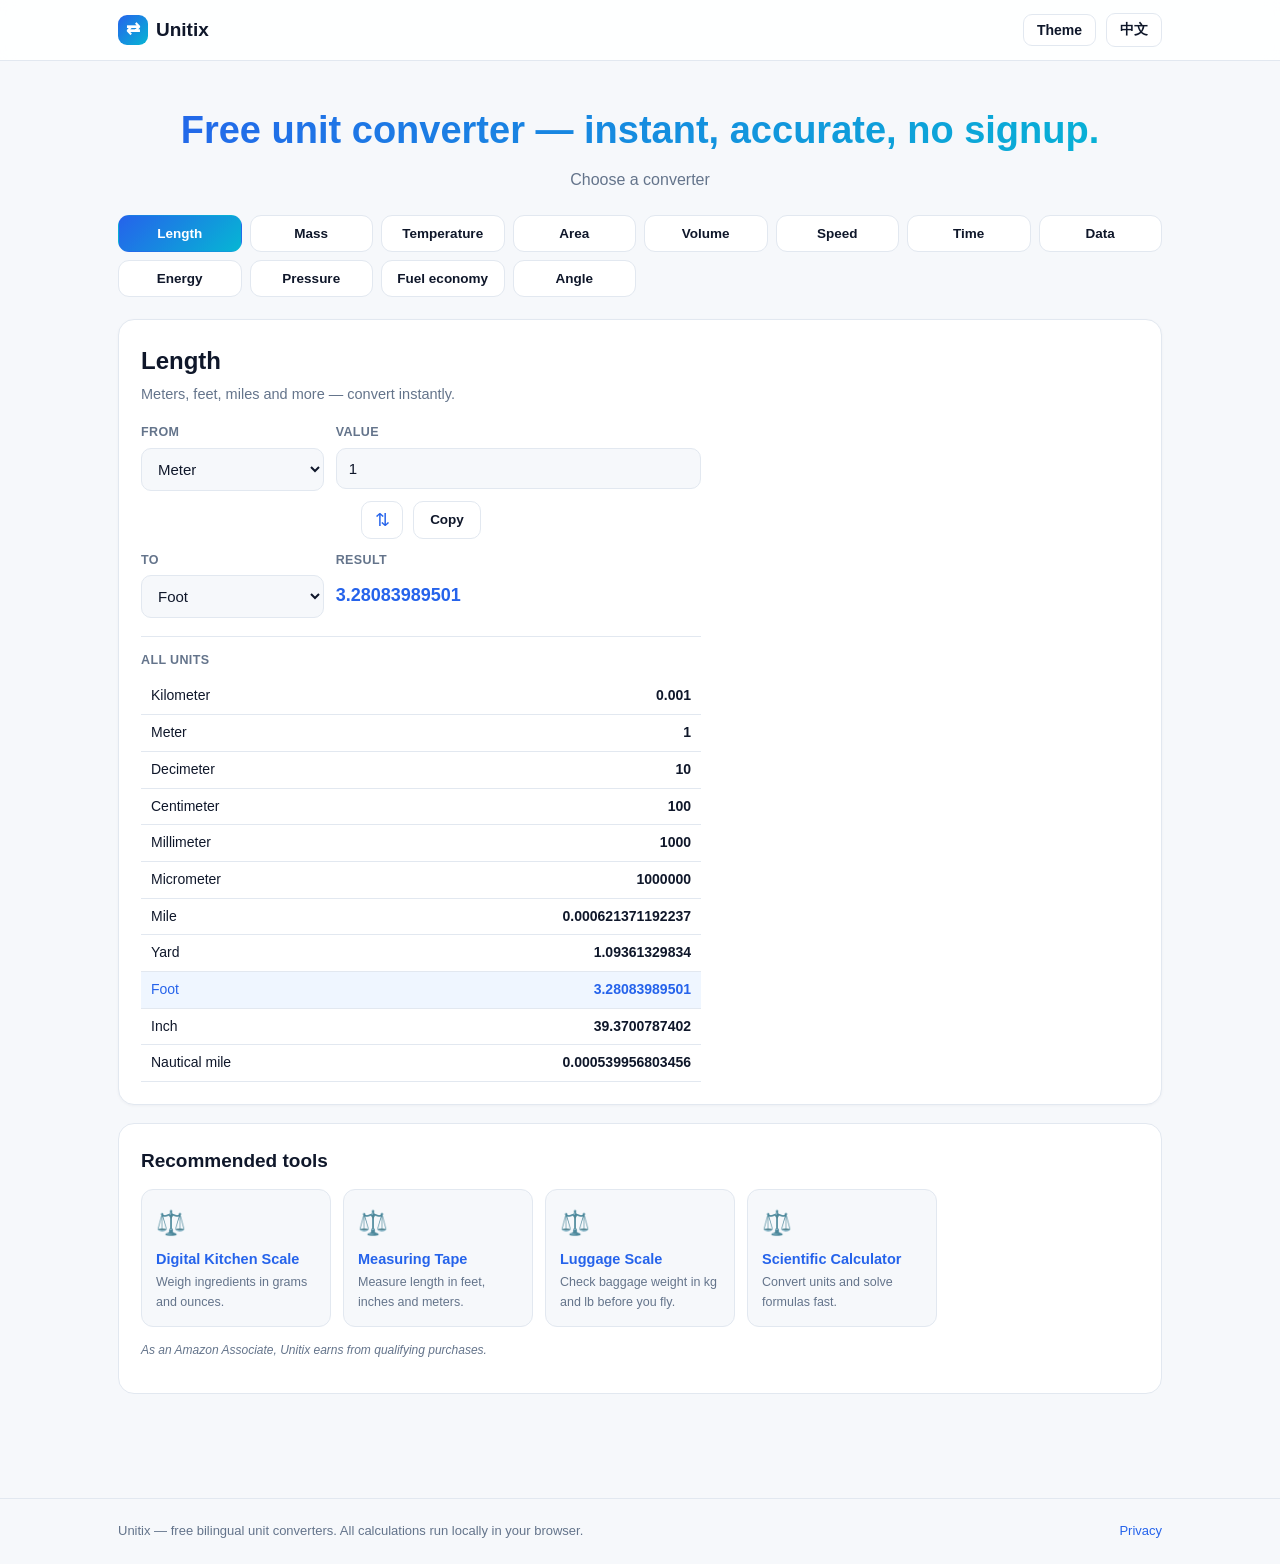
<file: index.html>
<!DOCTYPE html>
<html lang="en" data-theme="light">
<head>
<meta charset="utf-8"/>
<meta name="viewport" content="width=device-width, initial-scale=1"/>
<title>Unitix — Free Unit Converter (Length, Mass, Temperature and more)</title>
<meta name="description" content="Unitix is a free bilingual unit converter. Convert length, mass, temperature, area, volume, speed, time, data, energy, pressure, fuel economy and angle instantly — no signup, all in your browser."/>
<link rel="canonical" href="https://unitix.com/"/>
<link rel="alternate" hreflang="en" href="https://unitix.com/"/>
<link rel="alternate" hreflang="zh-CN" href="https://unitix.com/?lang=zh"/>
<link rel="alternate" hreflang="x-default" href="https://unitix.com/"/>
<meta property="og:title" content="Unitix — Free Unit Converter"/>
<meta property="og:description" content="Convert units instantly. Free, bilingual, no signup."/>
<meta property="og:type" content="website"/>
<meta property="og:image" content="https://unitix.com/og-image.png"/>
<meta name="twitter:card" content="summary_large_image"/>
<link rel="icon" type="image/svg+xml" href="favicon.svg"/>
<link rel="stylesheet" href="styles.css"/>
<!-- Google AdSense — Auto Ads mode (inert placeholder). Activate by replacing ca-pub-XXXXXXXXXXXXXX with your real publisher ID and removing the comment wrapper. -->
<!-- <script async src="https://pagead2.googlesyndication.com/pagead/js/adsbygoogle.js?client=ca-pub-XXXXXXXXXXXXXX" crossorigin="anonymous"></script> -->
<script type="application/ld+json">{"@context": "https://schema.org", "@type": "WebSite", "name": "Unitix", "url": "https://unitix.com/", "inLanguage": ["en", "zh-CN"], "description": "Free bilingual unit converters: length, mass, temperature, area, volume, speed, time, data, energy, pressure, fuel economy and angle."}</script>
<script type="application/ld+json">{"@context": "https://schema.org", "@type": "Organization", "name": "Unitix", "url": "https://unitix.com/", "inLanguage": ["en", "zh-CN"]}</script>
<script type="application/ld+json">{"@context": "https://schema.org", "@type": "ItemList", "itemListElement": [{"@type": "ListItem", "position": 1, "url": "https://unitix.com/tools/length.html", "name": "Length Converter"}, {"@type": "ListItem", "position": 2, "url": "https://unitix.com/tools/mass.html", "name": "Mass Converter"}, {"@type": "ListItem", "position": 3, "url": "https://unitix.com/tools/temperature.html", "name": "Temperature Converter"}, {"@type": "ListItem", "position": 4, "url": "https://unitix.com/tools/area.html", "name": "Area Converter"}, {"@type": "ListItem", "position": 5, "url": "https://unitix.com/tools/volume.html", "name": "Volume Converter"}, {"@type": "ListItem", "position": 6, "url": "https://unitix.com/tools/speed.html", "name": "Speed Converter"}, {"@type": "ListItem", "position": 7, "url": "https://unitix.com/tools/time.html", "name": "Time Converter"}, {"@type": "ListItem", "position": 8, "url": "https://unitix.com/tools/data.html", "name": "Data Converter"}, {"@type": "ListItem", "position": 9, "url": "https://unitix.com/tools/energy.html", "name": "Energy Converter"}, {"@type": "ListItem", "position": 10, "url": "https://unitix.com/tools/pressure.html", "name": "Pressure Converter"}, {"@type": "ListItem", "position": 11, "url": "https://unitix.com/tools/fuel.html", "name": "Fuel economy Converter"}, {"@type": "ListItem", "position": 12, "url": "https://unitix.com/tools/angle.html", "name": "Angle Converter"}]}</script>
<script type="application/ld+json">{"@context": "https://schema.org", "@type": "FAQPage", "inLanguage": ["en", "zh-CN"], "mainEntity": [{"@type": "Question", "name": "Is Unitix free?", "acceptedAnswer": {"@type": "Answer", "text": "Yes. All converters are free and run entirely in your browser."}}, {"@type": "Question", "name": "Do I need to sign up?", "acceptedAnswer": {"@type": "Answer", "text": "No account or login is required."}}, {"@type": "Question", "name": "How accurate are the conversions?", "acceptedAnswer": {"@type": "Answer", "text": "We use internationally recognized conversion factors — SI units plus standard imperial and US customary values."}}, {"@type": "Question", "name": "Does Unitix work offline?", "acceptedAnswer": {"@type": "Answer", "text": "The calculations run locally in your browser; only ads and affiliate links need a connection."}}]}</script>
</head>
<body>
<header class="site-header"><div class="wrap nav">
  <a class="logo" href="index.html"><span class="mark">⇄</span><span>Unitix</span></a>
  <span class="spacer"></span>
  <button class="toggle" id="theme-btn" data-i18n="theme" aria-label="Toggle theme">Theme</button>
  <button class="toggle" id="lang-btn" aria-label="Toggle language">中文</button>
</div></header>
<main class="wrap">
  <section class="hero">
    <h1 data-i18n="tagline">Free unit converter — instant, accurate, no signup.</h1>
    <p class="lead" data-i18n="choose">Choose a converter</p>
  </section>
  <nav class="tabs" id="tabs"><button class="tab" data-tab="length" data-en="Length" data-zh="长度">Length</button>
<button class="tab" data-tab="mass" data-en="Mass" data-zh="质量">Mass</button>
<button class="tab" data-tab="temperature" data-en="Temperature" data-zh="温度">Temperature</button>
<button class="tab" data-tab="area" data-en="Area" data-zh="面积">Area</button>
<button class="tab" data-tab="volume" data-en="Volume" data-zh="体积">Volume</button>
<button class="tab" data-tab="speed" data-en="Speed" data-zh="速度">Speed</button>
<button class="tab" data-tab="time" data-en="Time" data-zh="时间">Time</button>
<button class="tab" data-tab="data" data-en="Data" data-zh="数据">Data</button>
<button class="tab" data-tab="energy" data-en="Energy" data-zh="能量">Energy</button>
<button class="tab" data-tab="pressure" data-en="Pressure" data-zh="压强">Pressure</button>
<button class="tab" data-tab="fuel" data-en="Fuel economy" data-zh="油耗">Fuel economy</button>
<button class="tab" data-tab="angle" data-en="Angle" data-zh="角度">Angle</button></nav>
  <div class="panels"><section class="panel" id="p-length" aria-label="Length converter">
  <h2 data-en="Length" data-zh="长度">Length</h2>
  <p class="ptag" data-en="Meters, feet, miles and more — convert instantly." data-zh="米、英尺、英里等——即时换算。">Meters, feet, miles and more — convert instantly.</p>
  <div class="conv" data-conv="length">
    <div class="crow">
      <div class="field"><label data-i18n="from">From</label>
        <select class="from" data-conv="length"><option value="kilometer" data-en="Kilometer" data-zh="千米">Kilometer</option>
<option value="meter" data-en="Meter" data-zh="米" selected>Meter</option>
<option value="decimeter" data-en="Decimeter" data-zh="分米">Decimeter</option>
<option value="centimeter" data-en="Centimeter" data-zh="厘米">Centimeter</option>
<option value="millimeter" data-en="Millimeter" data-zh="毫米">Millimeter</option>
<option value="micrometer" data-en="Micrometer" data-zh="微米">Micrometer</option>
<option value="mile" data-en="Mile" data-zh="英里">Mile</option>
<option value="yard" data-en="Yard" data-zh="码">Yard</option>
<option value="foot" data-en="Foot" data-zh="英尺">Foot</option>
<option value="inch" data-en="Inch" data-zh="英寸">Inch</option>
<option value="nautical_mile" data-en="Nautical mile" data-zh="海里">Nautical mile</option></select></div>
      <div class="field grow"><label data-i18n="value">Value</label>
        <input class="val" type="number" inputmode="decimal" value="1" /></div>
    </div>
    <div class="swaprow">
      <button class="swap" data-conv="length" aria-label="Swap">⇅</button>
      <button class="copy" data-conv="length" data-i18n="copy">Copy</button>
    </div>
    <div class="crow">
      <div class="field"><label data-i18n="to">To</label>
        <select class="to" data-conv="length"><option value="kilometer" data-en="Kilometer" data-zh="千米">Kilometer</option>
<option value="meter" data-en="Meter" data-zh="米">Meter</option>
<option value="decimeter" data-en="Decimeter" data-zh="分米">Decimeter</option>
<option value="centimeter" data-en="Centimeter" data-zh="厘米">Centimeter</option>
<option value="millimeter" data-en="Millimeter" data-zh="毫米">Millimeter</option>
<option value="micrometer" data-en="Micrometer" data-zh="微米">Micrometer</option>
<option value="mile" data-en="Mile" data-zh="英里">Mile</option>
<option value="yard" data-en="Yard" data-zh="码">Yard</option>
<option value="foot" data-en="Foot" data-zh="英尺" selected>Foot</option>
<option value="inch" data-en="Inch" data-zh="英寸">Inch</option>
<option value="nautical_mile" data-en="Nautical mile" data-zh="海里">Nautical mile</option></select></div>
      <div class="field grow"><label data-i18n="result">Result</label>
        <output class="res">—</output></div>
    </div>
    <div class="tablewrap">
      <div class="thdr" data-i18n="all_units">All units</div>
      <table class="ctable"><tbody></tbody></table>
    </div>
  </div>
</section>

<section class="panel" id="p-mass" aria-label="Mass converter">
  <h2 data-en="Mass" data-zh="质量">Mass</h2>
  <p class="ptag" data-en="Kilograms, pounds, ounces and stones — convert instantly." data-zh="千克、磅、盎司、英石——即时换算。">Kilograms, pounds, ounces and stones — convert instantly.</p>
  <div class="conv" data-conv="mass">
    <div class="crow">
      <div class="field"><label data-i18n="from">From</label>
        <select class="from" data-conv="mass"><option value="metric_ton" data-en="Metric ton" data-zh="公吨">Metric ton</option>
<option value="kilogram" data-en="Kilogram" data-zh="千克" selected>Kilogram</option>
<option value="gram" data-en="Gram" data-zh="克">Gram</option>
<option value="milligram" data-en="Milligram" data-zh="毫克">Milligram</option>
<option value="pound" data-en="Pound" data-zh="磅">Pound</option>
<option value="ounce" data-en="Ounce" data-zh="盎司">Ounce</option>
<option value="stone" data-en="Stone" data-zh="英石">Stone</option>
<option value="us_ton" data-en="US ton" data-zh="美吨">US ton</option></select></div>
      <div class="field grow"><label data-i18n="value">Value</label>
        <input class="val" type="number" inputmode="decimal" value="1" /></div>
    </div>
    <div class="swaprow">
      <button class="swap" data-conv="mass" aria-label="Swap">⇅</button>
      <button class="copy" data-conv="mass" data-i18n="copy">Copy</button>
    </div>
    <div class="crow">
      <div class="field"><label data-i18n="to">To</label>
        <select class="to" data-conv="mass"><option value="metric_ton" data-en="Metric ton" data-zh="公吨">Metric ton</option>
<option value="kilogram" data-en="Kilogram" data-zh="千克">Kilogram</option>
<option value="gram" data-en="Gram" data-zh="克">Gram</option>
<option value="milligram" data-en="Milligram" data-zh="毫克">Milligram</option>
<option value="pound" data-en="Pound" data-zh="磅" selected>Pound</option>
<option value="ounce" data-en="Ounce" data-zh="盎司">Ounce</option>
<option value="stone" data-en="Stone" data-zh="英石">Stone</option>
<option value="us_ton" data-en="US ton" data-zh="美吨">US ton</option></select></div>
      <div class="field grow"><label data-i18n="result">Result</label>
        <output class="res">—</output></div>
    </div>
    <div class="tablewrap">
      <div class="thdr" data-i18n="all_units">All units</div>
      <table class="ctable"><tbody></tbody></table>
    </div>
  </div>
</section>

<section class="panel" id="p-temperature" aria-label="Temperature converter">
  <h2 data-en="Temperature" data-zh="温度">Temperature</h2>
  <p class="ptag" data-en="Celsius, Fahrenheit and Kelvin — convert instantly." data-zh="摄氏度、华氏度、开尔文——即时换算。">Celsius, Fahrenheit and Kelvin — convert instantly.</p>
  <div class="conv" data-conv="temperature">
    <div class="crow">
      <div class="field"><label data-i18n="from">From</label>
        <select class="from" data-conv="temperature"><option value="celsius" data-en="Celsius" data-zh="摄氏度" selected>Celsius</option>
<option value="fahrenheit" data-en="Fahrenheit" data-zh="华氏度">Fahrenheit</option>
<option value="kelvin" data-en="Kelvin" data-zh="开尔文">Kelvin</option></select></div>
      <div class="field grow"><label data-i18n="value">Value</label>
        <input class="val" type="number" inputmode="decimal" value="1" /></div>
    </div>
    <div class="swaprow">
      <button class="swap" data-conv="temperature" aria-label="Swap">⇅</button>
      <button class="copy" data-conv="temperature" data-i18n="copy">Copy</button>
    </div>
    <div class="crow">
      <div class="field"><label data-i18n="to">To</label>
        <select class="to" data-conv="temperature"><option value="celsius" data-en="Celsius" data-zh="摄氏度">Celsius</option>
<option value="fahrenheit" data-en="Fahrenheit" data-zh="华氏度" selected>Fahrenheit</option>
<option value="kelvin" data-en="Kelvin" data-zh="开尔文">Kelvin</option></select></div>
      <div class="field grow"><label data-i18n="result">Result</label>
        <output class="res">—</output></div>
    </div>
    <div class="tablewrap">
      <div class="thdr" data-i18n="all_units">All units</div>
      <table class="ctable"><tbody></tbody></table>
    </div>
  </div>
</section>

<section class="panel" id="p-area" aria-label="Area converter">
  <h2 data-en="Area" data-zh="面积">Area</h2>
  <p class="ptag" data-en="Square meters, feet, acres, hectares — convert instantly." data-zh="平方米、平方英尺、英亩、公顷——即时换算。">Square meters, feet, acres, hectares — convert instantly.</p>
  <div class="conv" data-conv="area">
    <div class="crow">
      <div class="field"><label data-i18n="from">From</label>
        <select class="from" data-conv="area"><option value="sq_kilometer" data-en="Square kilometer" data-zh="平方千米">Square kilometer</option>
<option value="square_meter" data-en="Square meter" data-zh="平方米" selected>Square meter</option>
<option value="square_centimeter" data-en="Square centimeter" data-zh="平方厘米">Square centimeter</option>
<option value="hectare" data-en="Hectare" data-zh="公顷">Hectare</option>
<option value="acre" data-en="Acre" data-zh="英亩">Acre</option>
<option value="square_foot" data-en="Square foot" data-zh="平方英尺">Square foot</option>
<option value="square_inch" data-en="Square inch" data-zh="平方英寸">Square inch</option>
<option value="square_mile" data-en="Square mile" data-zh="平方英里">Square mile</option></select></div>
      <div class="field grow"><label data-i18n="value">Value</label>
        <input class="val" type="number" inputmode="decimal" value="1" /></div>
    </div>
    <div class="swaprow">
      <button class="swap" data-conv="area" aria-label="Swap">⇅</button>
      <button class="copy" data-conv="area" data-i18n="copy">Copy</button>
    </div>
    <div class="crow">
      <div class="field"><label data-i18n="to">To</label>
        <select class="to" data-conv="area"><option value="sq_kilometer" data-en="Square kilometer" data-zh="平方千米">Square kilometer</option>
<option value="square_meter" data-en="Square meter" data-zh="平方米">Square meter</option>
<option value="square_centimeter" data-en="Square centimeter" data-zh="平方厘米">Square centimeter</option>
<option value="hectare" data-en="Hectare" data-zh="公顷">Hectare</option>
<option value="acre" data-en="Acre" data-zh="英亩">Acre</option>
<option value="square_foot" data-en="Square foot" data-zh="平方英尺" selected>Square foot</option>
<option value="square_inch" data-en="Square inch" data-zh="平方英寸">Square inch</option>
<option value="square_mile" data-en="Square mile" data-zh="平方英里">Square mile</option></select></div>
      <div class="field grow"><label data-i18n="result">Result</label>
        <output class="res">—</output></div>
    </div>
    <div class="tablewrap">
      <div class="thdr" data-i18n="all_units">All units</div>
      <table class="ctable"><tbody></tbody></table>
    </div>
  </div>
</section>

<section class="panel" id="p-volume" aria-label="Volume converter">
  <h2 data-en="Volume" data-zh="体积">Volume</h2>
  <p class="ptag" data-en="Liters, gallons, cups and more — convert instantly." data-zh="升、加仑、杯等——即时换算。">Liters, gallons, cups and more — convert instantly.</p>
  <div class="conv" data-conv="volume">
    <div class="crow">
      <div class="field"><label data-i18n="from">From</label>
        <select class="from" data-conv="volume"><option value="cubic_meter" data-en="Cubic meter" data-zh="立方米">Cubic meter</option>
<option value="liter" data-en="Liter" data-zh="升" selected>Liter</option>
<option value="milliliter" data-en="Milliliter" data-zh="毫升">Milliliter</option>
<option value="gallon_us" data-en="Gallon (US)" data-zh="加仑(美)">Gallon (US)</option>
<option value="quart_us" data-en="Quart (US)" data-zh="夸脱(美)">Quart (US)</option>
<option value="pint_us" data-en="Pint (US)" data-zh="品脱(美)">Pint (US)</option>
<option value="cup_us" data-en="Cup (US)" data-zh="杯(美)">Cup (US)</option>
<option value="fluid_ounce_us" data-en="Fluid ounce (US)" data-zh="液量盎司(美)">Fluid ounce (US)</option>
<option value="tablespoon_us" data-en="Tablespoon (US)" data-zh="汤匙(美)">Tablespoon (US)</option>
<option value="teaspoon_us" data-en="Teaspoon (US)" data-zh="茶匙(美)">Teaspoon (US)</option>
<option value="cubic_foot" data-en="Cubic foot" data-zh="立方英尺">Cubic foot</option>
<option value="cubic_inch" data-en="Cubic inch" data-zh="立方英寸">Cubic inch</option></select></div>
      <div class="field grow"><label data-i18n="value">Value</label>
        <input class="val" type="number" inputmode="decimal" value="1" /></div>
    </div>
    <div class="swaprow">
      <button class="swap" data-conv="volume" aria-label="Swap">⇅</button>
      <button class="copy" data-conv="volume" data-i18n="copy">Copy</button>
    </div>
    <div class="crow">
      <div class="field"><label data-i18n="to">To</label>
        <select class="to" data-conv="volume"><option value="cubic_meter" data-en="Cubic meter" data-zh="立方米">Cubic meter</option>
<option value="liter" data-en="Liter" data-zh="升">Liter</option>
<option value="milliliter" data-en="Milliliter" data-zh="毫升">Milliliter</option>
<option value="gallon_us" data-en="Gallon (US)" data-zh="加仑(美)" selected>Gallon (US)</option>
<option value="quart_us" data-en="Quart (US)" data-zh="夸脱(美)">Quart (US)</option>
<option value="pint_us" data-en="Pint (US)" data-zh="品脱(美)">Pint (US)</option>
<option value="cup_us" data-en="Cup (US)" data-zh="杯(美)">Cup (US)</option>
<option value="fluid_ounce_us" data-en="Fluid ounce (US)" data-zh="液量盎司(美)">Fluid ounce (US)</option>
<option value="tablespoon_us" data-en="Tablespoon (US)" data-zh="汤匙(美)">Tablespoon (US)</option>
<option value="teaspoon_us" data-en="Teaspoon (US)" data-zh="茶匙(美)">Teaspoon (US)</option>
<option value="cubic_foot" data-en="Cubic foot" data-zh="立方英尺">Cubic foot</option>
<option value="cubic_inch" data-en="Cubic inch" data-zh="立方英寸">Cubic inch</option></select></div>
      <div class="field grow"><label data-i18n="result">Result</label>
        <output class="res">—</output></div>
    </div>
    <div class="tablewrap">
      <div class="thdr" data-i18n="all_units">All units</div>
      <table class="ctable"><tbody></tbody></table>
    </div>
  </div>
</section>

<section class="panel" id="p-speed" aria-label="Speed converter">
  <h2 data-en="Speed" data-zh="速度">Speed</h2>
  <p class="ptag" data-en="km/h, mph, knots, mach — convert instantly." data-zh="公里/时、英里/时、节、马赫——即时换算。">km/h, mph, knots, mach — convert instantly.</p>
  <div class="conv" data-conv="speed">
    <div class="crow">
      <div class="field"><label data-i18n="from">From</label>
        <select class="from" data-conv="speed"><option value="mps" data-en="Meter/second" data-zh="米/秒">Meter/second</option>
<option value="kmh" data-en="Kilometer/hour" data-zh="千米/时" selected>Kilometer/hour</option>
<option value="mph" data-en="Mile/hour" data-zh="英里/时">Mile/hour</option>
<option value="fps" data-en="Foot/second" data-zh="英尺/秒">Foot/second</option>
<option value="knot" data-en="Knot" data-zh="节">Knot</option>
<option value="mach" data-en="Mach" data-zh="马赫">Mach</option></select></div>
      <div class="field grow"><label data-i18n="value">Value</label>
        <input class="val" type="number" inputmode="decimal" value="1" /></div>
    </div>
    <div class="swaprow">
      <button class="swap" data-conv="speed" aria-label="Swap">⇅</button>
      <button class="copy" data-conv="speed" data-i18n="copy">Copy</button>
    </div>
    <div class="crow">
      <div class="field"><label data-i18n="to">To</label>
        <select class="to" data-conv="speed"><option value="mps" data-en="Meter/second" data-zh="米/秒">Meter/second</option>
<option value="kmh" data-en="Kilometer/hour" data-zh="千米/时">Kilometer/hour</option>
<option value="mph" data-en="Mile/hour" data-zh="英里/时" selected>Mile/hour</option>
<option value="fps" data-en="Foot/second" data-zh="英尺/秒">Foot/second</option>
<option value="knot" data-en="Knot" data-zh="节">Knot</option>
<option value="mach" data-en="Mach" data-zh="马赫">Mach</option></select></div>
      <div class="field grow"><label data-i18n="result">Result</label>
        <output class="res">—</output></div>
    </div>
    <div class="tablewrap">
      <div class="thdr" data-i18n="all_units">All units</div>
      <table class="ctable"><tbody></tbody></table>
    </div>
  </div>
</section>

<section class="panel" id="p-time" aria-label="Time converter">
  <h2 data-en="Time" data-zh="时间">Time</h2>
  <p class="ptag" data-en="Seconds, minutes, hours, days, weeks — convert instantly." data-zh="秒、分、时、天、周——即时换算。">Seconds, minutes, hours, days, weeks — convert instantly.</p>
  <div class="conv" data-conv="time">
    <div class="crow">
      <div class="field"><label data-i18n="from">From</label>
        <select class="from" data-conv="time"><option value="nanosecond" data-en="Nanosecond" data-zh="纳秒">Nanosecond</option>
<option value="microsecond" data-en="Microsecond" data-zh="微秒">Microsecond</option>
<option value="millisecond" data-en="Millisecond" data-zh="毫秒">Millisecond</option>
<option value="second" data-en="Second" data-zh="秒">Second</option>
<option value="minute" data-en="Minute" data-zh="分">Minute</option>
<option value="hour" data-en="Hour" data-zh="时" selected>Hour</option>
<option value="day" data-en="Day" data-zh="天">Day</option>
<option value="week" data-en="Week" data-zh="周">Week</option>
<option value="month" data-en="Month (avg)" data-zh="月(平均)">Month (avg)</option>
<option value="year" data-en="Year (avg)" data-zh="年(平均)">Year (avg)</option></select></div>
      <div class="field grow"><label data-i18n="value">Value</label>
        <input class="val" type="number" inputmode="decimal" value="1" /></div>
    </div>
    <div class="swaprow">
      <button class="swap" data-conv="time" aria-label="Swap">⇅</button>
      <button class="copy" data-conv="time" data-i18n="copy">Copy</button>
    </div>
    <div class="crow">
      <div class="field"><label data-i18n="to">To</label>
        <select class="to" data-conv="time"><option value="nanosecond" data-en="Nanosecond" data-zh="纳秒">Nanosecond</option>
<option value="microsecond" data-en="Microsecond" data-zh="微秒">Microsecond</option>
<option value="millisecond" data-en="Millisecond" data-zh="毫秒">Millisecond</option>
<option value="second" data-en="Second" data-zh="秒">Second</option>
<option value="minute" data-en="Minute" data-zh="分" selected>Minute</option>
<option value="hour" data-en="Hour" data-zh="时">Hour</option>
<option value="day" data-en="Day" data-zh="天">Day</option>
<option value="week" data-en="Week" data-zh="周">Week</option>
<option value="month" data-en="Month (avg)" data-zh="月(平均)">Month (avg)</option>
<option value="year" data-en="Year (avg)" data-zh="年(平均)">Year (avg)</option></select></div>
      <div class="field grow"><label data-i18n="result">Result</label>
        <output class="res">—</output></div>
    </div>
    <div class="tablewrap">
      <div class="thdr" data-i18n="all_units">All units</div>
      <table class="ctable"><tbody></tbody></table>
    </div>
  </div>
</section>

<section class="panel" id="p-data" aria-label="Data converter">
  <h2 data-en="Data" data-zh="数据">Data</h2>
  <p class="ptag" data-en="Bytes, KB, MB, GB, TB — decimal and binary — convert instantly." data-zh="字节、KB、MB、GB、TB——十进制与二进制——即时换算。">Bytes, KB, MB, GB, TB — decimal and binary — convert instantly.</p>
  <div class="conv" data-conv="data">
    <div class="crow">
      <div class="field"><label data-i18n="from">From</label>
        <select class="from" data-conv="data"><option value="bit" data-en="Bit" data-zh="比特">Bit</option>
<option value="byte" data-en="Byte" data-zh="字节">Byte</option>
<option value="kilobit" data-en="Kilobit" data-zh="千比特">Kilobit</option>
<option value="kibibit" data-en="Kibibit" data-zh="Kibibit">Kibibit</option>
<option value="kilobyte" data-en="Kilobyte (KB)" data-zh="千字节(KB)">Kilobyte (KB)</option>
<option value="kibibyte" data-en="Kibibyte (KiB)" data-zh="Kibibyte(KiB)">Kibibyte (KiB)</option>
<option value="megabyte" data-en="Megabyte (MB)" data-zh="兆字节(MB)" selected>Megabyte (MB)</option>
<option value="mebibyte" data-en="Mebibyte (MiB)" data-zh="Mebibyte(MiB)">Mebibyte (MiB)</option>
<option value="gigabyte" data-en="Gigabyte (GB)" data-zh="吉字节(GB)">Gigabyte (GB)</option>
<option value="gibibyte" data-en="Gibibyte (GiB)" data-zh="Gibibyte(GiB)">Gibibyte (GiB)</option>
<option value="terabyte" data-en="Terabyte (TB)" data-zh="太字节(TB)">Terabyte (TB)</option>
<option value="tebibyte" data-en="Tebibyte (TiB)" data-zh="Tebibyte(TiB)">Tebibyte (TiB)</option></select></div>
      <div class="field grow"><label data-i18n="value">Value</label>
        <input class="val" type="number" inputmode="decimal" value="1" /></div>
    </div>
    <div class="swaprow">
      <button class="swap" data-conv="data" aria-label="Swap">⇅</button>
      <button class="copy" data-conv="data" data-i18n="copy">Copy</button>
    </div>
    <div class="crow">
      <div class="field"><label data-i18n="to">To</label>
        <select class="to" data-conv="data"><option value="bit" data-en="Bit" data-zh="比特">Bit</option>
<option value="byte" data-en="Byte" data-zh="字节">Byte</option>
<option value="kilobit" data-en="Kilobit" data-zh="千比特">Kilobit</option>
<option value="kibibit" data-en="Kibibit" data-zh="Kibibit">Kibibit</option>
<option value="kilobyte" data-en="Kilobyte (KB)" data-zh="千字节(KB)">Kilobyte (KB)</option>
<option value="kibibyte" data-en="Kibibyte (KiB)" data-zh="Kibibyte(KiB)">Kibibyte (KiB)</option>
<option value="megabyte" data-en="Megabyte (MB)" data-zh="兆字节(MB)">Megabyte (MB)</option>
<option value="mebibyte" data-en="Mebibyte (MiB)" data-zh="Mebibyte(MiB)">Mebibyte (MiB)</option>
<option value="gigabyte" data-en="Gigabyte (GB)" data-zh="吉字节(GB)" selected>Gigabyte (GB)</option>
<option value="gibibyte" data-en="Gibibyte (GiB)" data-zh="Gibibyte(GiB)">Gibibyte (GiB)</option>
<option value="terabyte" data-en="Terabyte (TB)" data-zh="太字节(TB)">Terabyte (TB)</option>
<option value="tebibyte" data-en="Tebibyte (TiB)" data-zh="Tebibyte(TiB)">Tebibyte (TiB)</option></select></div>
      <div class="field grow"><label data-i18n="result">Result</label>
        <output class="res">—</output></div>
    </div>
    <div class="tablewrap">
      <div class="thdr" data-i18n="all_units">All units</div>
      <table class="ctable"><tbody></tbody></table>
    </div>
  </div>
</section>

<section class="panel" id="p-energy" aria-label="Energy converter">
  <h2 data-en="Energy" data-zh="能量">Energy</h2>
  <p class="ptag" data-en="Joules, calories, kWh, BTU — convert instantly." data-zh="焦耳、卡路里、千瓦时、英热单位——即时换算。">Joules, calories, kWh, BTU — convert instantly.</p>
  <div class="conv" data-conv="energy">
    <div class="crow">
      <div class="field"><label data-i18n="from">From</label>
        <select class="from" data-conv="energy"><option value="joule" data-en="Joule" data-zh="焦耳">Joule</option>
<option value="kilojoule" data-en="Kilojoule" data-zh="千焦" selected>Kilojoule</option>
<option value="calorie" data-en="Calorie" data-zh="卡路里">Calorie</option>
<option value="kilocalorie" data-en="Kilocalorie" data-zh="千卡">Kilocalorie</option>
<option value="watt_hour" data-en="Watt-hour" data-zh="瓦时">Watt-hour</option>
<option value="kilowatt_hour" data-en="Kilowatt-hour" data-zh="千瓦时">Kilowatt-hour</option>
<option value="btu" data-en="BTU" data-zh="英热单位">BTU</option>
<option value="electronvolt" data-en="Electronvolt" data-zh="电子伏特">Electronvolt</option>
<option value="foot_pound" data-en="Foot-pound" data-zh="英尺·磅">Foot-pound</option></select></div>
      <div class="field grow"><label data-i18n="value">Value</label>
        <input class="val" type="number" inputmode="decimal" value="1" /></div>
    </div>
    <div class="swaprow">
      <button class="swap" data-conv="energy" aria-label="Swap">⇅</button>
      <button class="copy" data-conv="energy" data-i18n="copy">Copy</button>
    </div>
    <div class="crow">
      <div class="field"><label data-i18n="to">To</label>
        <select class="to" data-conv="energy"><option value="joule" data-en="Joule" data-zh="焦耳">Joule</option>
<option value="kilojoule" data-en="Kilojoule" data-zh="千焦">Kilojoule</option>
<option value="calorie" data-en="Calorie" data-zh="卡路里">Calorie</option>
<option value="kilocalorie" data-en="Kilocalorie" data-zh="千卡" selected>Kilocalorie</option>
<option value="watt_hour" data-en="Watt-hour" data-zh="瓦时">Watt-hour</option>
<option value="kilowatt_hour" data-en="Kilowatt-hour" data-zh="千瓦时">Kilowatt-hour</option>
<option value="btu" data-en="BTU" data-zh="英热单位">BTU</option>
<option value="electronvolt" data-en="Electronvolt" data-zh="电子伏特">Electronvolt</option>
<option value="foot_pound" data-en="Foot-pound" data-zh="英尺·磅">Foot-pound</option></select></div>
      <div class="field grow"><label data-i18n="result">Result</label>
        <output class="res">—</output></div>
    </div>
    <div class="tablewrap">
      <div class="thdr" data-i18n="all_units">All units</div>
      <table class="ctable"><tbody></tbody></table>
    </div>
  </div>
</section>

<section class="panel" id="p-pressure" aria-label="Pressure converter">
  <h2 data-en="Pressure" data-zh="压强">Pressure</h2>
  <p class="ptag" data-en="Pascal, kPa, bar, psi, atm — convert instantly." data-zh="帕斯卡、千帕、巴、磅/平方英寸、标准大气压——即时换算。">Pascal, kPa, bar, psi, atm — convert instantly.</p>
  <div class="conv" data-conv="pressure">
    <div class="crow">
      <div class="field"><label data-i18n="from">From</label>
        <select class="from" data-conv="pressure"><option value="pascal" data-en="Pascal" data-zh="帕斯卡">Pascal</option>
<option value="kilopascal" data-en="Kilopascal" data-zh="千帕">Kilopascal</option>
<option value="bar" data-en="Bar" data-zh="巴" selected>Bar</option>
<option value="megapascal" data-en="Megapascal" data-zh="兆帕">Megapascal</option>
<option value="psi" data-en="Pound/square inch" data-zh="磅/平方英寸">Pound/square inch</option>
<option value="atm" data-en="Atmosphere" data-zh="标准大气压">Atmosphere</option>
<option value="mmhg" data-en="mmHg" data-zh="毫米汞柱">mmHg</option>
<option value="inhg" data-en="inHg" data-zh="英寸汞柱">inHg</option>
<option value="torr" data-en="Torr" data-zh="托">Torr</option></select></div>
      <div class="field grow"><label data-i18n="value">Value</label>
        <input class="val" type="number" inputmode="decimal" value="1" /></div>
    </div>
    <div class="swaprow">
      <button class="swap" data-conv="pressure" aria-label="Swap">⇅</button>
      <button class="copy" data-conv="pressure" data-i18n="copy">Copy</button>
    </div>
    <div class="crow">
      <div class="field"><label data-i18n="to">To</label>
        <select class="to" data-conv="pressure"><option value="pascal" data-en="Pascal" data-zh="帕斯卡">Pascal</option>
<option value="kilopascal" data-en="Kilopascal" data-zh="千帕">Kilopascal</option>
<option value="bar" data-en="Bar" data-zh="巴">Bar</option>
<option value="megapascal" data-en="Megapascal" data-zh="兆帕">Megapascal</option>
<option value="psi" data-en="Pound/square inch" data-zh="磅/平方英寸" selected>Pound/square inch</option>
<option value="atm" data-en="Atmosphere" data-zh="标准大气压">Atmosphere</option>
<option value="mmhg" data-en="mmHg" data-zh="毫米汞柱">mmHg</option>
<option value="inhg" data-en="inHg" data-zh="英寸汞柱">inHg</option>
<option value="torr" data-en="Torr" data-zh="托">Torr</option></select></div>
      <div class="field grow"><label data-i18n="result">Result</label>
        <output class="res">—</output></div>
    </div>
    <div class="tablewrap">
      <div class="thdr" data-i18n="all_units">All units</div>
      <table class="ctable"><tbody></tbody></table>
    </div>
  </div>
</section>

<section class="panel" id="p-fuel" aria-label="Fuel economy converter">
  <h2 data-en="Fuel economy" data-zh="油耗">Fuel economy</h2>
  <p class="ptag" data-en="L/100km and MPG (US/UK) — convert instantly." data-zh="升/100公里 与 每加仑英里(美/英)——即时换算。">L/100km and MPG (US/UK) — convert instantly.</p>
  <div class="conv" data-conv="fuel">
    <div class="crow">
      <div class="field"><label data-i18n="from">From</label>
        <select class="from" data-conv="fuel"><option value="l100" data-en="L/100 km" data-zh="升/100公里" selected>L/100 km</option>
<option value="mpg_us" data-en="MPG (US)" data-zh="每加仑英里(美)">MPG (US)</option>
<option value="mpg_uk" data-en="MPG (UK)" data-zh="每加仑英里(英)">MPG (UK)</option></select></div>
      <div class="field grow"><label data-i18n="value">Value</label>
        <input class="val" type="number" inputmode="decimal" value="1" /></div>
    </div>
    <div class="swaprow">
      <button class="swap" data-conv="fuel" aria-label="Swap">⇅</button>
      <button class="copy" data-conv="fuel" data-i18n="copy">Copy</button>
    </div>
    <div class="crow">
      <div class="field"><label data-i18n="to">To</label>
        <select class="to" data-conv="fuel"><option value="l100" data-en="L/100 km" data-zh="升/100公里">L/100 km</option>
<option value="mpg_us" data-en="MPG (US)" data-zh="每加仑英里(美)" selected>MPG (US)</option>
<option value="mpg_uk" data-en="MPG (UK)" data-zh="每加仑英里(英)">MPG (UK)</option></select></div>
      <div class="field grow"><label data-i18n="result">Result</label>
        <output class="res">—</output></div>
    </div>
    <div class="tablewrap">
      <div class="thdr" data-i18n="all_units">All units</div>
      <table class="ctable"><tbody></tbody></table>
    </div>
  </div>
</section>

<section class="panel" id="p-angle" aria-label="Angle converter">
  <h2 data-en="Angle" data-zh="角度">Angle</h2>
  <p class="ptag" data-en="Degrees, radians, gradians — convert instantly." data-zh="度、弧度、百分度——即时换算。">Degrees, radians, gradians — convert instantly.</p>
  <div class="conv" data-conv="angle">
    <div class="crow">
      <div class="field"><label data-i18n="from">From</label>
        <select class="from" data-conv="angle"><option value="degree" data-en="Degree" data-zh="度" selected>Degree</option>
<option value="radian" data-en="Radian" data-zh="弧度">Radian</option>
<option value="gradian" data-en="Gradian" data-zh="百分度">Gradian</option>
<option value="arcminute" data-en="Arcminute" data-zh="角分">Arcminute</option>
<option value="arcsecond" data-en="Arcsecond" data-zh="角秒">Arcsecond</option>
<option value="turn" data-en="Turn" data-zh="圈">Turn</option>
<option value="milliradian" data-en="Milliradian" data-zh="毫弧度">Milliradian</option></select></div>
      <div class="field grow"><label data-i18n="value">Value</label>
        <input class="val" type="number" inputmode="decimal" value="1" /></div>
    </div>
    <div class="swaprow">
      <button class="swap" data-conv="angle" aria-label="Swap">⇅</button>
      <button class="copy" data-conv="angle" data-i18n="copy">Copy</button>
    </div>
    <div class="crow">
      <div class="field"><label data-i18n="to">To</label>
        <select class="to" data-conv="angle"><option value="degree" data-en="Degree" data-zh="度">Degree</option>
<option value="radian" data-en="Radian" data-zh="弧度" selected>Radian</option>
<option value="gradian" data-en="Gradian" data-zh="百分度">Gradian</option>
<option value="arcminute" data-en="Arcminute" data-zh="角分">Arcminute</option>
<option value="arcsecond" data-en="Arcsecond" data-zh="角秒">Arcsecond</option>
<option value="turn" data-en="Turn" data-zh="圈">Turn</option>
<option value="milliradian" data-en="Milliradian" data-zh="毫弧度">Milliradian</option></select></div>
      <div class="field grow"><label data-i18n="result">Result</label>
        <output class="res">—</output></div>
    </div>
    <div class="tablewrap">
      <div class="thdr" data-i18n="all_units">All units</div>
      <table class="ctable"><tbody></tbody></table>
    </div>
  </div>
</section>
</div>
  <section class="az"><h2 data-i18n="amazon_title">Recommended tools</h2><div class="az-grid">
<a class="az-card" href="https://www.amazon.com/s?k=digital+kitchen+scale&tag=unitix-20" rel="sponsored nofollow noopener" target="_blank"><div class="az-ico">⚖️</div><div class="az-name" data-en="Digital Kitchen Scale" data-zh="电子厨房秤">Digital Kitchen Scale</div><div class="az-desc" data-en="Weigh ingredients in grams and ounces." data-zh="称量食材的克与盎司。">Weigh ingredients in grams and ounces.</div></a>
<a class="az-card" href="https://www.amazon.com/s?k=measuring+tape&tag=unitix-20" rel="sponsored nofollow noopener" target="_blank"><div class="az-ico">⚖️</div><div class="az-name" data-en="Measuring Tape" data-zh="卷尺">Measuring Tape</div><div class="az-desc" data-en="Measure length in feet, inches and meters." data-zh="以英尺、英寸、米测量长度。">Measure length in feet, inches and meters.</div></a>
<a class="az-card" href="https://www.amazon.com/s?k=travel+luggage+scale&tag=unitix-20" rel="sponsored nofollow noopener" target="_blank"><div class="az-ico">⚖️</div><div class="az-name" data-en="Luggage Scale" data-zh="行李秤">Luggage Scale</div><div class="az-desc" data-en="Check baggage weight in kg and lb before you fly." data-zh="出行前用千克和磅核对行李重量。">Check baggage weight in kg and lb before you fly.</div></a>
<a class="az-card" href="https://www.amazon.com/s?k=scientific+calculator&tag=unitix-20" rel="sponsored nofollow noopener" target="_blank"><div class="az-ico">⚖️</div><div class="az-name" data-en="Scientific Calculator" data-zh="科学计算器">Scientific Calculator</div><div class="az-desc" data-en="Convert units and solve formulas fast." data-zh="快速换算单位并计算公式。">Convert units and solve formulas fast.</div></a>
</div><p class="az-disc" data-i18n="disclosure">As an Amazon Associate, Unitix earns from qualifying purchases.</p></section>
</main>
<footer><div class="wrap foot">
  <span data-i18n="footer_note">Unitix — free bilingual unit converters. All calculations run locally in your browser.</span>
  <span class="links"><a href="privacy.html" data-i18n="privacy">Privacy</a></span>
</div></footer>
<script>window.UNITIX_CONV={"length": {"kind": "linear", "special": null, "from": "meter", "to": "foot", "units": [{"k": "kilometer", "en": "Kilometer", "zh": "千米", "f": 1000}, {"k": "meter", "en": "Meter", "zh": "米", "f": 1}, {"k": "decimeter", "en": "Decimeter", "zh": "分米", "f": 0.1}, {"k": "centimeter", "en": "Centimeter", "zh": "厘米", "f": 0.01}, {"k": "millimeter", "en": "Millimeter", "zh": "毫米", "f": 0.001}, {"k": "micrometer", "en": "Micrometer", "zh": "微米", "f": 1e-06}, {"k": "mile", "en": "Mile", "zh": "英里", "f": 1609.344}, {"k": "yard", "en": "Yard", "zh": "码", "f": 0.9144}, {"k": "foot", "en": "Foot", "zh": "英尺", "f": 0.3048}, {"k": "inch", "en": "Inch", "zh": "英寸", "f": 0.0254}, {"k": "nautical_mile", "en": "Nautical mile", "zh": "海里", "f": 1852}]}, "mass": {"kind": "linear", "special": null, "from": "kilogram", "to": "pound", "units": [{"k": "metric_ton", "en": "Metric ton", "zh": "公吨", "f": 1000}, {"k": "kilogram", "en": "Kilogram", "zh": "千克", "f": 1}, {"k": "gram", "en": "Gram", "zh": "克", "f": 0.001}, {"k": "milligram", "en": "Milligram", "zh": "毫克", "f": 1e-06}, {"k": "pound", "en": "Pound", "zh": "磅", "f": 0.45359237}, {"k": "ounce", "en": "Ounce", "zh": "盎司", "f": 0.028349523125}, {"k": "stone", "en": "Stone", "zh": "英石", "f": 6.35029318}, {"k": "us_ton", "en": "US ton", "zh": "美吨", "f": 907.18474}]}, "temperature": {"kind": "special", "special": "temperature", "from": "celsius", "to": "fahrenheit", "units": [{"k": "celsius", "en": "Celsius", "zh": "摄氏度", "f": 1}, {"k": "fahrenheit", "en": "Fahrenheit", "zh": "华氏度", "f": 1}, {"k": "kelvin", "en": "Kelvin", "zh": "开尔文", "f": 1}]}, "area": {"kind": "linear", "special": null, "from": "square_meter", "to": "square_foot", "units": [{"k": "sq_kilometer", "en": "Square kilometer", "zh": "平方千米", "f": 1000000.0}, {"k": "square_meter", "en": "Square meter", "zh": "平方米", "f": 1}, {"k": "square_centimeter", "en": "Square centimeter", "zh": "平方厘米", "f": 0.0001}, {"k": "hectare", "en": "Hectare", "zh": "公顷", "f": 10000}, {"k": "acre", "en": "Acre", "zh": "英亩", "f": 4046.8564224}, {"k": "square_foot", "en": "Square foot", "zh": "平方英尺", "f": 0.09290304}, {"k": "square_inch", "en": "Square inch", "zh": "平方英寸", "f": 0.00064516}, {"k": "square_mile", "en": "Square mile", "zh": "平方英里", "f": 2589988.110336}]}, "volume": {"kind": "linear", "special": null, "from": "liter", "to": "gallon_us", "units": [{"k": "cubic_meter", "en": "Cubic meter", "zh": "立方米", "f": 1000}, {"k": "liter", "en": "Liter", "zh": "升", "f": 1}, {"k": "milliliter", "en": "Milliliter", "zh": "毫升", "f": 0.001}, {"k": "gallon_us", "en": "Gallon (US)", "zh": "加仑(美)", "f": 3.785411784}, {"k": "quart_us", "en": "Quart (US)", "zh": "夸脱(美)", "f": 0.946352946}, {"k": "pint_us", "en": "Pint (US)", "zh": "品脱(美)", "f": 0.473176473}, {"k": "cup_us", "en": "Cup (US)", "zh": "杯(美)", "f": 0.2365882365}, {"k": "fluid_ounce_us", "en": "Fluid ounce (US)", "zh": "液量盎司(美)", "f": 0.0295735295625}, {"k": "tablespoon_us", "en": "Tablespoon (US)", "zh": "汤匙(美)", "f": 0.01478676478125}, {"k": "teaspoon_us", "en": "Teaspoon (US)", "zh": "茶匙(美)", "f": 0.00492892159375}, {"k": "cubic_foot", "en": "Cubic foot", "zh": "立方英尺", "f": 28.316846592}, {"k": "cubic_inch", "en": "Cubic inch", "zh": "立方英寸", "f": 0.016387064}]}, "speed": {"kind": "linear", "special": null, "from": "kmh", "to": "mph", "units": [{"k": "mps", "en": "Meter/second", "zh": "米/秒", "f": 1}, {"k": "kmh", "en": "Kilometer/hour", "zh": "千米/时", "f": 0.277777777777778}, {"k": "mph", "en": "Mile/hour", "zh": "英里/时", "f": 0.44704}, {"k": "fps", "en": "Foot/second", "zh": "英尺/秒", "f": 0.3048}, {"k": "knot", "en": "Knot", "zh": "节", "f": 0.514444444444444}, {"k": "mach", "en": "Mach", "zh": "马赫", "f": 340.29}]}, "time": {"kind": "linear", "special": null, "from": "hour", "to": "minute", "units": [{"k": "nanosecond", "en": "Nanosecond", "zh": "纳秒", "f": 1e-09}, {"k": "microsecond", "en": "Microsecond", "zh": "微秒", "f": 1e-06}, {"k": "millisecond", "en": "Millisecond", "zh": "毫秒", "f": 0.001}, {"k": "second", "en": "Second", "zh": "秒", "f": 1}, {"k": "minute", "en": "Minute", "zh": "分", "f": 60}, {"k": "hour", "en": "Hour", "zh": "时", "f": 3600}, {"k": "day", "en": "Day", "zh": "天", "f": 86400}, {"k": "week", "en": "Week", "zh": "周", "f": 604800}, {"k": "month", "en": "Month (avg)", "zh": "月(平均)", "f": 2629800}, {"k": "year", "en": "Year (avg)", "zh": "年(平均)", "f": 31557600}]}, "data": {"kind": "linear", "special": null, "from": "megabyte", "to": "gigabyte", "units": [{"k": "bit", "en": "Bit", "zh": "比特", "f": 0.125}, {"k": "byte", "en": "Byte", "zh": "字节", "f": 1}, {"k": "kilobit", "en": "Kilobit", "zh": "千比特", "f": 125}, {"k": "kibibit", "en": "Kibibit", "zh": "Kibibit", "f": 128}, {"k": "kilobyte", "en": "Kilobyte (KB)", "zh": "千字节(KB)", "f": 1000}, {"k": "kibibyte", "en": "Kibibyte (KiB)", "zh": "Kibibyte(KiB)", "f": 1024}, {"k": "megabyte", "en": "Megabyte (MB)", "zh": "兆字节(MB)", "f": 1000000.0}, {"k": "mebibyte", "en": "Mebibyte (MiB)", "zh": "Mebibyte(MiB)", "f": 1048576}, {"k": "gigabyte", "en": "Gigabyte (GB)", "zh": "吉字节(GB)", "f": 1000000000.0}, {"k": "gibibyte", "en": "Gibibyte (GiB)", "zh": "Gibibyte(GiB)", "f": 1073741824}, {"k": "terabyte", "en": "Terabyte (TB)", "zh": "太字节(TB)", "f": 1000000000000.0}, {"k": "tebibyte", "en": "Tebibyte (TiB)", "zh": "Tebibyte(TiB)", "f": 1099511627776}]}, "energy": {"kind": "linear", "special": null, "from": "kilojoule", "to": "kilocalorie", "units": [{"k": "joule", "en": "Joule", "zh": "焦耳", "f": 1}, {"k": "kilojoule", "en": "Kilojoule", "zh": "千焦", "f": 1000}, {"k": "calorie", "en": "Calorie", "zh": "卡路里", "f": 4.184}, {"k": "kilocalorie", "en": "Kilocalorie", "zh": "千卡", "f": 4184}, {"k": "watt_hour", "en": "Watt-hour", "zh": "瓦时", "f": 3600}, {"k": "kilowatt_hour", "en": "Kilowatt-hour", "zh": "千瓦时", "f": 3600000}, {"k": "btu", "en": "BTU", "zh": "英热单位", "f": 1055.05585262}, {"k": "electronvolt", "en": "Electronvolt", "zh": "电子伏特", "f": 1.602176634e-19}, {"k": "foot_pound", "en": "Foot-pound", "zh": "英尺·磅", "f": 1.3558179483314}]}, "pressure": {"kind": "linear", "special": null, "from": "bar", "to": "psi", "units": [{"k": "pascal", "en": "Pascal", "zh": "帕斯卡", "f": 1}, {"k": "kilopascal", "en": "Kilopascal", "zh": "千帕", "f": 1000}, {"k": "bar", "en": "Bar", "zh": "巴", "f": 100000}, {"k": "megapascal", "en": "Megapascal", "zh": "兆帕", "f": 1000000.0}, {"k": "psi", "en": "Pound/square inch", "zh": "磅/平方英寸", "f": 6894.757293168}, {"k": "atm", "en": "Atmosphere", "zh": "标准大气压", "f": 101325}, {"k": "mmhg", "en": "mmHg", "zh": "毫米汞柱", "f": 133.322387415}, {"k": "inhg", "en": "inHg", "zh": "英寸汞柱", "f": 3386.389}, {"k": "torr", "en": "Torr", "zh": "托", "f": 133.322368421}]}, "fuel": {"kind": "special", "special": "fuel", "from": "l100", "to": "mpg_us", "units": [{"k": "l100", "en": "L/100 km", "zh": "升/100公里", "f": 1}, {"k": "mpg_us", "en": "MPG (US)", "zh": "每加仑英里(美)", "f": 1}, {"k": "mpg_uk", "en": "MPG (UK)", "zh": "每加仑英里(英)", "f": 1}]}, "angle": {"kind": "linear", "special": null, "from": "degree", "to": "radian", "units": [{"k": "degree", "en": "Degree", "zh": "度", "f": 1}, {"k": "radian", "en": "Radian", "zh": "弧度", "f": 57.29577951308232}, {"k": "gradian", "en": "Gradian", "zh": "百分度", "f": 0.9}, {"k": "arcminute", "en": "Arcminute", "zh": "角分", "f": 0.016666666666666666}, {"k": "arcsecond", "en": "Arcsecond", "zh": "角秒", "f": 0.0002777777777777778}, {"k": "turn", "en": "Turn", "zh": "圈", "f": 360}, {"k": "milliradian", "en": "Milliradian", "zh": "毫弧度", "f": 0.0572957795130823}]}};window.UNITIX_I18N={"en": {"tagline": "Free unit converter — instant, accurate, no signup.", "all_tools": "All tools", "from": "From", "to": "To", "value": "Value", "result": "Result", "swap": "Swap", "copy": "Copy", "copied": "Copied!", "all_units": "All units", "open_full": "Open full toolkit →", "privacy": "Privacy", "theme": "Theme", "choose": "Choose a converter", "amazon_title": "Recommended tools", "disclosure": "As an Amazon Associate, Unitix earns from qualifying purchases.", "footer_note": "Unitix — free bilingual unit converters. All calculations run locally in your browser.", "last_updated": "Last updated"}, "zh": {"tagline": "免费单位换算器——即时、精准、无需注册。", "all_tools": "全部工具", "from": "从", "to": "到", "value": "数值", "result": "结果", "swap": "互换", "copy": "复制", "copied": "已复制！", "all_units": "全部单位", "open_full": "打开完整工具箱 →", "privacy": "隐私", "theme": "主题", "choose": "选择换算类别", "amazon_title": "推荐工具", "disclosure": "作为亚马逊联盟成员，Unitix 从合格购买中获得收益。", "footer_note": "Unitix——免费双语单位换算器。所有计算均在您的浏览器本地完成。", "last_updated": "最后更新"}};</script>
<script src="app.js"></script>
</body>
</html>
</file>
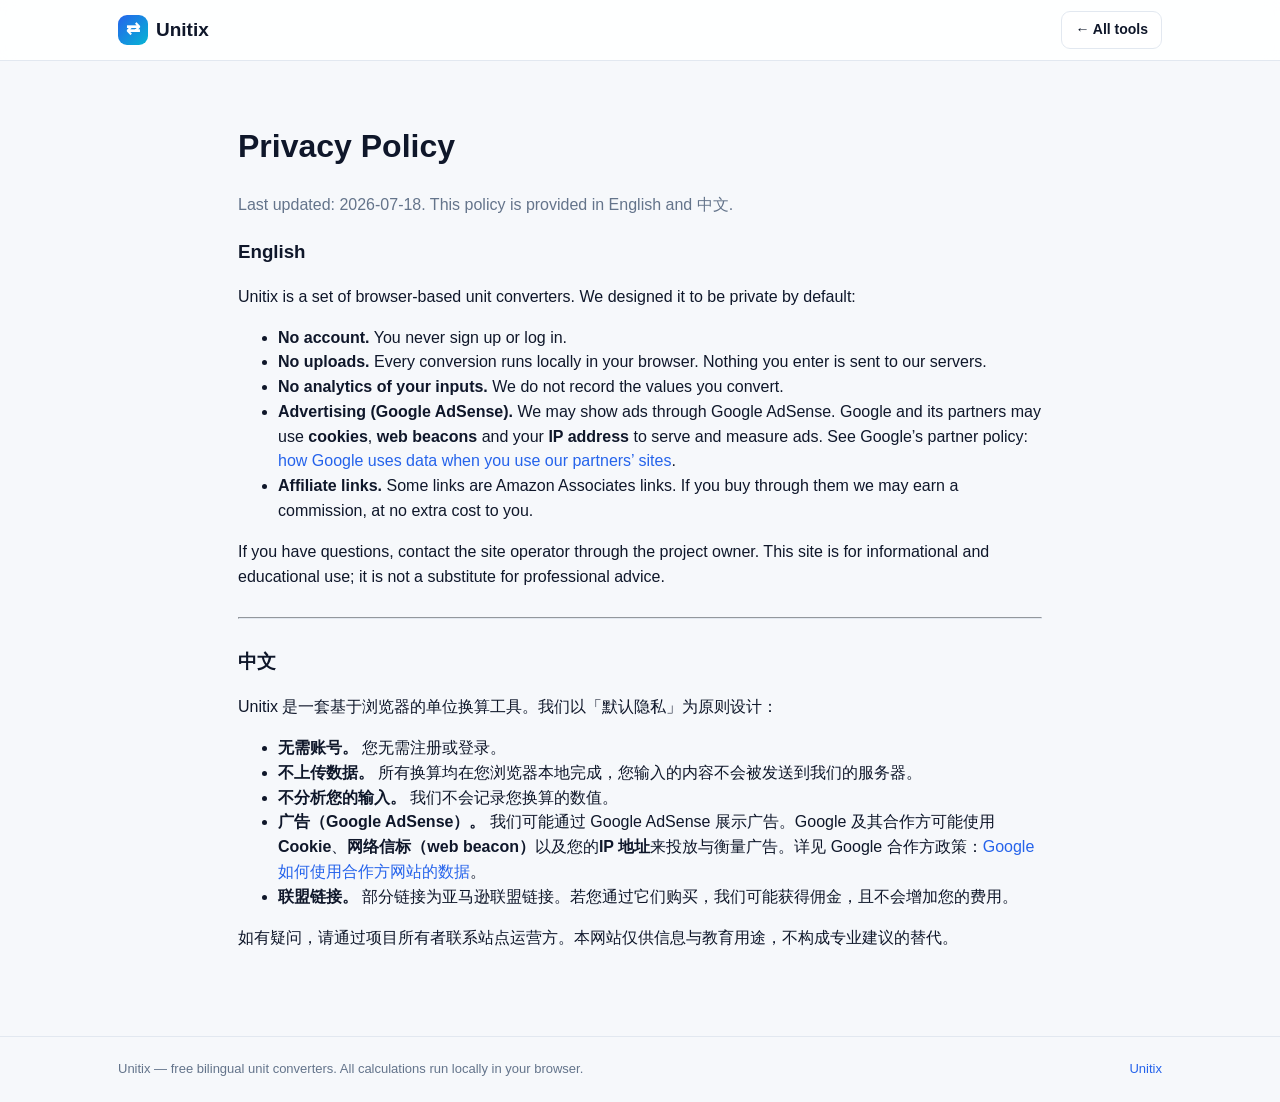
<file: privacy.html>
<!DOCTYPE html>
<html lang="en" data-theme="light">
<head>
<meta charset="utf-8"/>
<meta name="viewport" content="width=device-width, initial-scale=1"/>
<title>Privacy Policy — Unitix</title>
<meta name="description" content="How Unitix handles your data: every conversion runs locally in your browser. No account, no uploads, no stored inputs."/>
<link rel="canonical" href="https://unitix.com/privacy.html"/>
<link rel="icon" type="image/svg+xml" href="favicon.svg"/>
<link rel="stylesheet" href="styles.css"/>
</head>
<body>
<header class="site-header"><div class="wrap nav">
  <a class="logo" href="index.html"><span class="mark">⇄</span><span>Unitix</span></a>
  <span class="spacer"></span>
  <a class="toggle" href="index.html">← <span data-i18n="all_tools">All tools</span></a>
</div></header>
<main class="wrap" style="padding:40px 18px;max-width:840px">
  <h1>Privacy Policy</h1>
  <p class="lead" style="color:var(--muted)">Last updated: 2026-07-18. This policy is provided in English and 中文.</p>
  <h3>English</h3>
  <p>Unitix is a set of browser-based unit converters. We designed it to be private by default:</p>
  <ul>
    <li><strong>No account.</strong> You never sign up or log in.</li>
    <li><strong>No uploads.</strong> Every conversion runs locally in your browser. Nothing you enter is sent to our servers.</li>
    <li><strong>No analytics of your inputs.</strong> We do not record the values you convert.</li>
    <li><strong>Advertising (Google AdSense).</strong> We may show ads through Google AdSense. Google and its partners may use <strong>cookies</strong>, <strong>web beacons</strong> and your <strong>IP address</strong> to serve and measure ads. See Google’s partner policy: <a href="https://www.google.com/policies/privacy/partners/" rel="noopener" target="_blank">how Google uses data when you use our partners’ sites</a>.</li>
    <li><strong>Affiliate links.</strong> Some links are Amazon Associates links. If you buy through them we may earn a commission, at no extra cost to you.</li>
  </ul>
  <p>If you have questions, contact the site operator through the project owner. This site is for informational and educational use; it is not a substitute for professional advice.</p>
  <hr style="border-color:var(--line);margin:28px 0"/>
  <h3>中文</h3>
  <p>Unitix 是一套基于浏览器的单位换算工具。我们以「默认隐私」为原则设计：</p>
  <ul>
    <li><strong>无需账号。</strong> 您无需注册或登录。</li>
    <li><strong>不上传数据。</strong> 所有换算均在您浏览器本地完成，您输入的内容不会被发送到我们的服务器。</li>
    <li><strong>不分析您的输入。</strong> 我们不会记录您换算的数值。</li>
    <li><strong>广告（Google AdSense）。</strong> 我们可能通过 Google AdSense 展示广告。Google 及其合作方可能使用<strong>Cookie</strong>、<strong>网络信标（web beacon）</strong>以及您的<strong>IP 地址</strong>来投放与衡量广告。详见 Google 合作方政策：<a href="https://www.google.com/policies/privacy/partners/" rel="noopener" target="_blank">Google 如何使用合作方网站的数据</a>。</li>
    <li><strong>联盟链接。</strong> 部分链接为亚马逊联盟链接。若您通过它们购买，我们可能获得佣金，且不会增加您的费用。</li>
  </ul>
  <p>如有疑问，请通过项目所有者联系站点运营方。本网站仅供信息与教育用途，不构成专业建议的替代。</p>
</main>
<footer><div class="wrap foot"><span data-i18n="footer_note">Unitix — free bilingual unit converters. All calculations run locally in your browser.</span> <span class="links"><a href="index.html">Unitix</a></span></div></footer>
</body>
</html>
</file>
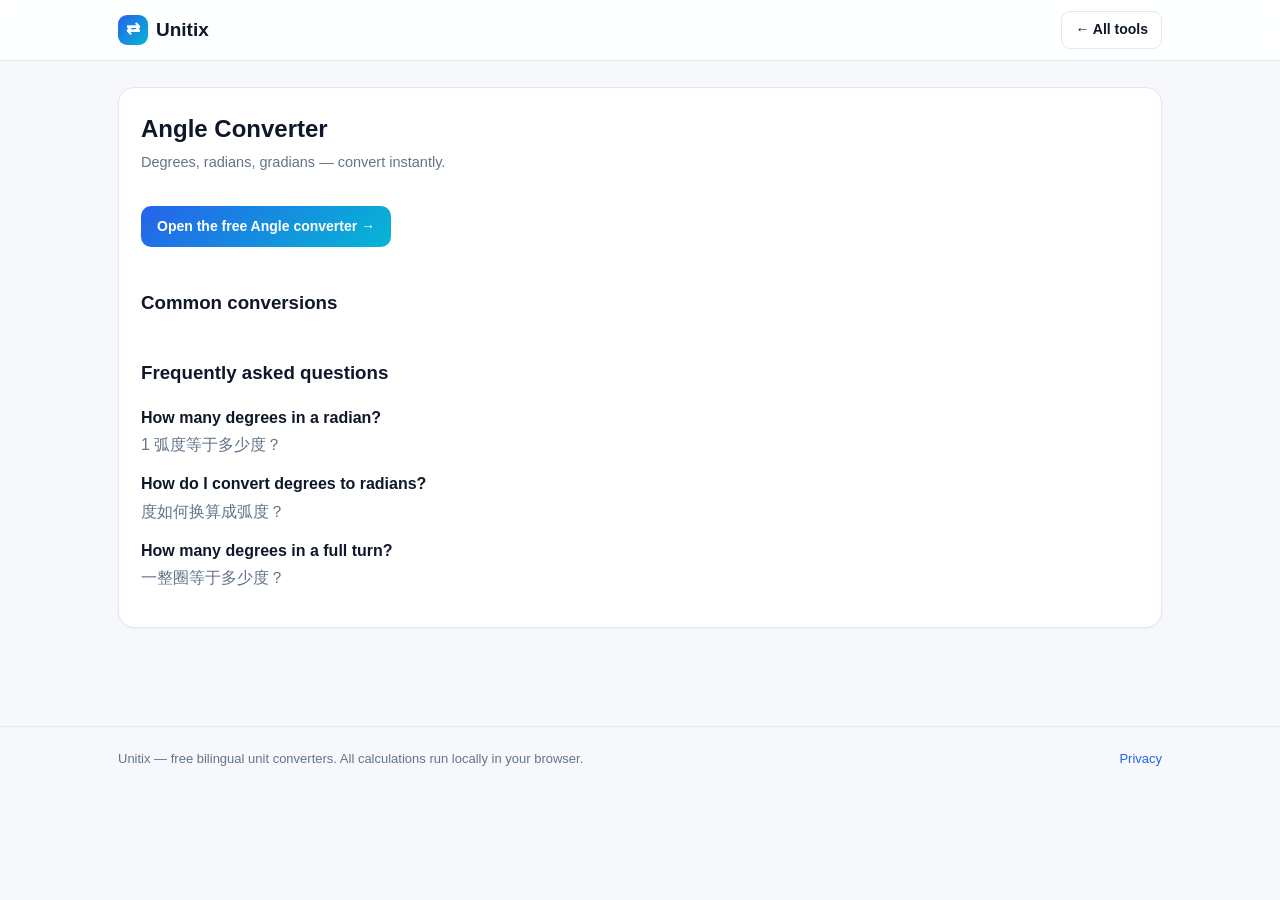
<file: tools/angle.html>
<!DOCTYPE html>
<html lang="en" data-theme="light">
<head>
<meta charset="utf-8"/>
<meta name="viewport" content="width=device-width, initial-scale=1"/>
<title>Angle Converter — Unitix</title>
<meta name="description" content="Degrees, radians, gradians — convert instantly."/>
<link rel="canonical" href="https://unitix.com/tools/angle.html"/>
<link rel="alternate" hreflang="en" href="https://unitix.com/tools/angle.html"/>
<link rel="alternate" hreflang="zh-CN" href="https://unitix.com/tools/angle.html"/>
<link rel="alternate" hreflang="x-default" href="https://unitix.com/tools/angle.html"/>
<meta property="og:title" content="Angle Converter — Unitix"/>
<meta property="og:description" content="Degrees, radians, gradians — convert instantly."/>
<meta property="og:type" content="website"/>
<meta property="og:image" content="https://unitix.com/og-image.png"/>
<link rel="icon" type="image/svg+xml" href="../favicon.svg"/>
<link rel="stylesheet" href="../styles.css"/>
<!-- Google AdSense — Auto Ads mode (inert placeholder). Activate by replacing ca-pub-XXXXXXXXXXXXXX with your real publisher ID and removing the comment wrapper. -->
<!-- <script async src="https://pagead2.googlesyndication.com/pagead/js/adsbygoogle.js?client=ca-pub-XXXXXXXXXXXXXX" crossorigin="anonymous"></script> -->
<script type="application/ld+json">{"@context": "https://schema.org", "@type": "WebPage", "name": "Angle Converter — Unitix", "description": "Degrees, radians, gradians — convert instantly.", "url": "https://unitix.com/tools/angle.html", "inLanguage": ["en", "zh-CN"], "isPartOf": {"@type": "WebSite", "name": "Unitix", "url": "https://unitix.com/"}}</script>
<script type="application/ld+json">{"@context": "https://schema.org", "@type": "FAQPage", "inLanguage": ["en", "zh-CN"], "mainEntity": [{"@type": "Question", "name": "How many degrees in a radian?", "acceptedAnswer": {"@type": "Answer", "text": "1 弧度等于多少度？"}}, {"@type": "Question", "name": "How do I convert degrees to radians?", "acceptedAnswer": {"@type": "Answer", "text": "度如何换算成弧度？"}}, {"@type": "Question", "name": "How many degrees in a full turn?", "acceptedAnswer": {"@type": "Answer", "text": "一整圈等于多少度？"}}]}</script>
</head>
<body>
<header class="site-header"><div class="wrap nav">
  <a class="logo" href="../index.html"><span class="mark">⇄</span><span>Unitix</span></a>
  <span class="spacer"></span>
  <a class="toggle" href="../index.html">← <span data-i18n="all_tools">All tools</span></a>
</div></header>
<main class="wrap">
<section class="panel active" id="p-angle">
  <h2 data-en="Angle Converter" data-zh="角度换算器">Angle Converter</h2>
  <p class="ptag" data-en="Degrees, radians, gradians — convert instantly." data-zh="度、弧度、百分度——即时换算。">Degrees, radians, gradians — convert instantly.</p>
  <a class="btn" href="../index.html#p-angle" style="margin:14px 0 22px;display:inline-block">Open the free Angle converter →</a>
  <h3>Common conversions</h3>
  <table class="ctable ex"><tbody></tbody></table>
  <h3>Frequently asked questions</h3>
  <div class="faq"><div class="q"><strong>How many degrees in a radian?</strong><p>1 弧度等于多少度？</p></div><div class="q"><strong>How do I convert degrees to radians?</strong><p>度如何换算成弧度？</p></div><div class="q"><strong>How many degrees in a full turn?</strong><p>一整圈等于多少度？</p></div></div>
</section>
</main>
<footer><div class="wrap foot">
  <span data-i18n="footer_note">Unitix — free bilingual unit converters. All calculations run locally in your browser.</span>
  <span class="links"><a href="../privacy.html" data-i18n="privacy">Privacy</a></span>
</div></footer>
<script>window.UNITIX_CONV={"length": {"kind": "linear", "special": null, "from": "meter", "to": "foot", "units": [{"k": "kilometer", "en": "Kilometer", "zh": "千米", "f": 1000}, {"k": "meter", "en": "Meter", "zh": "米", "f": 1}, {"k": "decimeter", "en": "Decimeter", "zh": "分米", "f": 0.1}, {"k": "centimeter", "en": "Centimeter", "zh": "厘米", "f": 0.01}, {"k": "millimeter", "en": "Millimeter", "zh": "毫米", "f": 0.001}, {"k": "micrometer", "en": "Micrometer", "zh": "微米", "f": 1e-06}, {"k": "mile", "en": "Mile", "zh": "英里", "f": 1609.344}, {"k": "yard", "en": "Yard", "zh": "码", "f": 0.9144}, {"k": "foot", "en": "Foot", "zh": "英尺", "f": 0.3048}, {"k": "inch", "en": "Inch", "zh": "英寸", "f": 0.0254}, {"k": "nautical_mile", "en": "Nautical mile", "zh": "海里", "f": 1852}]}, "mass": {"kind": "linear", "special": null, "from": "kilogram", "to": "pound", "units": [{"k": "metric_ton", "en": "Metric ton", "zh": "公吨", "f": 1000}, {"k": "kilogram", "en": "Kilogram", "zh": "千克", "f": 1}, {"k": "gram", "en": "Gram", "zh": "克", "f": 0.001}, {"k": "milligram", "en": "Milligram", "zh": "毫克", "f": 1e-06}, {"k": "pound", "en": "Pound", "zh": "磅", "f": 0.45359237}, {"k": "ounce", "en": "Ounce", "zh": "盎司", "f": 0.028349523125}, {"k": "stone", "en": "Stone", "zh": "英石", "f": 6.35029318}, {"k": "us_ton", "en": "US ton", "zh": "美吨", "f": 907.18474}]}, "temperature": {"kind": "special", "special": "temperature", "from": "celsius", "to": "fahrenheit", "units": [{"k": "celsius", "en": "Celsius", "zh": "摄氏度", "f": 1}, {"k": "fahrenheit", "en": "Fahrenheit", "zh": "华氏度", "f": 1}, {"k": "kelvin", "en": "Kelvin", "zh": "开尔文", "f": 1}]}, "area": {"kind": "linear", "special": null, "from": "square_meter", "to": "square_foot", "units": [{"k": "sq_kilometer", "en": "Square kilometer", "zh": "平方千米", "f": 1000000.0}, {"k": "square_meter", "en": "Square meter", "zh": "平方米", "f": 1}, {"k": "square_centimeter", "en": "Square centimeter", "zh": "平方厘米", "f": 0.0001}, {"k": "hectare", "en": "Hectare", "zh": "公顷", "f": 10000}, {"k": "acre", "en": "Acre", "zh": "英亩", "f": 4046.8564224}, {"k": "square_foot", "en": "Square foot", "zh": "平方英尺", "f": 0.09290304}, {"k": "square_inch", "en": "Square inch", "zh": "平方英寸", "f": 0.00064516}, {"k": "square_mile", "en": "Square mile", "zh": "平方英里", "f": 2589988.110336}]}, "volume": {"kind": "linear", "special": null, "from": "liter", "to": "gallon_us", "units": [{"k": "cubic_meter", "en": "Cubic meter", "zh": "立方米", "f": 1000}, {"k": "liter", "en": "Liter", "zh": "升", "f": 1}, {"k": "milliliter", "en": "Milliliter", "zh": "毫升", "f": 0.001}, {"k": "gallon_us", "en": "Gallon (US)", "zh": "加仑(美)", "f": 3.785411784}, {"k": "quart_us", "en": "Quart (US)", "zh": "夸脱(美)", "f": 0.946352946}, {"k": "pint_us", "en": "Pint (US)", "zh": "品脱(美)", "f": 0.473176473}, {"k": "cup_us", "en": "Cup (US)", "zh": "杯(美)", "f": 0.2365882365}, {"k": "fluid_ounce_us", "en": "Fluid ounce (US)", "zh": "液量盎司(美)", "f": 0.0295735295625}, {"k": "tablespoon_us", "en": "Tablespoon (US)", "zh": "汤匙(美)", "f": 0.01478676478125}, {"k": "teaspoon_us", "en": "Teaspoon (US)", "zh": "茶匙(美)", "f": 0.00492892159375}, {"k": "cubic_foot", "en": "Cubic foot", "zh": "立方英尺", "f": 28.316846592}, {"k": "cubic_inch", "en": "Cubic inch", "zh": "立方英寸", "f": 0.016387064}]}, "speed": {"kind": "linear", "special": null, "from": "kmh", "to": "mph", "units": [{"k": "mps", "en": "Meter/second", "zh": "米/秒", "f": 1}, {"k": "kmh", "en": "Kilometer/hour", "zh": "千米/时", "f": 0.277777777777778}, {"k": "mph", "en": "Mile/hour", "zh": "英里/时", "f": 0.44704}, {"k": "fps", "en": "Foot/second", "zh": "英尺/秒", "f": 0.3048}, {"k": "knot", "en": "Knot", "zh": "节", "f": 0.514444444444444}, {"k": "mach", "en": "Mach", "zh": "马赫", "f": 340.29}]}, "time": {"kind": "linear", "special": null, "from": "hour", "to": "minute", "units": [{"k": "nanosecond", "en": "Nanosecond", "zh": "纳秒", "f": 1e-09}, {"k": "microsecond", "en": "Microsecond", "zh": "微秒", "f": 1e-06}, {"k": "millisecond", "en": "Millisecond", "zh": "毫秒", "f": 0.001}, {"k": "second", "en": "Second", "zh": "秒", "f": 1}, {"k": "minute", "en": "Minute", "zh": "分", "f": 60}, {"k": "hour", "en": "Hour", "zh": "时", "f": 3600}, {"k": "day", "en": "Day", "zh": "天", "f": 86400}, {"k": "week", "en": "Week", "zh": "周", "f": 604800}, {"k": "month", "en": "Month (avg)", "zh": "月(平均)", "f": 2629800}, {"k": "year", "en": "Year (avg)", "zh": "年(平均)", "f": 31557600}]}, "data": {"kind": "linear", "special": null, "from": "megabyte", "to": "gigabyte", "units": [{"k": "bit", "en": "Bit", "zh": "比特", "f": 0.125}, {"k": "byte", "en": "Byte", "zh": "字节", "f": 1}, {"k": "kilobit", "en": "Kilobit", "zh": "千比特", "f": 125}, {"k": "kibibit", "en": "Kibibit", "zh": "Kibibit", "f": 128}, {"k": "kilobyte", "en": "Kilobyte (KB)", "zh": "千字节(KB)", "f": 1000}, {"k": "kibibyte", "en": "Kibibyte (KiB)", "zh": "Kibibyte(KiB)", "f": 1024}, {"k": "megabyte", "en": "Megabyte (MB)", "zh": "兆字节(MB)", "f": 1000000.0}, {"k": "mebibyte", "en": "Mebibyte (MiB)", "zh": "Mebibyte(MiB)", "f": 1048576}, {"k": "gigabyte", "en": "Gigabyte (GB)", "zh": "吉字节(GB)", "f": 1000000000.0}, {"k": "gibibyte", "en": "Gibibyte (GiB)", "zh": "Gibibyte(GiB)", "f": 1073741824}, {"k": "terabyte", "en": "Terabyte (TB)", "zh": "太字节(TB)", "f": 1000000000000.0}, {"k": "tebibyte", "en": "Tebibyte (TiB)", "zh": "Tebibyte(TiB)", "f": 1099511627776}]}, "energy": {"kind": "linear", "special": null, "from": "kilojoule", "to": "kilocalorie", "units": [{"k": "joule", "en": "Joule", "zh": "焦耳", "f": 1}, {"k": "kilojoule", "en": "Kilojoule", "zh": "千焦", "f": 1000}, {"k": "calorie", "en": "Calorie", "zh": "卡路里", "f": 4.184}, {"k": "kilocalorie", "en": "Kilocalorie", "zh": "千卡", "f": 4184}, {"k": "watt_hour", "en": "Watt-hour", "zh": "瓦时", "f": 3600}, {"k": "kilowatt_hour", "en": "Kilowatt-hour", "zh": "千瓦时", "f": 3600000}, {"k": "btu", "en": "BTU", "zh": "英热单位", "f": 1055.05585262}, {"k": "electronvolt", "en": "Electronvolt", "zh": "电子伏特", "f": 1.602176634e-19}, {"k": "foot_pound", "en": "Foot-pound", "zh": "英尺·磅", "f": 1.3558179483314}]}, "pressure": {"kind": "linear", "special": null, "from": "bar", "to": "psi", "units": [{"k": "pascal", "en": "Pascal", "zh": "帕斯卡", "f": 1}, {"k": "kilopascal", "en": "Kilopascal", "zh": "千帕", "f": 1000}, {"k": "bar", "en": "Bar", "zh": "巴", "f": 100000}, {"k": "megapascal", "en": "Megapascal", "zh": "兆帕", "f": 1000000.0}, {"k": "psi", "en": "Pound/square inch", "zh": "磅/平方英寸", "f": 6894.757293168}, {"k": "atm", "en": "Atmosphere", "zh": "标准大气压", "f": 101325}, {"k": "mmhg", "en": "mmHg", "zh": "毫米汞柱", "f": 133.322387415}, {"k": "inhg", "en": "inHg", "zh": "英寸汞柱", "f": 3386.389}, {"k": "torr", "en": "Torr", "zh": "托", "f": 133.322368421}]}, "fuel": {"kind": "special", "special": "fuel", "from": "l100", "to": "mpg_us", "units": [{"k": "l100", "en": "L/100 km", "zh": "升/100公里", "f": 1}, {"k": "mpg_us", "en": "MPG (US)", "zh": "每加仑英里(美)", "f": 1}, {"k": "mpg_uk", "en": "MPG (UK)", "zh": "每加仑英里(英)", "f": 1}]}, "angle": {"kind": "linear", "special": null, "from": "degree", "to": "radian", "units": [{"k": "degree", "en": "Degree", "zh": "度", "f": 1}, {"k": "radian", "en": "Radian", "zh": "弧度", "f": 57.29577951308232}, {"k": "gradian", "en": "Gradian", "zh": "百分度", "f": 0.9}, {"k": "arcminute", "en": "Arcminute", "zh": "角分", "f": 0.016666666666666666}, {"k": "arcsecond", "en": "Arcsecond", "zh": "角秒", "f": 0.0002777777777777778}, {"k": "turn", "en": "Turn", "zh": "圈", "f": 360}, {"k": "milliradian", "en": "Milliradian", "zh": "毫弧度", "f": 0.0572957795130823}]}};window.UNITIX_I18N={"en": {"tagline": "Free unit converter — instant, accurate, no signup.", "all_tools": "All tools", "from": "From", "to": "To", "value": "Value", "result": "Result", "swap": "Swap", "copy": "Copy", "copied": "Copied!", "all_units": "All units", "open_full": "Open full toolkit →", "privacy": "Privacy", "theme": "Theme", "choose": "Choose a converter", "amazon_title": "Recommended tools", "disclosure": "As an Amazon Associate, Unitix earns from qualifying purchases.", "footer_note": "Unitix — free bilingual unit converters. All calculations run locally in your browser.", "last_updated": "Last updated"}, "zh": {"tagline": "免费单位换算器——即时、精准、无需注册。", "all_tools": "全部工具", "from": "从", "to": "到", "value": "数值", "result": "结果", "swap": "互换", "copy": "复制", "copied": "已复制！", "all_units": "全部单位", "open_full": "打开完整工具箱 →", "privacy": "隐私", "theme": "主题", "choose": "选择换算类别", "amazon_title": "推荐工具", "disclosure": "作为亚马逊联盟成员，Unitix 从合格购买中获得收益。", "footer_note": "Unitix——免费双语单位换算器。所有计算均在您的浏览器本地完成。", "last_updated": "最后更新"}};</script>
<script src="../app.js"></script>
</body>
</html>
</file>
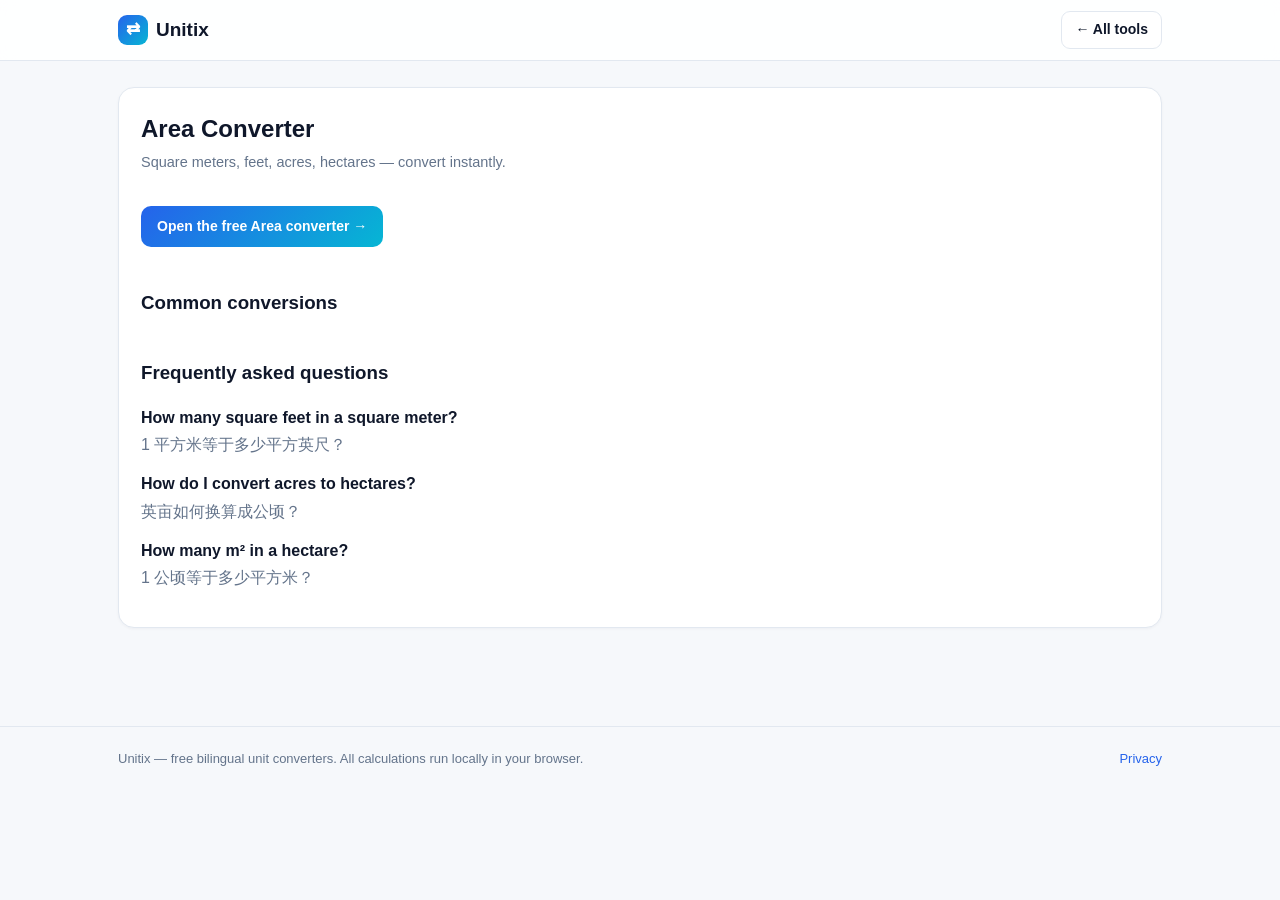
<file: tools/area.html>
<!DOCTYPE html>
<html lang="en" data-theme="light">
<head>
<meta charset="utf-8"/>
<meta name="viewport" content="width=device-width, initial-scale=1"/>
<title>Area Converter — Unitix</title>
<meta name="description" content="Square meters, feet, acres, hectares — convert instantly."/>
<link rel="canonical" href="https://unitix.com/tools/area.html"/>
<link rel="alternate" hreflang="en" href="https://unitix.com/tools/area.html"/>
<link rel="alternate" hreflang="zh-CN" href="https://unitix.com/tools/area.html"/>
<link rel="alternate" hreflang="x-default" href="https://unitix.com/tools/area.html"/>
<meta property="og:title" content="Area Converter — Unitix"/>
<meta property="og:description" content="Square meters, feet, acres, hectares — convert instantly."/>
<meta property="og:type" content="website"/>
<meta property="og:image" content="https://unitix.com/og-image.png"/>
<link rel="icon" type="image/svg+xml" href="../favicon.svg"/>
<link rel="stylesheet" href="../styles.css"/>
<!-- Google AdSense — Auto Ads mode (inert placeholder). Activate by replacing ca-pub-XXXXXXXXXXXXXX with your real publisher ID and removing the comment wrapper. -->
<!-- <script async src="https://pagead2.googlesyndication.com/pagead/js/adsbygoogle.js?client=ca-pub-XXXXXXXXXXXXXX" crossorigin="anonymous"></script> -->
<script type="application/ld+json">{"@context": "https://schema.org", "@type": "WebPage", "name": "Area Converter — Unitix", "description": "Square meters, feet, acres, hectares — convert instantly.", "url": "https://unitix.com/tools/area.html", "inLanguage": ["en", "zh-CN"], "isPartOf": {"@type": "WebSite", "name": "Unitix", "url": "https://unitix.com/"}}</script>
<script type="application/ld+json">{"@context": "https://schema.org", "@type": "FAQPage", "inLanguage": ["en", "zh-CN"], "mainEntity": [{"@type": "Question", "name": "How many square feet in a square meter?", "acceptedAnswer": {"@type": "Answer", "text": "1 平方米等于多少平方英尺？"}}, {"@type": "Question", "name": "How do I convert acres to hectares?", "acceptedAnswer": {"@type": "Answer", "text": "英亩如何换算成公顷？"}}, {"@type": "Question", "name": "How many m² in a hectare?", "acceptedAnswer": {"@type": "Answer", "text": "1 公顷等于多少平方米？"}}]}</script>
</head>
<body>
<header class="site-header"><div class="wrap nav">
  <a class="logo" href="../index.html"><span class="mark">⇄</span><span>Unitix</span></a>
  <span class="spacer"></span>
  <a class="toggle" href="../index.html">← <span data-i18n="all_tools">All tools</span></a>
</div></header>
<main class="wrap">
<section class="panel active" id="p-area">
  <h2 data-en="Area Converter" data-zh="面积换算器">Area Converter</h2>
  <p class="ptag" data-en="Square meters, feet, acres, hectares — convert instantly." data-zh="平方米、平方英尺、英亩、公顷——即时换算。">Square meters, feet, acres, hectares — convert instantly.</p>
  <a class="btn" href="../index.html#p-area" style="margin:14px 0 22px;display:inline-block">Open the free Area converter →</a>
  <h3>Common conversions</h3>
  <table class="ctable ex"><tbody></tbody></table>
  <h3>Frequently asked questions</h3>
  <div class="faq"><div class="q"><strong>How many square feet in a square meter?</strong><p>1 平方米等于多少平方英尺？</p></div><div class="q"><strong>How do I convert acres to hectares?</strong><p>英亩如何换算成公顷？</p></div><div class="q"><strong>How many m² in a hectare?</strong><p>1 公顷等于多少平方米？</p></div></div>
</section>
</main>
<footer><div class="wrap foot">
  <span data-i18n="footer_note">Unitix — free bilingual unit converters. All calculations run locally in your browser.</span>
  <span class="links"><a href="../privacy.html" data-i18n="privacy">Privacy</a></span>
</div></footer>
<script>window.UNITIX_CONV={"length": {"kind": "linear", "special": null, "from": "meter", "to": "foot", "units": [{"k": "kilometer", "en": "Kilometer", "zh": "千米", "f": 1000}, {"k": "meter", "en": "Meter", "zh": "米", "f": 1}, {"k": "decimeter", "en": "Decimeter", "zh": "分米", "f": 0.1}, {"k": "centimeter", "en": "Centimeter", "zh": "厘米", "f": 0.01}, {"k": "millimeter", "en": "Millimeter", "zh": "毫米", "f": 0.001}, {"k": "micrometer", "en": "Micrometer", "zh": "微米", "f": 1e-06}, {"k": "mile", "en": "Mile", "zh": "英里", "f": 1609.344}, {"k": "yard", "en": "Yard", "zh": "码", "f": 0.9144}, {"k": "foot", "en": "Foot", "zh": "英尺", "f": 0.3048}, {"k": "inch", "en": "Inch", "zh": "英寸", "f": 0.0254}, {"k": "nautical_mile", "en": "Nautical mile", "zh": "海里", "f": 1852}]}, "mass": {"kind": "linear", "special": null, "from": "kilogram", "to": "pound", "units": [{"k": "metric_ton", "en": "Metric ton", "zh": "公吨", "f": 1000}, {"k": "kilogram", "en": "Kilogram", "zh": "千克", "f": 1}, {"k": "gram", "en": "Gram", "zh": "克", "f": 0.001}, {"k": "milligram", "en": "Milligram", "zh": "毫克", "f": 1e-06}, {"k": "pound", "en": "Pound", "zh": "磅", "f": 0.45359237}, {"k": "ounce", "en": "Ounce", "zh": "盎司", "f": 0.028349523125}, {"k": "stone", "en": "Stone", "zh": "英石", "f": 6.35029318}, {"k": "us_ton", "en": "US ton", "zh": "美吨", "f": 907.18474}]}, "temperature": {"kind": "special", "special": "temperature", "from": "celsius", "to": "fahrenheit", "units": [{"k": "celsius", "en": "Celsius", "zh": "摄氏度", "f": 1}, {"k": "fahrenheit", "en": "Fahrenheit", "zh": "华氏度", "f": 1}, {"k": "kelvin", "en": "Kelvin", "zh": "开尔文", "f": 1}]}, "area": {"kind": "linear", "special": null, "from": "square_meter", "to": "square_foot", "units": [{"k": "sq_kilometer", "en": "Square kilometer", "zh": "平方千米", "f": 1000000.0}, {"k": "square_meter", "en": "Square meter", "zh": "平方米", "f": 1}, {"k": "square_centimeter", "en": "Square centimeter", "zh": "平方厘米", "f": 0.0001}, {"k": "hectare", "en": "Hectare", "zh": "公顷", "f": 10000}, {"k": "acre", "en": "Acre", "zh": "英亩", "f": 4046.8564224}, {"k": "square_foot", "en": "Square foot", "zh": "平方英尺", "f": 0.09290304}, {"k": "square_inch", "en": "Square inch", "zh": "平方英寸", "f": 0.00064516}, {"k": "square_mile", "en": "Square mile", "zh": "平方英里", "f": 2589988.110336}]}, "volume": {"kind": "linear", "special": null, "from": "liter", "to": "gallon_us", "units": [{"k": "cubic_meter", "en": "Cubic meter", "zh": "立方米", "f": 1000}, {"k": "liter", "en": "Liter", "zh": "升", "f": 1}, {"k": "milliliter", "en": "Milliliter", "zh": "毫升", "f": 0.001}, {"k": "gallon_us", "en": "Gallon (US)", "zh": "加仑(美)", "f": 3.785411784}, {"k": "quart_us", "en": "Quart (US)", "zh": "夸脱(美)", "f": 0.946352946}, {"k": "pint_us", "en": "Pint (US)", "zh": "品脱(美)", "f": 0.473176473}, {"k": "cup_us", "en": "Cup (US)", "zh": "杯(美)", "f": 0.2365882365}, {"k": "fluid_ounce_us", "en": "Fluid ounce (US)", "zh": "液量盎司(美)", "f": 0.0295735295625}, {"k": "tablespoon_us", "en": "Tablespoon (US)", "zh": "汤匙(美)", "f": 0.01478676478125}, {"k": "teaspoon_us", "en": "Teaspoon (US)", "zh": "茶匙(美)", "f": 0.00492892159375}, {"k": "cubic_foot", "en": "Cubic foot", "zh": "立方英尺", "f": 28.316846592}, {"k": "cubic_inch", "en": "Cubic inch", "zh": "立方英寸", "f": 0.016387064}]}, "speed": {"kind": "linear", "special": null, "from": "kmh", "to": "mph", "units": [{"k": "mps", "en": "Meter/second", "zh": "米/秒", "f": 1}, {"k": "kmh", "en": "Kilometer/hour", "zh": "千米/时", "f": 0.277777777777778}, {"k": "mph", "en": "Mile/hour", "zh": "英里/时", "f": 0.44704}, {"k": "fps", "en": "Foot/second", "zh": "英尺/秒", "f": 0.3048}, {"k": "knot", "en": "Knot", "zh": "节", "f": 0.514444444444444}, {"k": "mach", "en": "Mach", "zh": "马赫", "f": 340.29}]}, "time": {"kind": "linear", "special": null, "from": "hour", "to": "minute", "units": [{"k": "nanosecond", "en": "Nanosecond", "zh": "纳秒", "f": 1e-09}, {"k": "microsecond", "en": "Microsecond", "zh": "微秒", "f": 1e-06}, {"k": "millisecond", "en": "Millisecond", "zh": "毫秒", "f": 0.001}, {"k": "second", "en": "Second", "zh": "秒", "f": 1}, {"k": "minute", "en": "Minute", "zh": "分", "f": 60}, {"k": "hour", "en": "Hour", "zh": "时", "f": 3600}, {"k": "day", "en": "Day", "zh": "天", "f": 86400}, {"k": "week", "en": "Week", "zh": "周", "f": 604800}, {"k": "month", "en": "Month (avg)", "zh": "月(平均)", "f": 2629800}, {"k": "year", "en": "Year (avg)", "zh": "年(平均)", "f": 31557600}]}, "data": {"kind": "linear", "special": null, "from": "megabyte", "to": "gigabyte", "units": [{"k": "bit", "en": "Bit", "zh": "比特", "f": 0.125}, {"k": "byte", "en": "Byte", "zh": "字节", "f": 1}, {"k": "kilobit", "en": "Kilobit", "zh": "千比特", "f": 125}, {"k": "kibibit", "en": "Kibibit", "zh": "Kibibit", "f": 128}, {"k": "kilobyte", "en": "Kilobyte (KB)", "zh": "千字节(KB)", "f": 1000}, {"k": "kibibyte", "en": "Kibibyte (KiB)", "zh": "Kibibyte(KiB)", "f": 1024}, {"k": "megabyte", "en": "Megabyte (MB)", "zh": "兆字节(MB)", "f": 1000000.0}, {"k": "mebibyte", "en": "Mebibyte (MiB)", "zh": "Mebibyte(MiB)", "f": 1048576}, {"k": "gigabyte", "en": "Gigabyte (GB)", "zh": "吉字节(GB)", "f": 1000000000.0}, {"k": "gibibyte", "en": "Gibibyte (GiB)", "zh": "Gibibyte(GiB)", "f": 1073741824}, {"k": "terabyte", "en": "Terabyte (TB)", "zh": "太字节(TB)", "f": 1000000000000.0}, {"k": "tebibyte", "en": "Tebibyte (TiB)", "zh": "Tebibyte(TiB)", "f": 1099511627776}]}, "energy": {"kind": "linear", "special": null, "from": "kilojoule", "to": "kilocalorie", "units": [{"k": "joule", "en": "Joule", "zh": "焦耳", "f": 1}, {"k": "kilojoule", "en": "Kilojoule", "zh": "千焦", "f": 1000}, {"k": "calorie", "en": "Calorie", "zh": "卡路里", "f": 4.184}, {"k": "kilocalorie", "en": "Kilocalorie", "zh": "千卡", "f": 4184}, {"k": "watt_hour", "en": "Watt-hour", "zh": "瓦时", "f": 3600}, {"k": "kilowatt_hour", "en": "Kilowatt-hour", "zh": "千瓦时", "f": 3600000}, {"k": "btu", "en": "BTU", "zh": "英热单位", "f": 1055.05585262}, {"k": "electronvolt", "en": "Electronvolt", "zh": "电子伏特", "f": 1.602176634e-19}, {"k": "foot_pound", "en": "Foot-pound", "zh": "英尺·磅", "f": 1.3558179483314}]}, "pressure": {"kind": "linear", "special": null, "from": "bar", "to": "psi", "units": [{"k": "pascal", "en": "Pascal", "zh": "帕斯卡", "f": 1}, {"k": "kilopascal", "en": "Kilopascal", "zh": "千帕", "f": 1000}, {"k": "bar", "en": "Bar", "zh": "巴", "f": 100000}, {"k": "megapascal", "en": "Megapascal", "zh": "兆帕", "f": 1000000.0}, {"k": "psi", "en": "Pound/square inch", "zh": "磅/平方英寸", "f": 6894.757293168}, {"k": "atm", "en": "Atmosphere", "zh": "标准大气压", "f": 101325}, {"k": "mmhg", "en": "mmHg", "zh": "毫米汞柱", "f": 133.322387415}, {"k": "inhg", "en": "inHg", "zh": "英寸汞柱", "f": 3386.389}, {"k": "torr", "en": "Torr", "zh": "托", "f": 133.322368421}]}, "fuel": {"kind": "special", "special": "fuel", "from": "l100", "to": "mpg_us", "units": [{"k": "l100", "en": "L/100 km", "zh": "升/100公里", "f": 1}, {"k": "mpg_us", "en": "MPG (US)", "zh": "每加仑英里(美)", "f": 1}, {"k": "mpg_uk", "en": "MPG (UK)", "zh": "每加仑英里(英)", "f": 1}]}, "angle": {"kind": "linear", "special": null, "from": "degree", "to": "radian", "units": [{"k": "degree", "en": "Degree", "zh": "度", "f": 1}, {"k": "radian", "en": "Radian", "zh": "弧度", "f": 57.29577951308232}, {"k": "gradian", "en": "Gradian", "zh": "百分度", "f": 0.9}, {"k": "arcminute", "en": "Arcminute", "zh": "角分", "f": 0.016666666666666666}, {"k": "arcsecond", "en": "Arcsecond", "zh": "角秒", "f": 0.0002777777777777778}, {"k": "turn", "en": "Turn", "zh": "圈", "f": 360}, {"k": "milliradian", "en": "Milliradian", "zh": "毫弧度", "f": 0.0572957795130823}]}};window.UNITIX_I18N={"en": {"tagline": "Free unit converter — instant, accurate, no signup.", "all_tools": "All tools", "from": "From", "to": "To", "value": "Value", "result": "Result", "swap": "Swap", "copy": "Copy", "copied": "Copied!", "all_units": "All units", "open_full": "Open full toolkit →", "privacy": "Privacy", "theme": "Theme", "choose": "Choose a converter", "amazon_title": "Recommended tools", "disclosure": "As an Amazon Associate, Unitix earns from qualifying purchases.", "footer_note": "Unitix — free bilingual unit converters. All calculations run locally in your browser.", "last_updated": "Last updated"}, "zh": {"tagline": "免费单位换算器——即时、精准、无需注册。", "all_tools": "全部工具", "from": "从", "to": "到", "value": "数值", "result": "结果", "swap": "互换", "copy": "复制", "copied": "已复制！", "all_units": "全部单位", "open_full": "打开完整工具箱 →", "privacy": "隐私", "theme": "主题", "choose": "选择换算类别", "amazon_title": "推荐工具", "disclosure": "作为亚马逊联盟成员，Unitix 从合格购买中获得收益。", "footer_note": "Unitix——免费双语单位换算器。所有计算均在您的浏览器本地完成。", "last_updated": "最后更新"}};</script>
<script src="../app.js"></script>
</body>
</html>
</file>
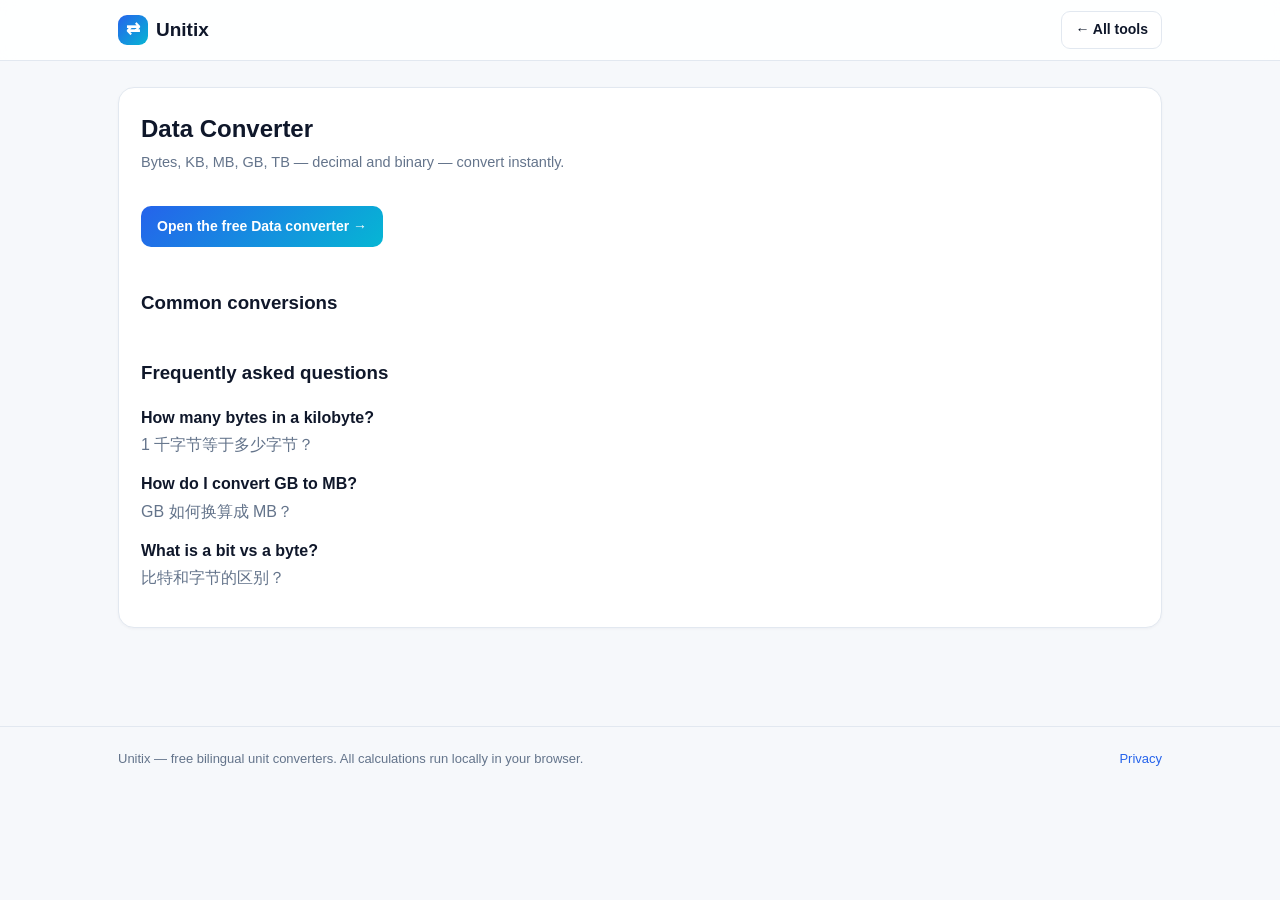
<file: tools/data.html>
<!DOCTYPE html>
<html lang="en" data-theme="light">
<head>
<meta charset="utf-8"/>
<meta name="viewport" content="width=device-width, initial-scale=1"/>
<title>Data Converter — Unitix</title>
<meta name="description" content="Bytes, KB, MB, GB, TB — decimal and binary — convert instantly."/>
<link rel="canonical" href="https://unitix.com/tools/data.html"/>
<link rel="alternate" hreflang="en" href="https://unitix.com/tools/data.html"/>
<link rel="alternate" hreflang="zh-CN" href="https://unitix.com/tools/data.html"/>
<link rel="alternate" hreflang="x-default" href="https://unitix.com/tools/data.html"/>
<meta property="og:title" content="Data Converter — Unitix"/>
<meta property="og:description" content="Bytes, KB, MB, GB, TB — decimal and binary — convert instantly."/>
<meta property="og:type" content="website"/>
<meta property="og:image" content="https://unitix.com/og-image.png"/>
<link rel="icon" type="image/svg+xml" href="../favicon.svg"/>
<link rel="stylesheet" href="../styles.css"/>
<!-- Google AdSense — Auto Ads mode (inert placeholder). Activate by replacing ca-pub-XXXXXXXXXXXXXX with your real publisher ID and removing the comment wrapper. -->
<!-- <script async src="https://pagead2.googlesyndication.com/pagead/js/adsbygoogle.js?client=ca-pub-XXXXXXXXXXXXXX" crossorigin="anonymous"></script> -->
<script type="application/ld+json">{"@context": "https://schema.org", "@type": "WebPage", "name": "Data Converter — Unitix", "description": "Bytes, KB, MB, GB, TB — decimal and binary — convert instantly.", "url": "https://unitix.com/tools/data.html", "inLanguage": ["en", "zh-CN"], "isPartOf": {"@type": "WebSite", "name": "Unitix", "url": "https://unitix.com/"}}</script>
<script type="application/ld+json">{"@context": "https://schema.org", "@type": "FAQPage", "inLanguage": ["en", "zh-CN"], "mainEntity": [{"@type": "Question", "name": "How many bytes in a kilobyte?", "acceptedAnswer": {"@type": "Answer", "text": "1 千字节等于多少字节？"}}, {"@type": "Question", "name": "How do I convert GB to MB?", "acceptedAnswer": {"@type": "Answer", "text": "GB 如何换算成 MB？"}}, {"@type": "Question", "name": "What is a bit vs a byte?", "acceptedAnswer": {"@type": "Answer", "text": "比特和字节的区别？"}}]}</script>
</head>
<body>
<header class="site-header"><div class="wrap nav">
  <a class="logo" href="../index.html"><span class="mark">⇄</span><span>Unitix</span></a>
  <span class="spacer"></span>
  <a class="toggle" href="../index.html">← <span data-i18n="all_tools">All tools</span></a>
</div></header>
<main class="wrap">
<section class="panel active" id="p-data">
  <h2 data-en="Data Converter" data-zh="数据换算器">Data Converter</h2>
  <p class="ptag" data-en="Bytes, KB, MB, GB, TB — decimal and binary — convert instantly." data-zh="字节、KB、MB、GB、TB——十进制与二进制——即时换算。">Bytes, KB, MB, GB, TB — decimal and binary — convert instantly.</p>
  <a class="btn" href="../index.html#p-data" style="margin:14px 0 22px;display:inline-block">Open the free Data converter →</a>
  <h3>Common conversions</h3>
  <table class="ctable ex"><tbody></tbody></table>
  <h3>Frequently asked questions</h3>
  <div class="faq"><div class="q"><strong>How many bytes in a kilobyte?</strong><p>1 千字节等于多少字节？</p></div><div class="q"><strong>How do I convert GB to MB?</strong><p>GB 如何换算成 MB？</p></div><div class="q"><strong>What is a bit vs a byte?</strong><p>比特和字节的区别？</p></div></div>
</section>
</main>
<footer><div class="wrap foot">
  <span data-i18n="footer_note">Unitix — free bilingual unit converters. All calculations run locally in your browser.</span>
  <span class="links"><a href="../privacy.html" data-i18n="privacy">Privacy</a></span>
</div></footer>
<script>window.UNITIX_CONV={"length": {"kind": "linear", "special": null, "from": "meter", "to": "foot", "units": [{"k": "kilometer", "en": "Kilometer", "zh": "千米", "f": 1000}, {"k": "meter", "en": "Meter", "zh": "米", "f": 1}, {"k": "decimeter", "en": "Decimeter", "zh": "分米", "f": 0.1}, {"k": "centimeter", "en": "Centimeter", "zh": "厘米", "f": 0.01}, {"k": "millimeter", "en": "Millimeter", "zh": "毫米", "f": 0.001}, {"k": "micrometer", "en": "Micrometer", "zh": "微米", "f": 1e-06}, {"k": "mile", "en": "Mile", "zh": "英里", "f": 1609.344}, {"k": "yard", "en": "Yard", "zh": "码", "f": 0.9144}, {"k": "foot", "en": "Foot", "zh": "英尺", "f": 0.3048}, {"k": "inch", "en": "Inch", "zh": "英寸", "f": 0.0254}, {"k": "nautical_mile", "en": "Nautical mile", "zh": "海里", "f": 1852}]}, "mass": {"kind": "linear", "special": null, "from": "kilogram", "to": "pound", "units": [{"k": "metric_ton", "en": "Metric ton", "zh": "公吨", "f": 1000}, {"k": "kilogram", "en": "Kilogram", "zh": "千克", "f": 1}, {"k": "gram", "en": "Gram", "zh": "克", "f": 0.001}, {"k": "milligram", "en": "Milligram", "zh": "毫克", "f": 1e-06}, {"k": "pound", "en": "Pound", "zh": "磅", "f": 0.45359237}, {"k": "ounce", "en": "Ounce", "zh": "盎司", "f": 0.028349523125}, {"k": "stone", "en": "Stone", "zh": "英石", "f": 6.35029318}, {"k": "us_ton", "en": "US ton", "zh": "美吨", "f": 907.18474}]}, "temperature": {"kind": "special", "special": "temperature", "from": "celsius", "to": "fahrenheit", "units": [{"k": "celsius", "en": "Celsius", "zh": "摄氏度", "f": 1}, {"k": "fahrenheit", "en": "Fahrenheit", "zh": "华氏度", "f": 1}, {"k": "kelvin", "en": "Kelvin", "zh": "开尔文", "f": 1}]}, "area": {"kind": "linear", "special": null, "from": "square_meter", "to": "square_foot", "units": [{"k": "sq_kilometer", "en": "Square kilometer", "zh": "平方千米", "f": 1000000.0}, {"k": "square_meter", "en": "Square meter", "zh": "平方米", "f": 1}, {"k": "square_centimeter", "en": "Square centimeter", "zh": "平方厘米", "f": 0.0001}, {"k": "hectare", "en": "Hectare", "zh": "公顷", "f": 10000}, {"k": "acre", "en": "Acre", "zh": "英亩", "f": 4046.8564224}, {"k": "square_foot", "en": "Square foot", "zh": "平方英尺", "f": 0.09290304}, {"k": "square_inch", "en": "Square inch", "zh": "平方英寸", "f": 0.00064516}, {"k": "square_mile", "en": "Square mile", "zh": "平方英里", "f": 2589988.110336}]}, "volume": {"kind": "linear", "special": null, "from": "liter", "to": "gallon_us", "units": [{"k": "cubic_meter", "en": "Cubic meter", "zh": "立方米", "f": 1000}, {"k": "liter", "en": "Liter", "zh": "升", "f": 1}, {"k": "milliliter", "en": "Milliliter", "zh": "毫升", "f": 0.001}, {"k": "gallon_us", "en": "Gallon (US)", "zh": "加仑(美)", "f": 3.785411784}, {"k": "quart_us", "en": "Quart (US)", "zh": "夸脱(美)", "f": 0.946352946}, {"k": "pint_us", "en": "Pint (US)", "zh": "品脱(美)", "f": 0.473176473}, {"k": "cup_us", "en": "Cup (US)", "zh": "杯(美)", "f": 0.2365882365}, {"k": "fluid_ounce_us", "en": "Fluid ounce (US)", "zh": "液量盎司(美)", "f": 0.0295735295625}, {"k": "tablespoon_us", "en": "Tablespoon (US)", "zh": "汤匙(美)", "f": 0.01478676478125}, {"k": "teaspoon_us", "en": "Teaspoon (US)", "zh": "茶匙(美)", "f": 0.00492892159375}, {"k": "cubic_foot", "en": "Cubic foot", "zh": "立方英尺", "f": 28.316846592}, {"k": "cubic_inch", "en": "Cubic inch", "zh": "立方英寸", "f": 0.016387064}]}, "speed": {"kind": "linear", "special": null, "from": "kmh", "to": "mph", "units": [{"k": "mps", "en": "Meter/second", "zh": "米/秒", "f": 1}, {"k": "kmh", "en": "Kilometer/hour", "zh": "千米/时", "f": 0.277777777777778}, {"k": "mph", "en": "Mile/hour", "zh": "英里/时", "f": 0.44704}, {"k": "fps", "en": "Foot/second", "zh": "英尺/秒", "f": 0.3048}, {"k": "knot", "en": "Knot", "zh": "节", "f": 0.514444444444444}, {"k": "mach", "en": "Mach", "zh": "马赫", "f": 340.29}]}, "time": {"kind": "linear", "special": null, "from": "hour", "to": "minute", "units": [{"k": "nanosecond", "en": "Nanosecond", "zh": "纳秒", "f": 1e-09}, {"k": "microsecond", "en": "Microsecond", "zh": "微秒", "f": 1e-06}, {"k": "millisecond", "en": "Millisecond", "zh": "毫秒", "f": 0.001}, {"k": "second", "en": "Second", "zh": "秒", "f": 1}, {"k": "minute", "en": "Minute", "zh": "分", "f": 60}, {"k": "hour", "en": "Hour", "zh": "时", "f": 3600}, {"k": "day", "en": "Day", "zh": "天", "f": 86400}, {"k": "week", "en": "Week", "zh": "周", "f": 604800}, {"k": "month", "en": "Month (avg)", "zh": "月(平均)", "f": 2629800}, {"k": "year", "en": "Year (avg)", "zh": "年(平均)", "f": 31557600}]}, "data": {"kind": "linear", "special": null, "from": "megabyte", "to": "gigabyte", "units": [{"k": "bit", "en": "Bit", "zh": "比特", "f": 0.125}, {"k": "byte", "en": "Byte", "zh": "字节", "f": 1}, {"k": "kilobit", "en": "Kilobit", "zh": "千比特", "f": 125}, {"k": "kibibit", "en": "Kibibit", "zh": "Kibibit", "f": 128}, {"k": "kilobyte", "en": "Kilobyte (KB)", "zh": "千字节(KB)", "f": 1000}, {"k": "kibibyte", "en": "Kibibyte (KiB)", "zh": "Kibibyte(KiB)", "f": 1024}, {"k": "megabyte", "en": "Megabyte (MB)", "zh": "兆字节(MB)", "f": 1000000.0}, {"k": "mebibyte", "en": "Mebibyte (MiB)", "zh": "Mebibyte(MiB)", "f": 1048576}, {"k": "gigabyte", "en": "Gigabyte (GB)", "zh": "吉字节(GB)", "f": 1000000000.0}, {"k": "gibibyte", "en": "Gibibyte (GiB)", "zh": "Gibibyte(GiB)", "f": 1073741824}, {"k": "terabyte", "en": "Terabyte (TB)", "zh": "太字节(TB)", "f": 1000000000000.0}, {"k": "tebibyte", "en": "Tebibyte (TiB)", "zh": "Tebibyte(TiB)", "f": 1099511627776}]}, "energy": {"kind": "linear", "special": null, "from": "kilojoule", "to": "kilocalorie", "units": [{"k": "joule", "en": "Joule", "zh": "焦耳", "f": 1}, {"k": "kilojoule", "en": "Kilojoule", "zh": "千焦", "f": 1000}, {"k": "calorie", "en": "Calorie", "zh": "卡路里", "f": 4.184}, {"k": "kilocalorie", "en": "Kilocalorie", "zh": "千卡", "f": 4184}, {"k": "watt_hour", "en": "Watt-hour", "zh": "瓦时", "f": 3600}, {"k": "kilowatt_hour", "en": "Kilowatt-hour", "zh": "千瓦时", "f": 3600000}, {"k": "btu", "en": "BTU", "zh": "英热单位", "f": 1055.05585262}, {"k": "electronvolt", "en": "Electronvolt", "zh": "电子伏特", "f": 1.602176634e-19}, {"k": "foot_pound", "en": "Foot-pound", "zh": "英尺·磅", "f": 1.3558179483314}]}, "pressure": {"kind": "linear", "special": null, "from": "bar", "to": "psi", "units": [{"k": "pascal", "en": "Pascal", "zh": "帕斯卡", "f": 1}, {"k": "kilopascal", "en": "Kilopascal", "zh": "千帕", "f": 1000}, {"k": "bar", "en": "Bar", "zh": "巴", "f": 100000}, {"k": "megapascal", "en": "Megapascal", "zh": "兆帕", "f": 1000000.0}, {"k": "psi", "en": "Pound/square inch", "zh": "磅/平方英寸", "f": 6894.757293168}, {"k": "atm", "en": "Atmosphere", "zh": "标准大气压", "f": 101325}, {"k": "mmhg", "en": "mmHg", "zh": "毫米汞柱", "f": 133.322387415}, {"k": "inhg", "en": "inHg", "zh": "英寸汞柱", "f": 3386.389}, {"k": "torr", "en": "Torr", "zh": "托", "f": 133.322368421}]}, "fuel": {"kind": "special", "special": "fuel", "from": "l100", "to": "mpg_us", "units": [{"k": "l100", "en": "L/100 km", "zh": "升/100公里", "f": 1}, {"k": "mpg_us", "en": "MPG (US)", "zh": "每加仑英里(美)", "f": 1}, {"k": "mpg_uk", "en": "MPG (UK)", "zh": "每加仑英里(英)", "f": 1}]}, "angle": {"kind": "linear", "special": null, "from": "degree", "to": "radian", "units": [{"k": "degree", "en": "Degree", "zh": "度", "f": 1}, {"k": "radian", "en": "Radian", "zh": "弧度", "f": 57.29577951308232}, {"k": "gradian", "en": "Gradian", "zh": "百分度", "f": 0.9}, {"k": "arcminute", "en": "Arcminute", "zh": "角分", "f": 0.016666666666666666}, {"k": "arcsecond", "en": "Arcsecond", "zh": "角秒", "f": 0.0002777777777777778}, {"k": "turn", "en": "Turn", "zh": "圈", "f": 360}, {"k": "milliradian", "en": "Milliradian", "zh": "毫弧度", "f": 0.0572957795130823}]}};window.UNITIX_I18N={"en": {"tagline": "Free unit converter — instant, accurate, no signup.", "all_tools": "All tools", "from": "From", "to": "To", "value": "Value", "result": "Result", "swap": "Swap", "copy": "Copy", "copied": "Copied!", "all_units": "All units", "open_full": "Open full toolkit →", "privacy": "Privacy", "theme": "Theme", "choose": "Choose a converter", "amazon_title": "Recommended tools", "disclosure": "As an Amazon Associate, Unitix earns from qualifying purchases.", "footer_note": "Unitix — free bilingual unit converters. All calculations run locally in your browser.", "last_updated": "Last updated"}, "zh": {"tagline": "免费单位换算器——即时、精准、无需注册。", "all_tools": "全部工具", "from": "从", "to": "到", "value": "数值", "result": "结果", "swap": "互换", "copy": "复制", "copied": "已复制！", "all_units": "全部单位", "open_full": "打开完整工具箱 →", "privacy": "隐私", "theme": "主题", "choose": "选择换算类别", "amazon_title": "推荐工具", "disclosure": "作为亚马逊联盟成员，Unitix 从合格购买中获得收益。", "footer_note": "Unitix——免费双语单位换算器。所有计算均在您的浏览器本地完成。", "last_updated": "最后更新"}};</script>
<script src="../app.js"></script>
</body>
</html>
</file>
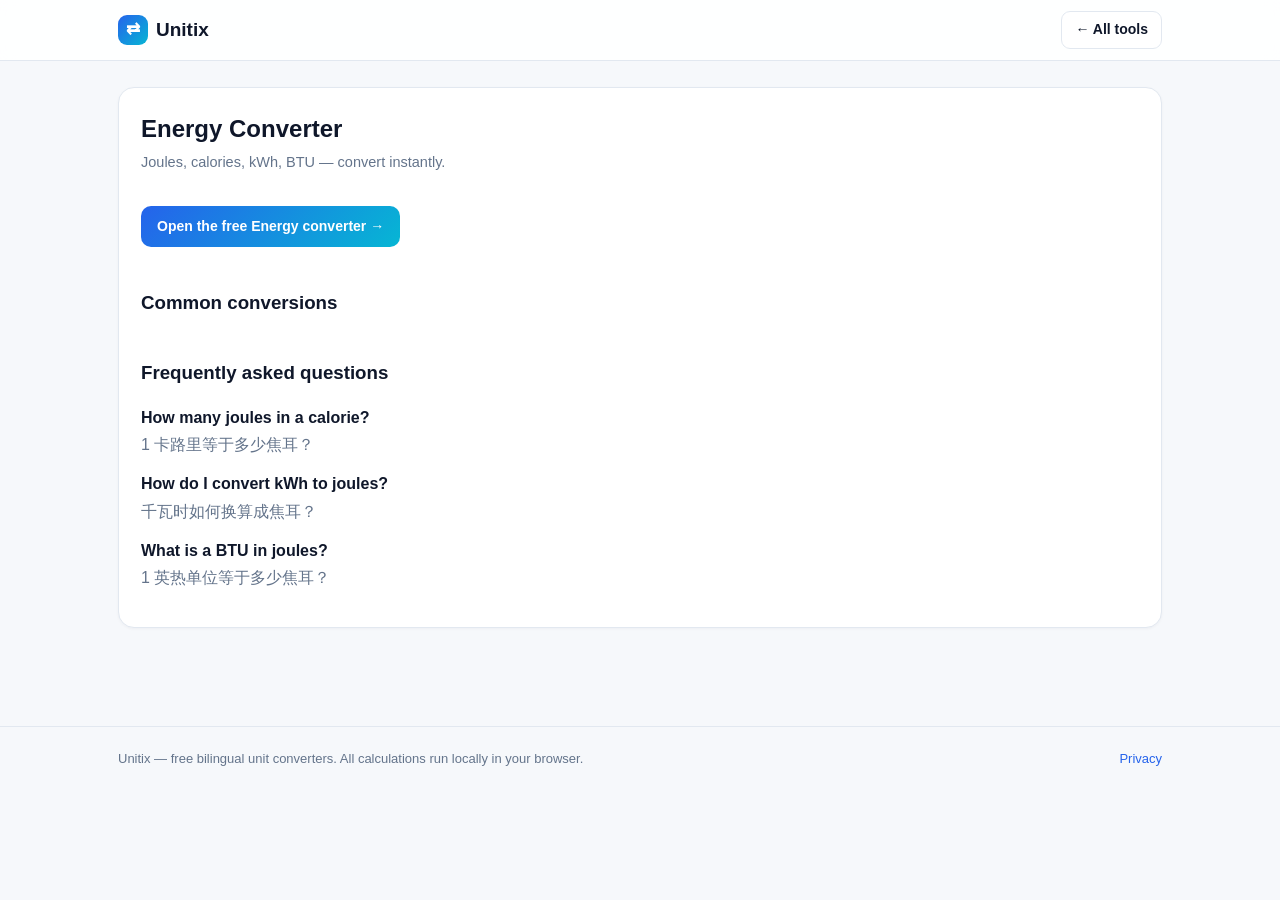
<file: tools/energy.html>
<!DOCTYPE html>
<html lang="en" data-theme="light">
<head>
<meta charset="utf-8"/>
<meta name="viewport" content="width=device-width, initial-scale=1"/>
<title>Energy Converter — Unitix</title>
<meta name="description" content="Joules, calories, kWh, BTU — convert instantly."/>
<link rel="canonical" href="https://unitix.com/tools/energy.html"/>
<link rel="alternate" hreflang="en" href="https://unitix.com/tools/energy.html"/>
<link rel="alternate" hreflang="zh-CN" href="https://unitix.com/tools/energy.html"/>
<link rel="alternate" hreflang="x-default" href="https://unitix.com/tools/energy.html"/>
<meta property="og:title" content="Energy Converter — Unitix"/>
<meta property="og:description" content="Joules, calories, kWh, BTU — convert instantly."/>
<meta property="og:type" content="website"/>
<meta property="og:image" content="https://unitix.com/og-image.png"/>
<link rel="icon" type="image/svg+xml" href="../favicon.svg"/>
<link rel="stylesheet" href="../styles.css"/>
<!-- Google AdSense — Auto Ads mode (inert placeholder). Activate by replacing ca-pub-XXXXXXXXXXXXXX with your real publisher ID and removing the comment wrapper. -->
<!-- <script async src="https://pagead2.googlesyndication.com/pagead/js/adsbygoogle.js?client=ca-pub-XXXXXXXXXXXXXX" crossorigin="anonymous"></script> -->
<script type="application/ld+json">{"@context": "https://schema.org", "@type": "WebPage", "name": "Energy Converter — Unitix", "description": "Joules, calories, kWh, BTU — convert instantly.", "url": "https://unitix.com/tools/energy.html", "inLanguage": ["en", "zh-CN"], "isPartOf": {"@type": "WebSite", "name": "Unitix", "url": "https://unitix.com/"}}</script>
<script type="application/ld+json">{"@context": "https://schema.org", "@type": "FAQPage", "inLanguage": ["en", "zh-CN"], "mainEntity": [{"@type": "Question", "name": "How many joules in a calorie?", "acceptedAnswer": {"@type": "Answer", "text": "1 卡路里等于多少焦耳？"}}, {"@type": "Question", "name": "How do I convert kWh to joules?", "acceptedAnswer": {"@type": "Answer", "text": "千瓦时如何换算成焦耳？"}}, {"@type": "Question", "name": "What is a BTU in joules?", "acceptedAnswer": {"@type": "Answer", "text": "1 英热单位等于多少焦耳？"}}]}</script>
</head>
<body>
<header class="site-header"><div class="wrap nav">
  <a class="logo" href="../index.html"><span class="mark">⇄</span><span>Unitix</span></a>
  <span class="spacer"></span>
  <a class="toggle" href="../index.html">← <span data-i18n="all_tools">All tools</span></a>
</div></header>
<main class="wrap">
<section class="panel active" id="p-energy">
  <h2 data-en="Energy Converter" data-zh="能量换算器">Energy Converter</h2>
  <p class="ptag" data-en="Joules, calories, kWh, BTU — convert instantly." data-zh="焦耳、卡路里、千瓦时、英热单位——即时换算。">Joules, calories, kWh, BTU — convert instantly.</p>
  <a class="btn" href="../index.html#p-energy" style="margin:14px 0 22px;display:inline-block">Open the free Energy converter →</a>
  <h3>Common conversions</h3>
  <table class="ctable ex"><tbody></tbody></table>
  <h3>Frequently asked questions</h3>
  <div class="faq"><div class="q"><strong>How many joules in a calorie?</strong><p>1 卡路里等于多少焦耳？</p></div><div class="q"><strong>How do I convert kWh to joules?</strong><p>千瓦时如何换算成焦耳？</p></div><div class="q"><strong>What is a BTU in joules?</strong><p>1 英热单位等于多少焦耳？</p></div></div>
</section>
</main>
<footer><div class="wrap foot">
  <span data-i18n="footer_note">Unitix — free bilingual unit converters. All calculations run locally in your browser.</span>
  <span class="links"><a href="../privacy.html" data-i18n="privacy">Privacy</a></span>
</div></footer>
<script>window.UNITIX_CONV={"length": {"kind": "linear", "special": null, "from": "meter", "to": "foot", "units": [{"k": "kilometer", "en": "Kilometer", "zh": "千米", "f": 1000}, {"k": "meter", "en": "Meter", "zh": "米", "f": 1}, {"k": "decimeter", "en": "Decimeter", "zh": "分米", "f": 0.1}, {"k": "centimeter", "en": "Centimeter", "zh": "厘米", "f": 0.01}, {"k": "millimeter", "en": "Millimeter", "zh": "毫米", "f": 0.001}, {"k": "micrometer", "en": "Micrometer", "zh": "微米", "f": 1e-06}, {"k": "mile", "en": "Mile", "zh": "英里", "f": 1609.344}, {"k": "yard", "en": "Yard", "zh": "码", "f": 0.9144}, {"k": "foot", "en": "Foot", "zh": "英尺", "f": 0.3048}, {"k": "inch", "en": "Inch", "zh": "英寸", "f": 0.0254}, {"k": "nautical_mile", "en": "Nautical mile", "zh": "海里", "f": 1852}]}, "mass": {"kind": "linear", "special": null, "from": "kilogram", "to": "pound", "units": [{"k": "metric_ton", "en": "Metric ton", "zh": "公吨", "f": 1000}, {"k": "kilogram", "en": "Kilogram", "zh": "千克", "f": 1}, {"k": "gram", "en": "Gram", "zh": "克", "f": 0.001}, {"k": "milligram", "en": "Milligram", "zh": "毫克", "f": 1e-06}, {"k": "pound", "en": "Pound", "zh": "磅", "f": 0.45359237}, {"k": "ounce", "en": "Ounce", "zh": "盎司", "f": 0.028349523125}, {"k": "stone", "en": "Stone", "zh": "英石", "f": 6.35029318}, {"k": "us_ton", "en": "US ton", "zh": "美吨", "f": 907.18474}]}, "temperature": {"kind": "special", "special": "temperature", "from": "celsius", "to": "fahrenheit", "units": [{"k": "celsius", "en": "Celsius", "zh": "摄氏度", "f": 1}, {"k": "fahrenheit", "en": "Fahrenheit", "zh": "华氏度", "f": 1}, {"k": "kelvin", "en": "Kelvin", "zh": "开尔文", "f": 1}]}, "area": {"kind": "linear", "special": null, "from": "square_meter", "to": "square_foot", "units": [{"k": "sq_kilometer", "en": "Square kilometer", "zh": "平方千米", "f": 1000000.0}, {"k": "square_meter", "en": "Square meter", "zh": "平方米", "f": 1}, {"k": "square_centimeter", "en": "Square centimeter", "zh": "平方厘米", "f": 0.0001}, {"k": "hectare", "en": "Hectare", "zh": "公顷", "f": 10000}, {"k": "acre", "en": "Acre", "zh": "英亩", "f": 4046.8564224}, {"k": "square_foot", "en": "Square foot", "zh": "平方英尺", "f": 0.09290304}, {"k": "square_inch", "en": "Square inch", "zh": "平方英寸", "f": 0.00064516}, {"k": "square_mile", "en": "Square mile", "zh": "平方英里", "f": 2589988.110336}]}, "volume": {"kind": "linear", "special": null, "from": "liter", "to": "gallon_us", "units": [{"k": "cubic_meter", "en": "Cubic meter", "zh": "立方米", "f": 1000}, {"k": "liter", "en": "Liter", "zh": "升", "f": 1}, {"k": "milliliter", "en": "Milliliter", "zh": "毫升", "f": 0.001}, {"k": "gallon_us", "en": "Gallon (US)", "zh": "加仑(美)", "f": 3.785411784}, {"k": "quart_us", "en": "Quart (US)", "zh": "夸脱(美)", "f": 0.946352946}, {"k": "pint_us", "en": "Pint (US)", "zh": "品脱(美)", "f": 0.473176473}, {"k": "cup_us", "en": "Cup (US)", "zh": "杯(美)", "f": 0.2365882365}, {"k": "fluid_ounce_us", "en": "Fluid ounce (US)", "zh": "液量盎司(美)", "f": 0.0295735295625}, {"k": "tablespoon_us", "en": "Tablespoon (US)", "zh": "汤匙(美)", "f": 0.01478676478125}, {"k": "teaspoon_us", "en": "Teaspoon (US)", "zh": "茶匙(美)", "f": 0.00492892159375}, {"k": "cubic_foot", "en": "Cubic foot", "zh": "立方英尺", "f": 28.316846592}, {"k": "cubic_inch", "en": "Cubic inch", "zh": "立方英寸", "f": 0.016387064}]}, "speed": {"kind": "linear", "special": null, "from": "kmh", "to": "mph", "units": [{"k": "mps", "en": "Meter/second", "zh": "米/秒", "f": 1}, {"k": "kmh", "en": "Kilometer/hour", "zh": "千米/时", "f": 0.277777777777778}, {"k": "mph", "en": "Mile/hour", "zh": "英里/时", "f": 0.44704}, {"k": "fps", "en": "Foot/second", "zh": "英尺/秒", "f": 0.3048}, {"k": "knot", "en": "Knot", "zh": "节", "f": 0.514444444444444}, {"k": "mach", "en": "Mach", "zh": "马赫", "f": 340.29}]}, "time": {"kind": "linear", "special": null, "from": "hour", "to": "minute", "units": [{"k": "nanosecond", "en": "Nanosecond", "zh": "纳秒", "f": 1e-09}, {"k": "microsecond", "en": "Microsecond", "zh": "微秒", "f": 1e-06}, {"k": "millisecond", "en": "Millisecond", "zh": "毫秒", "f": 0.001}, {"k": "second", "en": "Second", "zh": "秒", "f": 1}, {"k": "minute", "en": "Minute", "zh": "分", "f": 60}, {"k": "hour", "en": "Hour", "zh": "时", "f": 3600}, {"k": "day", "en": "Day", "zh": "天", "f": 86400}, {"k": "week", "en": "Week", "zh": "周", "f": 604800}, {"k": "month", "en": "Month (avg)", "zh": "月(平均)", "f": 2629800}, {"k": "year", "en": "Year (avg)", "zh": "年(平均)", "f": 31557600}]}, "data": {"kind": "linear", "special": null, "from": "megabyte", "to": "gigabyte", "units": [{"k": "bit", "en": "Bit", "zh": "比特", "f": 0.125}, {"k": "byte", "en": "Byte", "zh": "字节", "f": 1}, {"k": "kilobit", "en": "Kilobit", "zh": "千比特", "f": 125}, {"k": "kibibit", "en": "Kibibit", "zh": "Kibibit", "f": 128}, {"k": "kilobyte", "en": "Kilobyte (KB)", "zh": "千字节(KB)", "f": 1000}, {"k": "kibibyte", "en": "Kibibyte (KiB)", "zh": "Kibibyte(KiB)", "f": 1024}, {"k": "megabyte", "en": "Megabyte (MB)", "zh": "兆字节(MB)", "f": 1000000.0}, {"k": "mebibyte", "en": "Mebibyte (MiB)", "zh": "Mebibyte(MiB)", "f": 1048576}, {"k": "gigabyte", "en": "Gigabyte (GB)", "zh": "吉字节(GB)", "f": 1000000000.0}, {"k": "gibibyte", "en": "Gibibyte (GiB)", "zh": "Gibibyte(GiB)", "f": 1073741824}, {"k": "terabyte", "en": "Terabyte (TB)", "zh": "太字节(TB)", "f": 1000000000000.0}, {"k": "tebibyte", "en": "Tebibyte (TiB)", "zh": "Tebibyte(TiB)", "f": 1099511627776}]}, "energy": {"kind": "linear", "special": null, "from": "kilojoule", "to": "kilocalorie", "units": [{"k": "joule", "en": "Joule", "zh": "焦耳", "f": 1}, {"k": "kilojoule", "en": "Kilojoule", "zh": "千焦", "f": 1000}, {"k": "calorie", "en": "Calorie", "zh": "卡路里", "f": 4.184}, {"k": "kilocalorie", "en": "Kilocalorie", "zh": "千卡", "f": 4184}, {"k": "watt_hour", "en": "Watt-hour", "zh": "瓦时", "f": 3600}, {"k": "kilowatt_hour", "en": "Kilowatt-hour", "zh": "千瓦时", "f": 3600000}, {"k": "btu", "en": "BTU", "zh": "英热单位", "f": 1055.05585262}, {"k": "electronvolt", "en": "Electronvolt", "zh": "电子伏特", "f": 1.602176634e-19}, {"k": "foot_pound", "en": "Foot-pound", "zh": "英尺·磅", "f": 1.3558179483314}]}, "pressure": {"kind": "linear", "special": null, "from": "bar", "to": "psi", "units": [{"k": "pascal", "en": "Pascal", "zh": "帕斯卡", "f": 1}, {"k": "kilopascal", "en": "Kilopascal", "zh": "千帕", "f": 1000}, {"k": "bar", "en": "Bar", "zh": "巴", "f": 100000}, {"k": "megapascal", "en": "Megapascal", "zh": "兆帕", "f": 1000000.0}, {"k": "psi", "en": "Pound/square inch", "zh": "磅/平方英寸", "f": 6894.757293168}, {"k": "atm", "en": "Atmosphere", "zh": "标准大气压", "f": 101325}, {"k": "mmhg", "en": "mmHg", "zh": "毫米汞柱", "f": 133.322387415}, {"k": "inhg", "en": "inHg", "zh": "英寸汞柱", "f": 3386.389}, {"k": "torr", "en": "Torr", "zh": "托", "f": 133.322368421}]}, "fuel": {"kind": "special", "special": "fuel", "from": "l100", "to": "mpg_us", "units": [{"k": "l100", "en": "L/100 km", "zh": "升/100公里", "f": 1}, {"k": "mpg_us", "en": "MPG (US)", "zh": "每加仑英里(美)", "f": 1}, {"k": "mpg_uk", "en": "MPG (UK)", "zh": "每加仑英里(英)", "f": 1}]}, "angle": {"kind": "linear", "special": null, "from": "degree", "to": "radian", "units": [{"k": "degree", "en": "Degree", "zh": "度", "f": 1}, {"k": "radian", "en": "Radian", "zh": "弧度", "f": 57.29577951308232}, {"k": "gradian", "en": "Gradian", "zh": "百分度", "f": 0.9}, {"k": "arcminute", "en": "Arcminute", "zh": "角分", "f": 0.016666666666666666}, {"k": "arcsecond", "en": "Arcsecond", "zh": "角秒", "f": 0.0002777777777777778}, {"k": "turn", "en": "Turn", "zh": "圈", "f": 360}, {"k": "milliradian", "en": "Milliradian", "zh": "毫弧度", "f": 0.0572957795130823}]}};window.UNITIX_I18N={"en": {"tagline": "Free unit converter — instant, accurate, no signup.", "all_tools": "All tools", "from": "From", "to": "To", "value": "Value", "result": "Result", "swap": "Swap", "copy": "Copy", "copied": "Copied!", "all_units": "All units", "open_full": "Open full toolkit →", "privacy": "Privacy", "theme": "Theme", "choose": "Choose a converter", "amazon_title": "Recommended tools", "disclosure": "As an Amazon Associate, Unitix earns from qualifying purchases.", "footer_note": "Unitix — free bilingual unit converters. All calculations run locally in your browser.", "last_updated": "Last updated"}, "zh": {"tagline": "免费单位换算器——即时、精准、无需注册。", "all_tools": "全部工具", "from": "从", "to": "到", "value": "数值", "result": "结果", "swap": "互换", "copy": "复制", "copied": "已复制！", "all_units": "全部单位", "open_full": "打开完整工具箱 →", "privacy": "隐私", "theme": "主题", "choose": "选择换算类别", "amazon_title": "推荐工具", "disclosure": "作为亚马逊联盟成员，Unitix 从合格购买中获得收益。", "footer_note": "Unitix——免费双语单位换算器。所有计算均在您的浏览器本地完成。", "last_updated": "最后更新"}};</script>
<script src="../app.js"></script>
</body>
</html>
</file>
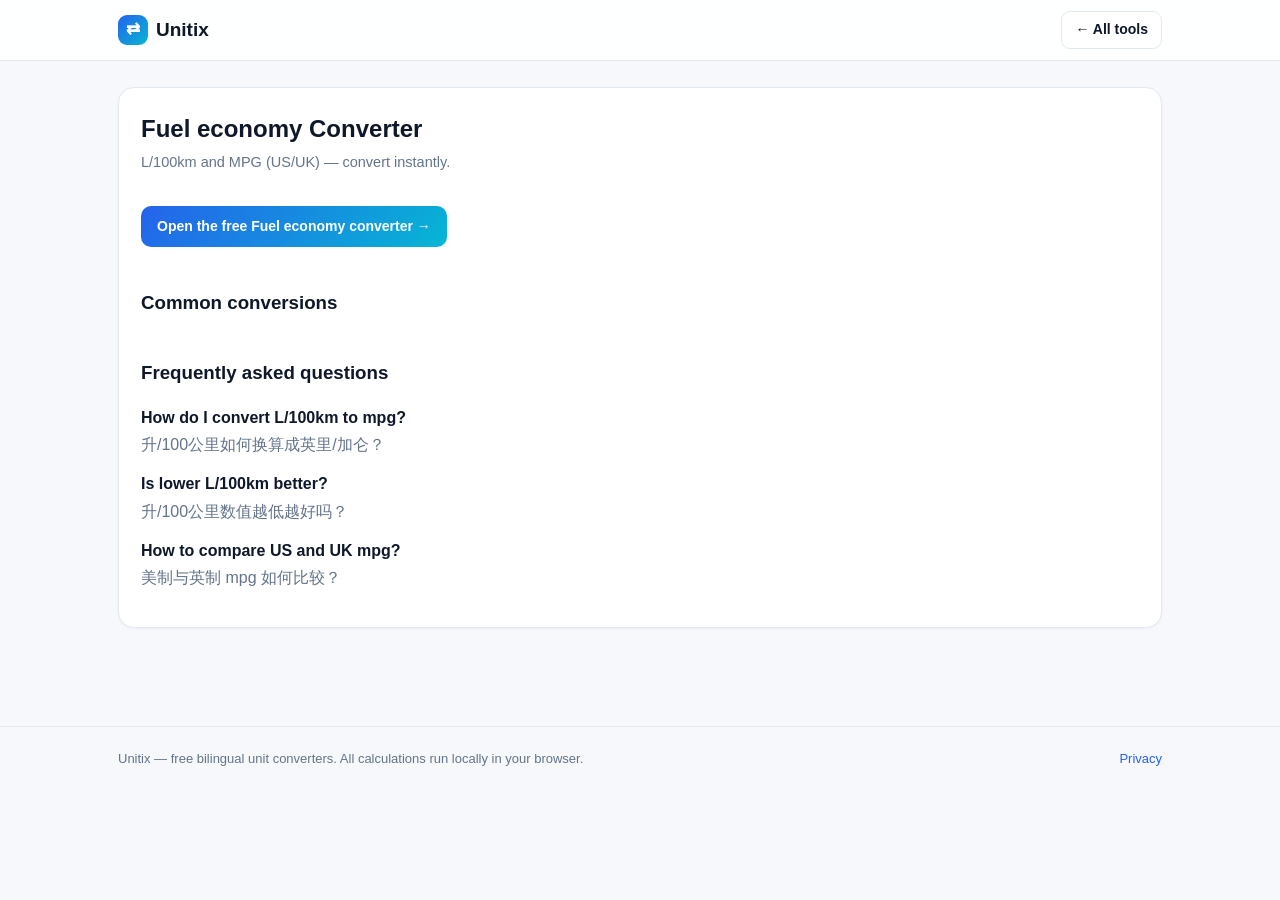
<file: tools/fuel.html>
<!DOCTYPE html>
<html lang="en" data-theme="light">
<head>
<meta charset="utf-8"/>
<meta name="viewport" content="width=device-width, initial-scale=1"/>
<title>Fuel economy Converter — Unitix</title>
<meta name="description" content="L/100km and MPG (US/UK) — convert instantly."/>
<link rel="canonical" href="https://unitix.com/tools/fuel.html"/>
<link rel="alternate" hreflang="en" href="https://unitix.com/tools/fuel.html"/>
<link rel="alternate" hreflang="zh-CN" href="https://unitix.com/tools/fuel.html"/>
<link rel="alternate" hreflang="x-default" href="https://unitix.com/tools/fuel.html"/>
<meta property="og:title" content="Fuel economy Converter — Unitix"/>
<meta property="og:description" content="L/100km and MPG (US/UK) — convert instantly."/>
<meta property="og:type" content="website"/>
<meta property="og:image" content="https://unitix.com/og-image.png"/>
<link rel="icon" type="image/svg+xml" href="../favicon.svg"/>
<link rel="stylesheet" href="../styles.css"/>
<!-- Google AdSense — Auto Ads mode (inert placeholder). Activate by replacing ca-pub-XXXXXXXXXXXXXX with your real publisher ID and removing the comment wrapper. -->
<!-- <script async src="https://pagead2.googlesyndication.com/pagead/js/adsbygoogle.js?client=ca-pub-XXXXXXXXXXXXXX" crossorigin="anonymous"></script> -->
<script type="application/ld+json">{"@context": "https://schema.org", "@type": "WebPage", "name": "Fuel economy Converter — Unitix", "description": "L/100km and MPG (US/UK) — convert instantly.", "url": "https://unitix.com/tools/fuel.html", "inLanguage": ["en", "zh-CN"], "isPartOf": {"@type": "WebSite", "name": "Unitix", "url": "https://unitix.com/"}}</script>
<script type="application/ld+json">{"@context": "https://schema.org", "@type": "FAQPage", "inLanguage": ["en", "zh-CN"], "mainEntity": [{"@type": "Question", "name": "How do I convert L/100km to mpg?", "acceptedAnswer": {"@type": "Answer", "text": "升/100公里如何换算成英里/加仑？"}}, {"@type": "Question", "name": "Is lower L/100km better?", "acceptedAnswer": {"@type": "Answer", "text": "升/100公里数值越低越好吗？"}}, {"@type": "Question", "name": "How to compare US and UK mpg?", "acceptedAnswer": {"@type": "Answer", "text": "美制与英制 mpg 如何比较？"}}]}</script>
</head>
<body>
<header class="site-header"><div class="wrap nav">
  <a class="logo" href="../index.html"><span class="mark">⇄</span><span>Unitix</span></a>
  <span class="spacer"></span>
  <a class="toggle" href="../index.html">← <span data-i18n="all_tools">All tools</span></a>
</div></header>
<main class="wrap">
<section class="panel active" id="p-fuel">
  <h2 data-en="Fuel economy Converter" data-zh="油耗换算器">Fuel economy Converter</h2>
  <p class="ptag" data-en="L/100km and MPG (US/UK) — convert instantly." data-zh="升/100公里 与 每加仑英里(美/英)——即时换算。">L/100km and MPG (US/UK) — convert instantly.</p>
  <a class="btn" href="../index.html#p-fuel" style="margin:14px 0 22px;display:inline-block">Open the free Fuel economy converter →</a>
  <h3>Common conversions</h3>
  <table class="ctable ex"><tbody></tbody></table>
  <h3>Frequently asked questions</h3>
  <div class="faq"><div class="q"><strong>How do I convert L/100km to mpg?</strong><p>升/100公里如何换算成英里/加仑？</p></div><div class="q"><strong>Is lower L/100km better?</strong><p>升/100公里数值越低越好吗？</p></div><div class="q"><strong>How to compare US and UK mpg?</strong><p>美制与英制 mpg 如何比较？</p></div></div>
</section>
</main>
<footer><div class="wrap foot">
  <span data-i18n="footer_note">Unitix — free bilingual unit converters. All calculations run locally in your browser.</span>
  <span class="links"><a href="../privacy.html" data-i18n="privacy">Privacy</a></span>
</div></footer>
<script>window.UNITIX_CONV={"length": {"kind": "linear", "special": null, "from": "meter", "to": "foot", "units": [{"k": "kilometer", "en": "Kilometer", "zh": "千米", "f": 1000}, {"k": "meter", "en": "Meter", "zh": "米", "f": 1}, {"k": "decimeter", "en": "Decimeter", "zh": "分米", "f": 0.1}, {"k": "centimeter", "en": "Centimeter", "zh": "厘米", "f": 0.01}, {"k": "millimeter", "en": "Millimeter", "zh": "毫米", "f": 0.001}, {"k": "micrometer", "en": "Micrometer", "zh": "微米", "f": 1e-06}, {"k": "mile", "en": "Mile", "zh": "英里", "f": 1609.344}, {"k": "yard", "en": "Yard", "zh": "码", "f": 0.9144}, {"k": "foot", "en": "Foot", "zh": "英尺", "f": 0.3048}, {"k": "inch", "en": "Inch", "zh": "英寸", "f": 0.0254}, {"k": "nautical_mile", "en": "Nautical mile", "zh": "海里", "f": 1852}]}, "mass": {"kind": "linear", "special": null, "from": "kilogram", "to": "pound", "units": [{"k": "metric_ton", "en": "Metric ton", "zh": "公吨", "f": 1000}, {"k": "kilogram", "en": "Kilogram", "zh": "千克", "f": 1}, {"k": "gram", "en": "Gram", "zh": "克", "f": 0.001}, {"k": "milligram", "en": "Milligram", "zh": "毫克", "f": 1e-06}, {"k": "pound", "en": "Pound", "zh": "磅", "f": 0.45359237}, {"k": "ounce", "en": "Ounce", "zh": "盎司", "f": 0.028349523125}, {"k": "stone", "en": "Stone", "zh": "英石", "f": 6.35029318}, {"k": "us_ton", "en": "US ton", "zh": "美吨", "f": 907.18474}]}, "temperature": {"kind": "special", "special": "temperature", "from": "celsius", "to": "fahrenheit", "units": [{"k": "celsius", "en": "Celsius", "zh": "摄氏度", "f": 1}, {"k": "fahrenheit", "en": "Fahrenheit", "zh": "华氏度", "f": 1}, {"k": "kelvin", "en": "Kelvin", "zh": "开尔文", "f": 1}]}, "area": {"kind": "linear", "special": null, "from": "square_meter", "to": "square_foot", "units": [{"k": "sq_kilometer", "en": "Square kilometer", "zh": "平方千米", "f": 1000000.0}, {"k": "square_meter", "en": "Square meter", "zh": "平方米", "f": 1}, {"k": "square_centimeter", "en": "Square centimeter", "zh": "平方厘米", "f": 0.0001}, {"k": "hectare", "en": "Hectare", "zh": "公顷", "f": 10000}, {"k": "acre", "en": "Acre", "zh": "英亩", "f": 4046.8564224}, {"k": "square_foot", "en": "Square foot", "zh": "平方英尺", "f": 0.09290304}, {"k": "square_inch", "en": "Square inch", "zh": "平方英寸", "f": 0.00064516}, {"k": "square_mile", "en": "Square mile", "zh": "平方英里", "f": 2589988.110336}]}, "volume": {"kind": "linear", "special": null, "from": "liter", "to": "gallon_us", "units": [{"k": "cubic_meter", "en": "Cubic meter", "zh": "立方米", "f": 1000}, {"k": "liter", "en": "Liter", "zh": "升", "f": 1}, {"k": "milliliter", "en": "Milliliter", "zh": "毫升", "f": 0.001}, {"k": "gallon_us", "en": "Gallon (US)", "zh": "加仑(美)", "f": 3.785411784}, {"k": "quart_us", "en": "Quart (US)", "zh": "夸脱(美)", "f": 0.946352946}, {"k": "pint_us", "en": "Pint (US)", "zh": "品脱(美)", "f": 0.473176473}, {"k": "cup_us", "en": "Cup (US)", "zh": "杯(美)", "f": 0.2365882365}, {"k": "fluid_ounce_us", "en": "Fluid ounce (US)", "zh": "液量盎司(美)", "f": 0.0295735295625}, {"k": "tablespoon_us", "en": "Tablespoon (US)", "zh": "汤匙(美)", "f": 0.01478676478125}, {"k": "teaspoon_us", "en": "Teaspoon (US)", "zh": "茶匙(美)", "f": 0.00492892159375}, {"k": "cubic_foot", "en": "Cubic foot", "zh": "立方英尺", "f": 28.316846592}, {"k": "cubic_inch", "en": "Cubic inch", "zh": "立方英寸", "f": 0.016387064}]}, "speed": {"kind": "linear", "special": null, "from": "kmh", "to": "mph", "units": [{"k": "mps", "en": "Meter/second", "zh": "米/秒", "f": 1}, {"k": "kmh", "en": "Kilometer/hour", "zh": "千米/时", "f": 0.277777777777778}, {"k": "mph", "en": "Mile/hour", "zh": "英里/时", "f": 0.44704}, {"k": "fps", "en": "Foot/second", "zh": "英尺/秒", "f": 0.3048}, {"k": "knot", "en": "Knot", "zh": "节", "f": 0.514444444444444}, {"k": "mach", "en": "Mach", "zh": "马赫", "f": 340.29}]}, "time": {"kind": "linear", "special": null, "from": "hour", "to": "minute", "units": [{"k": "nanosecond", "en": "Nanosecond", "zh": "纳秒", "f": 1e-09}, {"k": "microsecond", "en": "Microsecond", "zh": "微秒", "f": 1e-06}, {"k": "millisecond", "en": "Millisecond", "zh": "毫秒", "f": 0.001}, {"k": "second", "en": "Second", "zh": "秒", "f": 1}, {"k": "minute", "en": "Minute", "zh": "分", "f": 60}, {"k": "hour", "en": "Hour", "zh": "时", "f": 3600}, {"k": "day", "en": "Day", "zh": "天", "f": 86400}, {"k": "week", "en": "Week", "zh": "周", "f": 604800}, {"k": "month", "en": "Month (avg)", "zh": "月(平均)", "f": 2629800}, {"k": "year", "en": "Year (avg)", "zh": "年(平均)", "f": 31557600}]}, "data": {"kind": "linear", "special": null, "from": "megabyte", "to": "gigabyte", "units": [{"k": "bit", "en": "Bit", "zh": "比特", "f": 0.125}, {"k": "byte", "en": "Byte", "zh": "字节", "f": 1}, {"k": "kilobit", "en": "Kilobit", "zh": "千比特", "f": 125}, {"k": "kibibit", "en": "Kibibit", "zh": "Kibibit", "f": 128}, {"k": "kilobyte", "en": "Kilobyte (KB)", "zh": "千字节(KB)", "f": 1000}, {"k": "kibibyte", "en": "Kibibyte (KiB)", "zh": "Kibibyte(KiB)", "f": 1024}, {"k": "megabyte", "en": "Megabyte (MB)", "zh": "兆字节(MB)", "f": 1000000.0}, {"k": "mebibyte", "en": "Mebibyte (MiB)", "zh": "Mebibyte(MiB)", "f": 1048576}, {"k": "gigabyte", "en": "Gigabyte (GB)", "zh": "吉字节(GB)", "f": 1000000000.0}, {"k": "gibibyte", "en": "Gibibyte (GiB)", "zh": "Gibibyte(GiB)", "f": 1073741824}, {"k": "terabyte", "en": "Terabyte (TB)", "zh": "太字节(TB)", "f": 1000000000000.0}, {"k": "tebibyte", "en": "Tebibyte (TiB)", "zh": "Tebibyte(TiB)", "f": 1099511627776}]}, "energy": {"kind": "linear", "special": null, "from": "kilojoule", "to": "kilocalorie", "units": [{"k": "joule", "en": "Joule", "zh": "焦耳", "f": 1}, {"k": "kilojoule", "en": "Kilojoule", "zh": "千焦", "f": 1000}, {"k": "calorie", "en": "Calorie", "zh": "卡路里", "f": 4.184}, {"k": "kilocalorie", "en": "Kilocalorie", "zh": "千卡", "f": 4184}, {"k": "watt_hour", "en": "Watt-hour", "zh": "瓦时", "f": 3600}, {"k": "kilowatt_hour", "en": "Kilowatt-hour", "zh": "千瓦时", "f": 3600000}, {"k": "btu", "en": "BTU", "zh": "英热单位", "f": 1055.05585262}, {"k": "electronvolt", "en": "Electronvolt", "zh": "电子伏特", "f": 1.602176634e-19}, {"k": "foot_pound", "en": "Foot-pound", "zh": "英尺·磅", "f": 1.3558179483314}]}, "pressure": {"kind": "linear", "special": null, "from": "bar", "to": "psi", "units": [{"k": "pascal", "en": "Pascal", "zh": "帕斯卡", "f": 1}, {"k": "kilopascal", "en": "Kilopascal", "zh": "千帕", "f": 1000}, {"k": "bar", "en": "Bar", "zh": "巴", "f": 100000}, {"k": "megapascal", "en": "Megapascal", "zh": "兆帕", "f": 1000000.0}, {"k": "psi", "en": "Pound/square inch", "zh": "磅/平方英寸", "f": 6894.757293168}, {"k": "atm", "en": "Atmosphere", "zh": "标准大气压", "f": 101325}, {"k": "mmhg", "en": "mmHg", "zh": "毫米汞柱", "f": 133.322387415}, {"k": "inhg", "en": "inHg", "zh": "英寸汞柱", "f": 3386.389}, {"k": "torr", "en": "Torr", "zh": "托", "f": 133.322368421}]}, "fuel": {"kind": "special", "special": "fuel", "from": "l100", "to": "mpg_us", "units": [{"k": "l100", "en": "L/100 km", "zh": "升/100公里", "f": 1}, {"k": "mpg_us", "en": "MPG (US)", "zh": "每加仑英里(美)", "f": 1}, {"k": "mpg_uk", "en": "MPG (UK)", "zh": "每加仑英里(英)", "f": 1}]}, "angle": {"kind": "linear", "special": null, "from": "degree", "to": "radian", "units": [{"k": "degree", "en": "Degree", "zh": "度", "f": 1}, {"k": "radian", "en": "Radian", "zh": "弧度", "f": 57.29577951308232}, {"k": "gradian", "en": "Gradian", "zh": "百分度", "f": 0.9}, {"k": "arcminute", "en": "Arcminute", "zh": "角分", "f": 0.016666666666666666}, {"k": "arcsecond", "en": "Arcsecond", "zh": "角秒", "f": 0.0002777777777777778}, {"k": "turn", "en": "Turn", "zh": "圈", "f": 360}, {"k": "milliradian", "en": "Milliradian", "zh": "毫弧度", "f": 0.0572957795130823}]}};window.UNITIX_I18N={"en": {"tagline": "Free unit converter — instant, accurate, no signup.", "all_tools": "All tools", "from": "From", "to": "To", "value": "Value", "result": "Result", "swap": "Swap", "copy": "Copy", "copied": "Copied!", "all_units": "All units", "open_full": "Open full toolkit →", "privacy": "Privacy", "theme": "Theme", "choose": "Choose a converter", "amazon_title": "Recommended tools", "disclosure": "As an Amazon Associate, Unitix earns from qualifying purchases.", "footer_note": "Unitix — free bilingual unit converters. All calculations run locally in your browser.", "last_updated": "Last updated"}, "zh": {"tagline": "免费单位换算器——即时、精准、无需注册。", "all_tools": "全部工具", "from": "从", "to": "到", "value": "数值", "result": "结果", "swap": "互换", "copy": "复制", "copied": "已复制！", "all_units": "全部单位", "open_full": "打开完整工具箱 →", "privacy": "隐私", "theme": "主题", "choose": "选择换算类别", "amazon_title": "推荐工具", "disclosure": "作为亚马逊联盟成员，Unitix 从合格购买中获得收益。", "footer_note": "Unitix——免费双语单位换算器。所有计算均在您的浏览器本地完成。", "last_updated": "最后更新"}};</script>
<script src="../app.js"></script>
</body>
</html>
</file>
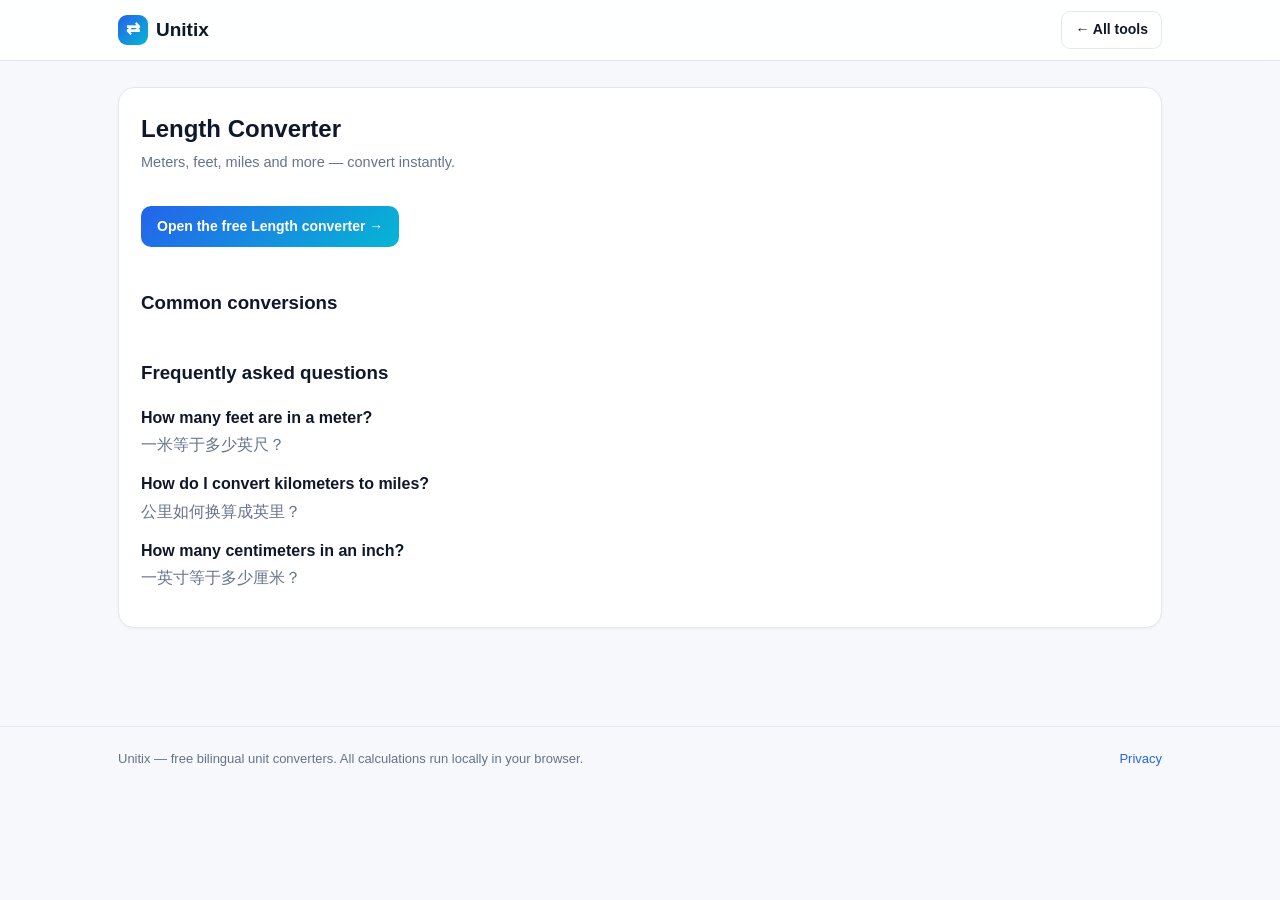
<file: tools/length.html>
<!DOCTYPE html>
<html lang="en" data-theme="light">
<head>
<meta charset="utf-8"/>
<meta name="viewport" content="width=device-width, initial-scale=1"/>
<title>Length Converter — Unitix</title>
<meta name="description" content="Meters, feet, miles and more — convert instantly."/>
<link rel="canonical" href="https://unitix.com/tools/length.html"/>
<link rel="alternate" hreflang="en" href="https://unitix.com/tools/length.html"/>
<link rel="alternate" hreflang="zh-CN" href="https://unitix.com/tools/length.html"/>
<link rel="alternate" hreflang="x-default" href="https://unitix.com/tools/length.html"/>
<meta property="og:title" content="Length Converter — Unitix"/>
<meta property="og:description" content="Meters, feet, miles and more — convert instantly."/>
<meta property="og:type" content="website"/>
<meta property="og:image" content="https://unitix.com/og-image.png"/>
<link rel="icon" type="image/svg+xml" href="../favicon.svg"/>
<link rel="stylesheet" href="../styles.css"/>
<!-- Google AdSense — Auto Ads mode (inert placeholder). Activate by replacing ca-pub-XXXXXXXXXXXXXX with your real publisher ID and removing the comment wrapper. -->
<!-- <script async src="https://pagead2.googlesyndication.com/pagead/js/adsbygoogle.js?client=ca-pub-XXXXXXXXXXXXXX" crossorigin="anonymous"></script> -->
<script type="application/ld+json">{"@context": "https://schema.org", "@type": "WebPage", "name": "Length Converter — Unitix", "description": "Meters, feet, miles and more — convert instantly.", "url": "https://unitix.com/tools/length.html", "inLanguage": ["en", "zh-CN"], "isPartOf": {"@type": "WebSite", "name": "Unitix", "url": "https://unitix.com/"}}</script>
<script type="application/ld+json">{"@context": "https://schema.org", "@type": "FAQPage", "inLanguage": ["en", "zh-CN"], "mainEntity": [{"@type": "Question", "name": "How many feet are in a meter?", "acceptedAnswer": {"@type": "Answer", "text": "一米等于多少英尺？"}}, {"@type": "Question", "name": "How do I convert kilometers to miles?", "acceptedAnswer": {"@type": "Answer", "text": "公里如何换算成英里？"}}, {"@type": "Question", "name": "How many centimeters in an inch?", "acceptedAnswer": {"@type": "Answer", "text": "一英寸等于多少厘米？"}}]}</script>
</head>
<body>
<header class="site-header"><div class="wrap nav">
  <a class="logo" href="../index.html"><span class="mark">⇄</span><span>Unitix</span></a>
  <span class="spacer"></span>
  <a class="toggle" href="../index.html">← <span data-i18n="all_tools">All tools</span></a>
</div></header>
<main class="wrap">
<section class="panel active" id="p-length">
  <h2 data-en="Length Converter" data-zh="长度换算器">Length Converter</h2>
  <p class="ptag" data-en="Meters, feet, miles and more — convert instantly." data-zh="米、英尺、英里等——即时换算。">Meters, feet, miles and more — convert instantly.</p>
  <a class="btn" href="../index.html#p-length" style="margin:14px 0 22px;display:inline-block">Open the free Length converter →</a>
  <h3>Common conversions</h3>
  <table class="ctable ex"><tbody></tbody></table>
  <h3>Frequently asked questions</h3>
  <div class="faq"><div class="q"><strong>How many feet are in a meter?</strong><p>一米等于多少英尺？</p></div><div class="q"><strong>How do I convert kilometers to miles?</strong><p>公里如何换算成英里？</p></div><div class="q"><strong>How many centimeters in an inch?</strong><p>一英寸等于多少厘米？</p></div></div>
</section>
</main>
<footer><div class="wrap foot">
  <span data-i18n="footer_note">Unitix — free bilingual unit converters. All calculations run locally in your browser.</span>
  <span class="links"><a href="../privacy.html" data-i18n="privacy">Privacy</a></span>
</div></footer>
<script>window.UNITIX_CONV={"length": {"kind": "linear", "special": null, "from": "meter", "to": "foot", "units": [{"k": "kilometer", "en": "Kilometer", "zh": "千米", "f": 1000}, {"k": "meter", "en": "Meter", "zh": "米", "f": 1}, {"k": "decimeter", "en": "Decimeter", "zh": "分米", "f": 0.1}, {"k": "centimeter", "en": "Centimeter", "zh": "厘米", "f": 0.01}, {"k": "millimeter", "en": "Millimeter", "zh": "毫米", "f": 0.001}, {"k": "micrometer", "en": "Micrometer", "zh": "微米", "f": 1e-06}, {"k": "mile", "en": "Mile", "zh": "英里", "f": 1609.344}, {"k": "yard", "en": "Yard", "zh": "码", "f": 0.9144}, {"k": "foot", "en": "Foot", "zh": "英尺", "f": 0.3048}, {"k": "inch", "en": "Inch", "zh": "英寸", "f": 0.0254}, {"k": "nautical_mile", "en": "Nautical mile", "zh": "海里", "f": 1852}]}, "mass": {"kind": "linear", "special": null, "from": "kilogram", "to": "pound", "units": [{"k": "metric_ton", "en": "Metric ton", "zh": "公吨", "f": 1000}, {"k": "kilogram", "en": "Kilogram", "zh": "千克", "f": 1}, {"k": "gram", "en": "Gram", "zh": "克", "f": 0.001}, {"k": "milligram", "en": "Milligram", "zh": "毫克", "f": 1e-06}, {"k": "pound", "en": "Pound", "zh": "磅", "f": 0.45359237}, {"k": "ounce", "en": "Ounce", "zh": "盎司", "f": 0.028349523125}, {"k": "stone", "en": "Stone", "zh": "英石", "f": 6.35029318}, {"k": "us_ton", "en": "US ton", "zh": "美吨", "f": 907.18474}]}, "temperature": {"kind": "special", "special": "temperature", "from": "celsius", "to": "fahrenheit", "units": [{"k": "celsius", "en": "Celsius", "zh": "摄氏度", "f": 1}, {"k": "fahrenheit", "en": "Fahrenheit", "zh": "华氏度", "f": 1}, {"k": "kelvin", "en": "Kelvin", "zh": "开尔文", "f": 1}]}, "area": {"kind": "linear", "special": null, "from": "square_meter", "to": "square_foot", "units": [{"k": "sq_kilometer", "en": "Square kilometer", "zh": "平方千米", "f": 1000000.0}, {"k": "square_meter", "en": "Square meter", "zh": "平方米", "f": 1}, {"k": "square_centimeter", "en": "Square centimeter", "zh": "平方厘米", "f": 0.0001}, {"k": "hectare", "en": "Hectare", "zh": "公顷", "f": 10000}, {"k": "acre", "en": "Acre", "zh": "英亩", "f": 4046.8564224}, {"k": "square_foot", "en": "Square foot", "zh": "平方英尺", "f": 0.09290304}, {"k": "square_inch", "en": "Square inch", "zh": "平方英寸", "f": 0.00064516}, {"k": "square_mile", "en": "Square mile", "zh": "平方英里", "f": 2589988.110336}]}, "volume": {"kind": "linear", "special": null, "from": "liter", "to": "gallon_us", "units": [{"k": "cubic_meter", "en": "Cubic meter", "zh": "立方米", "f": 1000}, {"k": "liter", "en": "Liter", "zh": "升", "f": 1}, {"k": "milliliter", "en": "Milliliter", "zh": "毫升", "f": 0.001}, {"k": "gallon_us", "en": "Gallon (US)", "zh": "加仑(美)", "f": 3.785411784}, {"k": "quart_us", "en": "Quart (US)", "zh": "夸脱(美)", "f": 0.946352946}, {"k": "pint_us", "en": "Pint (US)", "zh": "品脱(美)", "f": 0.473176473}, {"k": "cup_us", "en": "Cup (US)", "zh": "杯(美)", "f": 0.2365882365}, {"k": "fluid_ounce_us", "en": "Fluid ounce (US)", "zh": "液量盎司(美)", "f": 0.0295735295625}, {"k": "tablespoon_us", "en": "Tablespoon (US)", "zh": "汤匙(美)", "f": 0.01478676478125}, {"k": "teaspoon_us", "en": "Teaspoon (US)", "zh": "茶匙(美)", "f": 0.00492892159375}, {"k": "cubic_foot", "en": "Cubic foot", "zh": "立方英尺", "f": 28.316846592}, {"k": "cubic_inch", "en": "Cubic inch", "zh": "立方英寸", "f": 0.016387064}]}, "speed": {"kind": "linear", "special": null, "from": "kmh", "to": "mph", "units": [{"k": "mps", "en": "Meter/second", "zh": "米/秒", "f": 1}, {"k": "kmh", "en": "Kilometer/hour", "zh": "千米/时", "f": 0.277777777777778}, {"k": "mph", "en": "Mile/hour", "zh": "英里/时", "f": 0.44704}, {"k": "fps", "en": "Foot/second", "zh": "英尺/秒", "f": 0.3048}, {"k": "knot", "en": "Knot", "zh": "节", "f": 0.514444444444444}, {"k": "mach", "en": "Mach", "zh": "马赫", "f": 340.29}]}, "time": {"kind": "linear", "special": null, "from": "hour", "to": "minute", "units": [{"k": "nanosecond", "en": "Nanosecond", "zh": "纳秒", "f": 1e-09}, {"k": "microsecond", "en": "Microsecond", "zh": "微秒", "f": 1e-06}, {"k": "millisecond", "en": "Millisecond", "zh": "毫秒", "f": 0.001}, {"k": "second", "en": "Second", "zh": "秒", "f": 1}, {"k": "minute", "en": "Minute", "zh": "分", "f": 60}, {"k": "hour", "en": "Hour", "zh": "时", "f": 3600}, {"k": "day", "en": "Day", "zh": "天", "f": 86400}, {"k": "week", "en": "Week", "zh": "周", "f": 604800}, {"k": "month", "en": "Month (avg)", "zh": "月(平均)", "f": 2629800}, {"k": "year", "en": "Year (avg)", "zh": "年(平均)", "f": 31557600}]}, "data": {"kind": "linear", "special": null, "from": "megabyte", "to": "gigabyte", "units": [{"k": "bit", "en": "Bit", "zh": "比特", "f": 0.125}, {"k": "byte", "en": "Byte", "zh": "字节", "f": 1}, {"k": "kilobit", "en": "Kilobit", "zh": "千比特", "f": 125}, {"k": "kibibit", "en": "Kibibit", "zh": "Kibibit", "f": 128}, {"k": "kilobyte", "en": "Kilobyte (KB)", "zh": "千字节(KB)", "f": 1000}, {"k": "kibibyte", "en": "Kibibyte (KiB)", "zh": "Kibibyte(KiB)", "f": 1024}, {"k": "megabyte", "en": "Megabyte (MB)", "zh": "兆字节(MB)", "f": 1000000.0}, {"k": "mebibyte", "en": "Mebibyte (MiB)", "zh": "Mebibyte(MiB)", "f": 1048576}, {"k": "gigabyte", "en": "Gigabyte (GB)", "zh": "吉字节(GB)", "f": 1000000000.0}, {"k": "gibibyte", "en": "Gibibyte (GiB)", "zh": "Gibibyte(GiB)", "f": 1073741824}, {"k": "terabyte", "en": "Terabyte (TB)", "zh": "太字节(TB)", "f": 1000000000000.0}, {"k": "tebibyte", "en": "Tebibyte (TiB)", "zh": "Tebibyte(TiB)", "f": 1099511627776}]}, "energy": {"kind": "linear", "special": null, "from": "kilojoule", "to": "kilocalorie", "units": [{"k": "joule", "en": "Joule", "zh": "焦耳", "f": 1}, {"k": "kilojoule", "en": "Kilojoule", "zh": "千焦", "f": 1000}, {"k": "calorie", "en": "Calorie", "zh": "卡路里", "f": 4.184}, {"k": "kilocalorie", "en": "Kilocalorie", "zh": "千卡", "f": 4184}, {"k": "watt_hour", "en": "Watt-hour", "zh": "瓦时", "f": 3600}, {"k": "kilowatt_hour", "en": "Kilowatt-hour", "zh": "千瓦时", "f": 3600000}, {"k": "btu", "en": "BTU", "zh": "英热单位", "f": 1055.05585262}, {"k": "electronvolt", "en": "Electronvolt", "zh": "电子伏特", "f": 1.602176634e-19}, {"k": "foot_pound", "en": "Foot-pound", "zh": "英尺·磅", "f": 1.3558179483314}]}, "pressure": {"kind": "linear", "special": null, "from": "bar", "to": "psi", "units": [{"k": "pascal", "en": "Pascal", "zh": "帕斯卡", "f": 1}, {"k": "kilopascal", "en": "Kilopascal", "zh": "千帕", "f": 1000}, {"k": "bar", "en": "Bar", "zh": "巴", "f": 100000}, {"k": "megapascal", "en": "Megapascal", "zh": "兆帕", "f": 1000000.0}, {"k": "psi", "en": "Pound/square inch", "zh": "磅/平方英寸", "f": 6894.757293168}, {"k": "atm", "en": "Atmosphere", "zh": "标准大气压", "f": 101325}, {"k": "mmhg", "en": "mmHg", "zh": "毫米汞柱", "f": 133.322387415}, {"k": "inhg", "en": "inHg", "zh": "英寸汞柱", "f": 3386.389}, {"k": "torr", "en": "Torr", "zh": "托", "f": 133.322368421}]}, "fuel": {"kind": "special", "special": "fuel", "from": "l100", "to": "mpg_us", "units": [{"k": "l100", "en": "L/100 km", "zh": "升/100公里", "f": 1}, {"k": "mpg_us", "en": "MPG (US)", "zh": "每加仑英里(美)", "f": 1}, {"k": "mpg_uk", "en": "MPG (UK)", "zh": "每加仑英里(英)", "f": 1}]}, "angle": {"kind": "linear", "special": null, "from": "degree", "to": "radian", "units": [{"k": "degree", "en": "Degree", "zh": "度", "f": 1}, {"k": "radian", "en": "Radian", "zh": "弧度", "f": 57.29577951308232}, {"k": "gradian", "en": "Gradian", "zh": "百分度", "f": 0.9}, {"k": "arcminute", "en": "Arcminute", "zh": "角分", "f": 0.016666666666666666}, {"k": "arcsecond", "en": "Arcsecond", "zh": "角秒", "f": 0.0002777777777777778}, {"k": "turn", "en": "Turn", "zh": "圈", "f": 360}, {"k": "milliradian", "en": "Milliradian", "zh": "毫弧度", "f": 0.0572957795130823}]}};window.UNITIX_I18N={"en": {"tagline": "Free unit converter — instant, accurate, no signup.", "all_tools": "All tools", "from": "From", "to": "To", "value": "Value", "result": "Result", "swap": "Swap", "copy": "Copy", "copied": "Copied!", "all_units": "All units", "open_full": "Open full toolkit →", "privacy": "Privacy", "theme": "Theme", "choose": "Choose a converter", "amazon_title": "Recommended tools", "disclosure": "As an Amazon Associate, Unitix earns from qualifying purchases.", "footer_note": "Unitix — free bilingual unit converters. All calculations run locally in your browser.", "last_updated": "Last updated"}, "zh": {"tagline": "免费单位换算器——即时、精准、无需注册。", "all_tools": "全部工具", "from": "从", "to": "到", "value": "数值", "result": "结果", "swap": "互换", "copy": "复制", "copied": "已复制！", "all_units": "全部单位", "open_full": "打开完整工具箱 →", "privacy": "隐私", "theme": "主题", "choose": "选择换算类别", "amazon_title": "推荐工具", "disclosure": "作为亚马逊联盟成员，Unitix 从合格购买中获得收益。", "footer_note": "Unitix——免费双语单位换算器。所有计算均在您的浏览器本地完成。", "last_updated": "最后更新"}};</script>
<script src="../app.js"></script>
</body>
</html>
</file>
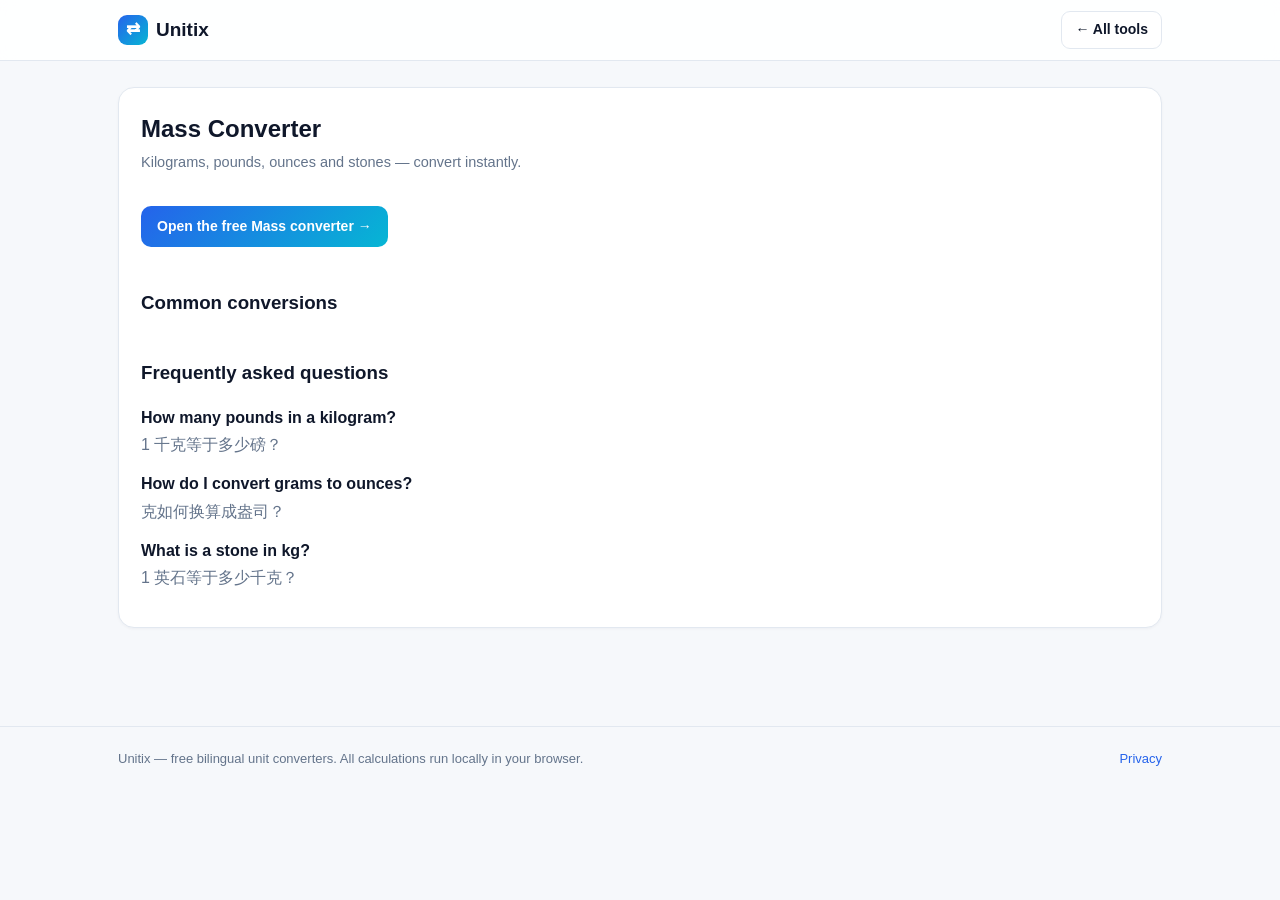
<file: tools/mass.html>
<!DOCTYPE html>
<html lang="en" data-theme="light">
<head>
<meta charset="utf-8"/>
<meta name="viewport" content="width=device-width, initial-scale=1"/>
<title>Mass Converter — Unitix</title>
<meta name="description" content="Kilograms, pounds, ounces and stones — convert instantly."/>
<link rel="canonical" href="https://unitix.com/tools/mass.html"/>
<link rel="alternate" hreflang="en" href="https://unitix.com/tools/mass.html"/>
<link rel="alternate" hreflang="zh-CN" href="https://unitix.com/tools/mass.html"/>
<link rel="alternate" hreflang="x-default" href="https://unitix.com/tools/mass.html"/>
<meta property="og:title" content="Mass Converter — Unitix"/>
<meta property="og:description" content="Kilograms, pounds, ounces and stones — convert instantly."/>
<meta property="og:type" content="website"/>
<meta property="og:image" content="https://unitix.com/og-image.png"/>
<link rel="icon" type="image/svg+xml" href="../favicon.svg"/>
<link rel="stylesheet" href="../styles.css"/>
<!-- Google AdSense — Auto Ads mode (inert placeholder). Activate by replacing ca-pub-XXXXXXXXXXXXXX with your real publisher ID and removing the comment wrapper. -->
<!-- <script async src="https://pagead2.googlesyndication.com/pagead/js/adsbygoogle.js?client=ca-pub-XXXXXXXXXXXXXX" crossorigin="anonymous"></script> -->
<script type="application/ld+json">{"@context": "https://schema.org", "@type": "WebPage", "name": "Mass Converter — Unitix", "description": "Kilograms, pounds, ounces and stones — convert instantly.", "url": "https://unitix.com/tools/mass.html", "inLanguage": ["en", "zh-CN"], "isPartOf": {"@type": "WebSite", "name": "Unitix", "url": "https://unitix.com/"}}</script>
<script type="application/ld+json">{"@context": "https://schema.org", "@type": "FAQPage", "inLanguage": ["en", "zh-CN"], "mainEntity": [{"@type": "Question", "name": "How many pounds in a kilogram?", "acceptedAnswer": {"@type": "Answer", "text": "1 千克等于多少磅？"}}, {"@type": "Question", "name": "How do I convert grams to ounces?", "acceptedAnswer": {"@type": "Answer", "text": "克如何换算成盎司？"}}, {"@type": "Question", "name": "What is a stone in kg?", "acceptedAnswer": {"@type": "Answer", "text": "1 英石等于多少千克？"}}]}</script>
</head>
<body>
<header class="site-header"><div class="wrap nav">
  <a class="logo" href="../index.html"><span class="mark">⇄</span><span>Unitix</span></a>
  <span class="spacer"></span>
  <a class="toggle" href="../index.html">← <span data-i18n="all_tools">All tools</span></a>
</div></header>
<main class="wrap">
<section class="panel active" id="p-mass">
  <h2 data-en="Mass Converter" data-zh="质量换算器">Mass Converter</h2>
  <p class="ptag" data-en="Kilograms, pounds, ounces and stones — convert instantly." data-zh="千克、磅、盎司、英石——即时换算。">Kilograms, pounds, ounces and stones — convert instantly.</p>
  <a class="btn" href="../index.html#p-mass" style="margin:14px 0 22px;display:inline-block">Open the free Mass converter →</a>
  <h3>Common conversions</h3>
  <table class="ctable ex"><tbody></tbody></table>
  <h3>Frequently asked questions</h3>
  <div class="faq"><div class="q"><strong>How many pounds in a kilogram?</strong><p>1 千克等于多少磅？</p></div><div class="q"><strong>How do I convert grams to ounces?</strong><p>克如何换算成盎司？</p></div><div class="q"><strong>What is a stone in kg?</strong><p>1 英石等于多少千克？</p></div></div>
</section>
</main>
<footer><div class="wrap foot">
  <span data-i18n="footer_note">Unitix — free bilingual unit converters. All calculations run locally in your browser.</span>
  <span class="links"><a href="../privacy.html" data-i18n="privacy">Privacy</a></span>
</div></footer>
<script>window.UNITIX_CONV={"length": {"kind": "linear", "special": null, "from": "meter", "to": "foot", "units": [{"k": "kilometer", "en": "Kilometer", "zh": "千米", "f": 1000}, {"k": "meter", "en": "Meter", "zh": "米", "f": 1}, {"k": "decimeter", "en": "Decimeter", "zh": "分米", "f": 0.1}, {"k": "centimeter", "en": "Centimeter", "zh": "厘米", "f": 0.01}, {"k": "millimeter", "en": "Millimeter", "zh": "毫米", "f": 0.001}, {"k": "micrometer", "en": "Micrometer", "zh": "微米", "f": 1e-06}, {"k": "mile", "en": "Mile", "zh": "英里", "f": 1609.344}, {"k": "yard", "en": "Yard", "zh": "码", "f": 0.9144}, {"k": "foot", "en": "Foot", "zh": "英尺", "f": 0.3048}, {"k": "inch", "en": "Inch", "zh": "英寸", "f": 0.0254}, {"k": "nautical_mile", "en": "Nautical mile", "zh": "海里", "f": 1852}]}, "mass": {"kind": "linear", "special": null, "from": "kilogram", "to": "pound", "units": [{"k": "metric_ton", "en": "Metric ton", "zh": "公吨", "f": 1000}, {"k": "kilogram", "en": "Kilogram", "zh": "千克", "f": 1}, {"k": "gram", "en": "Gram", "zh": "克", "f": 0.001}, {"k": "milligram", "en": "Milligram", "zh": "毫克", "f": 1e-06}, {"k": "pound", "en": "Pound", "zh": "磅", "f": 0.45359237}, {"k": "ounce", "en": "Ounce", "zh": "盎司", "f": 0.028349523125}, {"k": "stone", "en": "Stone", "zh": "英石", "f": 6.35029318}, {"k": "us_ton", "en": "US ton", "zh": "美吨", "f": 907.18474}]}, "temperature": {"kind": "special", "special": "temperature", "from": "celsius", "to": "fahrenheit", "units": [{"k": "celsius", "en": "Celsius", "zh": "摄氏度", "f": 1}, {"k": "fahrenheit", "en": "Fahrenheit", "zh": "华氏度", "f": 1}, {"k": "kelvin", "en": "Kelvin", "zh": "开尔文", "f": 1}]}, "area": {"kind": "linear", "special": null, "from": "square_meter", "to": "square_foot", "units": [{"k": "sq_kilometer", "en": "Square kilometer", "zh": "平方千米", "f": 1000000.0}, {"k": "square_meter", "en": "Square meter", "zh": "平方米", "f": 1}, {"k": "square_centimeter", "en": "Square centimeter", "zh": "平方厘米", "f": 0.0001}, {"k": "hectare", "en": "Hectare", "zh": "公顷", "f": 10000}, {"k": "acre", "en": "Acre", "zh": "英亩", "f": 4046.8564224}, {"k": "square_foot", "en": "Square foot", "zh": "平方英尺", "f": 0.09290304}, {"k": "square_inch", "en": "Square inch", "zh": "平方英寸", "f": 0.00064516}, {"k": "square_mile", "en": "Square mile", "zh": "平方英里", "f": 2589988.110336}]}, "volume": {"kind": "linear", "special": null, "from": "liter", "to": "gallon_us", "units": [{"k": "cubic_meter", "en": "Cubic meter", "zh": "立方米", "f": 1000}, {"k": "liter", "en": "Liter", "zh": "升", "f": 1}, {"k": "milliliter", "en": "Milliliter", "zh": "毫升", "f": 0.001}, {"k": "gallon_us", "en": "Gallon (US)", "zh": "加仑(美)", "f": 3.785411784}, {"k": "quart_us", "en": "Quart (US)", "zh": "夸脱(美)", "f": 0.946352946}, {"k": "pint_us", "en": "Pint (US)", "zh": "品脱(美)", "f": 0.473176473}, {"k": "cup_us", "en": "Cup (US)", "zh": "杯(美)", "f": 0.2365882365}, {"k": "fluid_ounce_us", "en": "Fluid ounce (US)", "zh": "液量盎司(美)", "f": 0.0295735295625}, {"k": "tablespoon_us", "en": "Tablespoon (US)", "zh": "汤匙(美)", "f": 0.01478676478125}, {"k": "teaspoon_us", "en": "Teaspoon (US)", "zh": "茶匙(美)", "f": 0.00492892159375}, {"k": "cubic_foot", "en": "Cubic foot", "zh": "立方英尺", "f": 28.316846592}, {"k": "cubic_inch", "en": "Cubic inch", "zh": "立方英寸", "f": 0.016387064}]}, "speed": {"kind": "linear", "special": null, "from": "kmh", "to": "mph", "units": [{"k": "mps", "en": "Meter/second", "zh": "米/秒", "f": 1}, {"k": "kmh", "en": "Kilometer/hour", "zh": "千米/时", "f": 0.277777777777778}, {"k": "mph", "en": "Mile/hour", "zh": "英里/时", "f": 0.44704}, {"k": "fps", "en": "Foot/second", "zh": "英尺/秒", "f": 0.3048}, {"k": "knot", "en": "Knot", "zh": "节", "f": 0.514444444444444}, {"k": "mach", "en": "Mach", "zh": "马赫", "f": 340.29}]}, "time": {"kind": "linear", "special": null, "from": "hour", "to": "minute", "units": [{"k": "nanosecond", "en": "Nanosecond", "zh": "纳秒", "f": 1e-09}, {"k": "microsecond", "en": "Microsecond", "zh": "微秒", "f": 1e-06}, {"k": "millisecond", "en": "Millisecond", "zh": "毫秒", "f": 0.001}, {"k": "second", "en": "Second", "zh": "秒", "f": 1}, {"k": "minute", "en": "Minute", "zh": "分", "f": 60}, {"k": "hour", "en": "Hour", "zh": "时", "f": 3600}, {"k": "day", "en": "Day", "zh": "天", "f": 86400}, {"k": "week", "en": "Week", "zh": "周", "f": 604800}, {"k": "month", "en": "Month (avg)", "zh": "月(平均)", "f": 2629800}, {"k": "year", "en": "Year (avg)", "zh": "年(平均)", "f": 31557600}]}, "data": {"kind": "linear", "special": null, "from": "megabyte", "to": "gigabyte", "units": [{"k": "bit", "en": "Bit", "zh": "比特", "f": 0.125}, {"k": "byte", "en": "Byte", "zh": "字节", "f": 1}, {"k": "kilobit", "en": "Kilobit", "zh": "千比特", "f": 125}, {"k": "kibibit", "en": "Kibibit", "zh": "Kibibit", "f": 128}, {"k": "kilobyte", "en": "Kilobyte (KB)", "zh": "千字节(KB)", "f": 1000}, {"k": "kibibyte", "en": "Kibibyte (KiB)", "zh": "Kibibyte(KiB)", "f": 1024}, {"k": "megabyte", "en": "Megabyte (MB)", "zh": "兆字节(MB)", "f": 1000000.0}, {"k": "mebibyte", "en": "Mebibyte (MiB)", "zh": "Mebibyte(MiB)", "f": 1048576}, {"k": "gigabyte", "en": "Gigabyte (GB)", "zh": "吉字节(GB)", "f": 1000000000.0}, {"k": "gibibyte", "en": "Gibibyte (GiB)", "zh": "Gibibyte(GiB)", "f": 1073741824}, {"k": "terabyte", "en": "Terabyte (TB)", "zh": "太字节(TB)", "f": 1000000000000.0}, {"k": "tebibyte", "en": "Tebibyte (TiB)", "zh": "Tebibyte(TiB)", "f": 1099511627776}]}, "energy": {"kind": "linear", "special": null, "from": "kilojoule", "to": "kilocalorie", "units": [{"k": "joule", "en": "Joule", "zh": "焦耳", "f": 1}, {"k": "kilojoule", "en": "Kilojoule", "zh": "千焦", "f": 1000}, {"k": "calorie", "en": "Calorie", "zh": "卡路里", "f": 4.184}, {"k": "kilocalorie", "en": "Kilocalorie", "zh": "千卡", "f": 4184}, {"k": "watt_hour", "en": "Watt-hour", "zh": "瓦时", "f": 3600}, {"k": "kilowatt_hour", "en": "Kilowatt-hour", "zh": "千瓦时", "f": 3600000}, {"k": "btu", "en": "BTU", "zh": "英热单位", "f": 1055.05585262}, {"k": "electronvolt", "en": "Electronvolt", "zh": "电子伏特", "f": 1.602176634e-19}, {"k": "foot_pound", "en": "Foot-pound", "zh": "英尺·磅", "f": 1.3558179483314}]}, "pressure": {"kind": "linear", "special": null, "from": "bar", "to": "psi", "units": [{"k": "pascal", "en": "Pascal", "zh": "帕斯卡", "f": 1}, {"k": "kilopascal", "en": "Kilopascal", "zh": "千帕", "f": 1000}, {"k": "bar", "en": "Bar", "zh": "巴", "f": 100000}, {"k": "megapascal", "en": "Megapascal", "zh": "兆帕", "f": 1000000.0}, {"k": "psi", "en": "Pound/square inch", "zh": "磅/平方英寸", "f": 6894.757293168}, {"k": "atm", "en": "Atmosphere", "zh": "标准大气压", "f": 101325}, {"k": "mmhg", "en": "mmHg", "zh": "毫米汞柱", "f": 133.322387415}, {"k": "inhg", "en": "inHg", "zh": "英寸汞柱", "f": 3386.389}, {"k": "torr", "en": "Torr", "zh": "托", "f": 133.322368421}]}, "fuel": {"kind": "special", "special": "fuel", "from": "l100", "to": "mpg_us", "units": [{"k": "l100", "en": "L/100 km", "zh": "升/100公里", "f": 1}, {"k": "mpg_us", "en": "MPG (US)", "zh": "每加仑英里(美)", "f": 1}, {"k": "mpg_uk", "en": "MPG (UK)", "zh": "每加仑英里(英)", "f": 1}]}, "angle": {"kind": "linear", "special": null, "from": "degree", "to": "radian", "units": [{"k": "degree", "en": "Degree", "zh": "度", "f": 1}, {"k": "radian", "en": "Radian", "zh": "弧度", "f": 57.29577951308232}, {"k": "gradian", "en": "Gradian", "zh": "百分度", "f": 0.9}, {"k": "arcminute", "en": "Arcminute", "zh": "角分", "f": 0.016666666666666666}, {"k": "arcsecond", "en": "Arcsecond", "zh": "角秒", "f": 0.0002777777777777778}, {"k": "turn", "en": "Turn", "zh": "圈", "f": 360}, {"k": "milliradian", "en": "Milliradian", "zh": "毫弧度", "f": 0.0572957795130823}]}};window.UNITIX_I18N={"en": {"tagline": "Free unit converter — instant, accurate, no signup.", "all_tools": "All tools", "from": "From", "to": "To", "value": "Value", "result": "Result", "swap": "Swap", "copy": "Copy", "copied": "Copied!", "all_units": "All units", "open_full": "Open full toolkit →", "privacy": "Privacy", "theme": "Theme", "choose": "Choose a converter", "amazon_title": "Recommended tools", "disclosure": "As an Amazon Associate, Unitix earns from qualifying purchases.", "footer_note": "Unitix — free bilingual unit converters. All calculations run locally in your browser.", "last_updated": "Last updated"}, "zh": {"tagline": "免费单位换算器——即时、精准、无需注册。", "all_tools": "全部工具", "from": "从", "to": "到", "value": "数值", "result": "结果", "swap": "互换", "copy": "复制", "copied": "已复制！", "all_units": "全部单位", "open_full": "打开完整工具箱 →", "privacy": "隐私", "theme": "主题", "choose": "选择换算类别", "amazon_title": "推荐工具", "disclosure": "作为亚马逊联盟成员，Unitix 从合格购买中获得收益。", "footer_note": "Unitix——免费双语单位换算器。所有计算均在您的浏览器本地完成。", "last_updated": "最后更新"}};</script>
<script src="../app.js"></script>
</body>
</html>
</file>
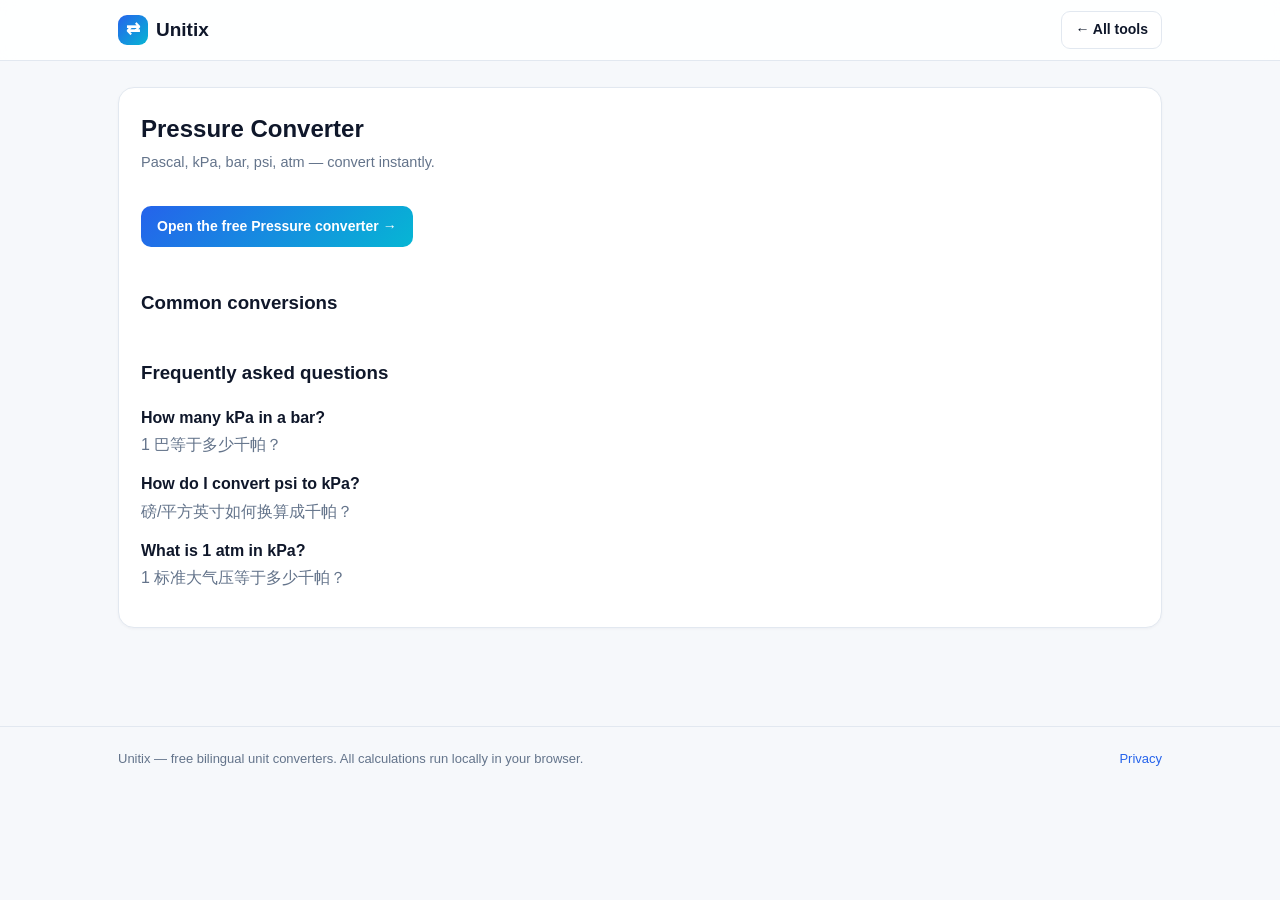
<file: tools/pressure.html>
<!DOCTYPE html>
<html lang="en" data-theme="light">
<head>
<meta charset="utf-8"/>
<meta name="viewport" content="width=device-width, initial-scale=1"/>
<title>Pressure Converter — Unitix</title>
<meta name="description" content="Pascal, kPa, bar, psi, atm — convert instantly."/>
<link rel="canonical" href="https://unitix.com/tools/pressure.html"/>
<link rel="alternate" hreflang="en" href="https://unitix.com/tools/pressure.html"/>
<link rel="alternate" hreflang="zh-CN" href="https://unitix.com/tools/pressure.html"/>
<link rel="alternate" hreflang="x-default" href="https://unitix.com/tools/pressure.html"/>
<meta property="og:title" content="Pressure Converter — Unitix"/>
<meta property="og:description" content="Pascal, kPa, bar, psi, atm — convert instantly."/>
<meta property="og:type" content="website"/>
<meta property="og:image" content="https://unitix.com/og-image.png"/>
<link rel="icon" type="image/svg+xml" href="../favicon.svg"/>
<link rel="stylesheet" href="../styles.css"/>
<!-- Google AdSense — Auto Ads mode (inert placeholder). Activate by replacing ca-pub-XXXXXXXXXXXXXX with your real publisher ID and removing the comment wrapper. -->
<!-- <script async src="https://pagead2.googlesyndication.com/pagead/js/adsbygoogle.js?client=ca-pub-XXXXXXXXXXXXXX" crossorigin="anonymous"></script> -->
<script type="application/ld+json">{"@context": "https://schema.org", "@type": "WebPage", "name": "Pressure Converter — Unitix", "description": "Pascal, kPa, bar, psi, atm — convert instantly.", "url": "https://unitix.com/tools/pressure.html", "inLanguage": ["en", "zh-CN"], "isPartOf": {"@type": "WebSite", "name": "Unitix", "url": "https://unitix.com/"}}</script>
<script type="application/ld+json">{"@context": "https://schema.org", "@type": "FAQPage", "inLanguage": ["en", "zh-CN"], "mainEntity": [{"@type": "Question", "name": "How many kPa in a bar?", "acceptedAnswer": {"@type": "Answer", "text": "1 巴等于多少千帕？"}}, {"@type": "Question", "name": "How do I convert psi to kPa?", "acceptedAnswer": {"@type": "Answer", "text": "磅/平方英寸如何换算成千帕？"}}, {"@type": "Question", "name": "What is 1 atm in kPa?", "acceptedAnswer": {"@type": "Answer", "text": "1 标准大气压等于多少千帕？"}}]}</script>
</head>
<body>
<header class="site-header"><div class="wrap nav">
  <a class="logo" href="../index.html"><span class="mark">⇄</span><span>Unitix</span></a>
  <span class="spacer"></span>
  <a class="toggle" href="../index.html">← <span data-i18n="all_tools">All tools</span></a>
</div></header>
<main class="wrap">
<section class="panel active" id="p-pressure">
  <h2 data-en="Pressure Converter" data-zh="压强换算器">Pressure Converter</h2>
  <p class="ptag" data-en="Pascal, kPa, bar, psi, atm — convert instantly." data-zh="帕斯卡、千帕、巴、磅/平方英寸、标准大气压——即时换算。">Pascal, kPa, bar, psi, atm — convert instantly.</p>
  <a class="btn" href="../index.html#p-pressure" style="margin:14px 0 22px;display:inline-block">Open the free Pressure converter →</a>
  <h3>Common conversions</h3>
  <table class="ctable ex"><tbody></tbody></table>
  <h3>Frequently asked questions</h3>
  <div class="faq"><div class="q"><strong>How many kPa in a bar?</strong><p>1 巴等于多少千帕？</p></div><div class="q"><strong>How do I convert psi to kPa?</strong><p>磅/平方英寸如何换算成千帕？</p></div><div class="q"><strong>What is 1 atm in kPa?</strong><p>1 标准大气压等于多少千帕？</p></div></div>
</section>
</main>
<footer><div class="wrap foot">
  <span data-i18n="footer_note">Unitix — free bilingual unit converters. All calculations run locally in your browser.</span>
  <span class="links"><a href="../privacy.html" data-i18n="privacy">Privacy</a></span>
</div></footer>
<script>window.UNITIX_CONV={"length": {"kind": "linear", "special": null, "from": "meter", "to": "foot", "units": [{"k": "kilometer", "en": "Kilometer", "zh": "千米", "f": 1000}, {"k": "meter", "en": "Meter", "zh": "米", "f": 1}, {"k": "decimeter", "en": "Decimeter", "zh": "分米", "f": 0.1}, {"k": "centimeter", "en": "Centimeter", "zh": "厘米", "f": 0.01}, {"k": "millimeter", "en": "Millimeter", "zh": "毫米", "f": 0.001}, {"k": "micrometer", "en": "Micrometer", "zh": "微米", "f": 1e-06}, {"k": "mile", "en": "Mile", "zh": "英里", "f": 1609.344}, {"k": "yard", "en": "Yard", "zh": "码", "f": 0.9144}, {"k": "foot", "en": "Foot", "zh": "英尺", "f": 0.3048}, {"k": "inch", "en": "Inch", "zh": "英寸", "f": 0.0254}, {"k": "nautical_mile", "en": "Nautical mile", "zh": "海里", "f": 1852}]}, "mass": {"kind": "linear", "special": null, "from": "kilogram", "to": "pound", "units": [{"k": "metric_ton", "en": "Metric ton", "zh": "公吨", "f": 1000}, {"k": "kilogram", "en": "Kilogram", "zh": "千克", "f": 1}, {"k": "gram", "en": "Gram", "zh": "克", "f": 0.001}, {"k": "milligram", "en": "Milligram", "zh": "毫克", "f": 1e-06}, {"k": "pound", "en": "Pound", "zh": "磅", "f": 0.45359237}, {"k": "ounce", "en": "Ounce", "zh": "盎司", "f": 0.028349523125}, {"k": "stone", "en": "Stone", "zh": "英石", "f": 6.35029318}, {"k": "us_ton", "en": "US ton", "zh": "美吨", "f": 907.18474}]}, "temperature": {"kind": "special", "special": "temperature", "from": "celsius", "to": "fahrenheit", "units": [{"k": "celsius", "en": "Celsius", "zh": "摄氏度", "f": 1}, {"k": "fahrenheit", "en": "Fahrenheit", "zh": "华氏度", "f": 1}, {"k": "kelvin", "en": "Kelvin", "zh": "开尔文", "f": 1}]}, "area": {"kind": "linear", "special": null, "from": "square_meter", "to": "square_foot", "units": [{"k": "sq_kilometer", "en": "Square kilometer", "zh": "平方千米", "f": 1000000.0}, {"k": "square_meter", "en": "Square meter", "zh": "平方米", "f": 1}, {"k": "square_centimeter", "en": "Square centimeter", "zh": "平方厘米", "f": 0.0001}, {"k": "hectare", "en": "Hectare", "zh": "公顷", "f": 10000}, {"k": "acre", "en": "Acre", "zh": "英亩", "f": 4046.8564224}, {"k": "square_foot", "en": "Square foot", "zh": "平方英尺", "f": 0.09290304}, {"k": "square_inch", "en": "Square inch", "zh": "平方英寸", "f": 0.00064516}, {"k": "square_mile", "en": "Square mile", "zh": "平方英里", "f": 2589988.110336}]}, "volume": {"kind": "linear", "special": null, "from": "liter", "to": "gallon_us", "units": [{"k": "cubic_meter", "en": "Cubic meter", "zh": "立方米", "f": 1000}, {"k": "liter", "en": "Liter", "zh": "升", "f": 1}, {"k": "milliliter", "en": "Milliliter", "zh": "毫升", "f": 0.001}, {"k": "gallon_us", "en": "Gallon (US)", "zh": "加仑(美)", "f": 3.785411784}, {"k": "quart_us", "en": "Quart (US)", "zh": "夸脱(美)", "f": 0.946352946}, {"k": "pint_us", "en": "Pint (US)", "zh": "品脱(美)", "f": 0.473176473}, {"k": "cup_us", "en": "Cup (US)", "zh": "杯(美)", "f": 0.2365882365}, {"k": "fluid_ounce_us", "en": "Fluid ounce (US)", "zh": "液量盎司(美)", "f": 0.0295735295625}, {"k": "tablespoon_us", "en": "Tablespoon (US)", "zh": "汤匙(美)", "f": 0.01478676478125}, {"k": "teaspoon_us", "en": "Teaspoon (US)", "zh": "茶匙(美)", "f": 0.00492892159375}, {"k": "cubic_foot", "en": "Cubic foot", "zh": "立方英尺", "f": 28.316846592}, {"k": "cubic_inch", "en": "Cubic inch", "zh": "立方英寸", "f": 0.016387064}]}, "speed": {"kind": "linear", "special": null, "from": "kmh", "to": "mph", "units": [{"k": "mps", "en": "Meter/second", "zh": "米/秒", "f": 1}, {"k": "kmh", "en": "Kilometer/hour", "zh": "千米/时", "f": 0.277777777777778}, {"k": "mph", "en": "Mile/hour", "zh": "英里/时", "f": 0.44704}, {"k": "fps", "en": "Foot/second", "zh": "英尺/秒", "f": 0.3048}, {"k": "knot", "en": "Knot", "zh": "节", "f": 0.514444444444444}, {"k": "mach", "en": "Mach", "zh": "马赫", "f": 340.29}]}, "time": {"kind": "linear", "special": null, "from": "hour", "to": "minute", "units": [{"k": "nanosecond", "en": "Nanosecond", "zh": "纳秒", "f": 1e-09}, {"k": "microsecond", "en": "Microsecond", "zh": "微秒", "f": 1e-06}, {"k": "millisecond", "en": "Millisecond", "zh": "毫秒", "f": 0.001}, {"k": "second", "en": "Second", "zh": "秒", "f": 1}, {"k": "minute", "en": "Minute", "zh": "分", "f": 60}, {"k": "hour", "en": "Hour", "zh": "时", "f": 3600}, {"k": "day", "en": "Day", "zh": "天", "f": 86400}, {"k": "week", "en": "Week", "zh": "周", "f": 604800}, {"k": "month", "en": "Month (avg)", "zh": "月(平均)", "f": 2629800}, {"k": "year", "en": "Year (avg)", "zh": "年(平均)", "f": 31557600}]}, "data": {"kind": "linear", "special": null, "from": "megabyte", "to": "gigabyte", "units": [{"k": "bit", "en": "Bit", "zh": "比特", "f": 0.125}, {"k": "byte", "en": "Byte", "zh": "字节", "f": 1}, {"k": "kilobit", "en": "Kilobit", "zh": "千比特", "f": 125}, {"k": "kibibit", "en": "Kibibit", "zh": "Kibibit", "f": 128}, {"k": "kilobyte", "en": "Kilobyte (KB)", "zh": "千字节(KB)", "f": 1000}, {"k": "kibibyte", "en": "Kibibyte (KiB)", "zh": "Kibibyte(KiB)", "f": 1024}, {"k": "megabyte", "en": "Megabyte (MB)", "zh": "兆字节(MB)", "f": 1000000.0}, {"k": "mebibyte", "en": "Mebibyte (MiB)", "zh": "Mebibyte(MiB)", "f": 1048576}, {"k": "gigabyte", "en": "Gigabyte (GB)", "zh": "吉字节(GB)", "f": 1000000000.0}, {"k": "gibibyte", "en": "Gibibyte (GiB)", "zh": "Gibibyte(GiB)", "f": 1073741824}, {"k": "terabyte", "en": "Terabyte (TB)", "zh": "太字节(TB)", "f": 1000000000000.0}, {"k": "tebibyte", "en": "Tebibyte (TiB)", "zh": "Tebibyte(TiB)", "f": 1099511627776}]}, "energy": {"kind": "linear", "special": null, "from": "kilojoule", "to": "kilocalorie", "units": [{"k": "joule", "en": "Joule", "zh": "焦耳", "f": 1}, {"k": "kilojoule", "en": "Kilojoule", "zh": "千焦", "f": 1000}, {"k": "calorie", "en": "Calorie", "zh": "卡路里", "f": 4.184}, {"k": "kilocalorie", "en": "Kilocalorie", "zh": "千卡", "f": 4184}, {"k": "watt_hour", "en": "Watt-hour", "zh": "瓦时", "f": 3600}, {"k": "kilowatt_hour", "en": "Kilowatt-hour", "zh": "千瓦时", "f": 3600000}, {"k": "btu", "en": "BTU", "zh": "英热单位", "f": 1055.05585262}, {"k": "electronvolt", "en": "Electronvolt", "zh": "电子伏特", "f": 1.602176634e-19}, {"k": "foot_pound", "en": "Foot-pound", "zh": "英尺·磅", "f": 1.3558179483314}]}, "pressure": {"kind": "linear", "special": null, "from": "bar", "to": "psi", "units": [{"k": "pascal", "en": "Pascal", "zh": "帕斯卡", "f": 1}, {"k": "kilopascal", "en": "Kilopascal", "zh": "千帕", "f": 1000}, {"k": "bar", "en": "Bar", "zh": "巴", "f": 100000}, {"k": "megapascal", "en": "Megapascal", "zh": "兆帕", "f": 1000000.0}, {"k": "psi", "en": "Pound/square inch", "zh": "磅/平方英寸", "f": 6894.757293168}, {"k": "atm", "en": "Atmosphere", "zh": "标准大气压", "f": 101325}, {"k": "mmhg", "en": "mmHg", "zh": "毫米汞柱", "f": 133.322387415}, {"k": "inhg", "en": "inHg", "zh": "英寸汞柱", "f": 3386.389}, {"k": "torr", "en": "Torr", "zh": "托", "f": 133.322368421}]}, "fuel": {"kind": "special", "special": "fuel", "from": "l100", "to": "mpg_us", "units": [{"k": "l100", "en": "L/100 km", "zh": "升/100公里", "f": 1}, {"k": "mpg_us", "en": "MPG (US)", "zh": "每加仑英里(美)", "f": 1}, {"k": "mpg_uk", "en": "MPG (UK)", "zh": "每加仑英里(英)", "f": 1}]}, "angle": {"kind": "linear", "special": null, "from": "degree", "to": "radian", "units": [{"k": "degree", "en": "Degree", "zh": "度", "f": 1}, {"k": "radian", "en": "Radian", "zh": "弧度", "f": 57.29577951308232}, {"k": "gradian", "en": "Gradian", "zh": "百分度", "f": 0.9}, {"k": "arcminute", "en": "Arcminute", "zh": "角分", "f": 0.016666666666666666}, {"k": "arcsecond", "en": "Arcsecond", "zh": "角秒", "f": 0.0002777777777777778}, {"k": "turn", "en": "Turn", "zh": "圈", "f": 360}, {"k": "milliradian", "en": "Milliradian", "zh": "毫弧度", "f": 0.0572957795130823}]}};window.UNITIX_I18N={"en": {"tagline": "Free unit converter — instant, accurate, no signup.", "all_tools": "All tools", "from": "From", "to": "To", "value": "Value", "result": "Result", "swap": "Swap", "copy": "Copy", "copied": "Copied!", "all_units": "All units", "open_full": "Open full toolkit →", "privacy": "Privacy", "theme": "Theme", "choose": "Choose a converter", "amazon_title": "Recommended tools", "disclosure": "As an Amazon Associate, Unitix earns from qualifying purchases.", "footer_note": "Unitix — free bilingual unit converters. All calculations run locally in your browser.", "last_updated": "Last updated"}, "zh": {"tagline": "免费单位换算器——即时、精准、无需注册。", "all_tools": "全部工具", "from": "从", "to": "到", "value": "数值", "result": "结果", "swap": "互换", "copy": "复制", "copied": "已复制！", "all_units": "全部单位", "open_full": "打开完整工具箱 →", "privacy": "隐私", "theme": "主题", "choose": "选择换算类别", "amazon_title": "推荐工具", "disclosure": "作为亚马逊联盟成员，Unitix 从合格购买中获得收益。", "footer_note": "Unitix——免费双语单位换算器。所有计算均在您的浏览器本地完成。", "last_updated": "最后更新"}};</script>
<script src="../app.js"></script>
</body>
</html>
</file>
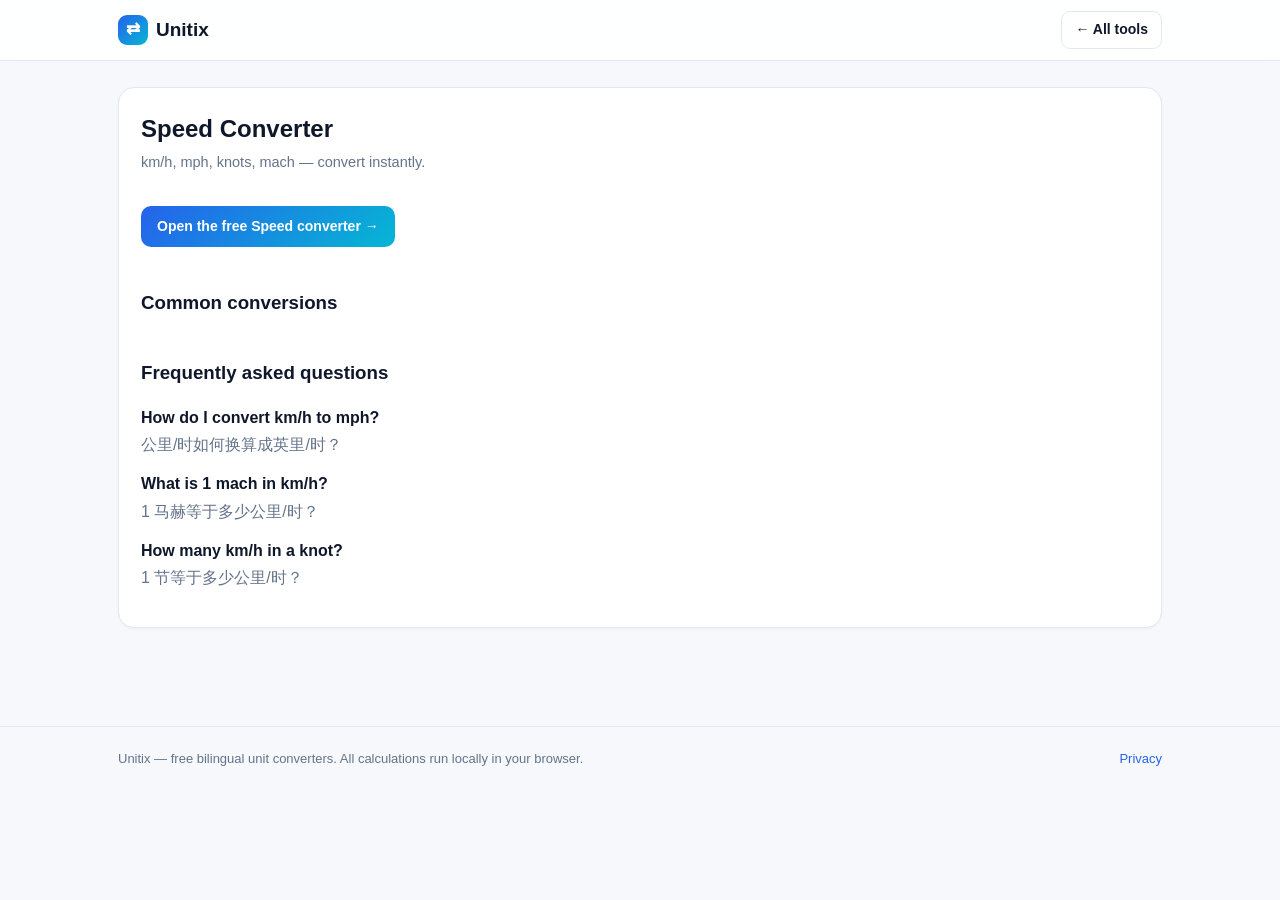
<file: tools/speed.html>
<!DOCTYPE html>
<html lang="en" data-theme="light">
<head>
<meta charset="utf-8"/>
<meta name="viewport" content="width=device-width, initial-scale=1"/>
<title>Speed Converter — Unitix</title>
<meta name="description" content="km/h, mph, knots, mach — convert instantly."/>
<link rel="canonical" href="https://unitix.com/tools/speed.html"/>
<link rel="alternate" hreflang="en" href="https://unitix.com/tools/speed.html"/>
<link rel="alternate" hreflang="zh-CN" href="https://unitix.com/tools/speed.html"/>
<link rel="alternate" hreflang="x-default" href="https://unitix.com/tools/speed.html"/>
<meta property="og:title" content="Speed Converter — Unitix"/>
<meta property="og:description" content="km/h, mph, knots, mach — convert instantly."/>
<meta property="og:type" content="website"/>
<meta property="og:image" content="https://unitix.com/og-image.png"/>
<link rel="icon" type="image/svg+xml" href="../favicon.svg"/>
<link rel="stylesheet" href="../styles.css"/>
<!-- Google AdSense — Auto Ads mode (inert placeholder). Activate by replacing ca-pub-XXXXXXXXXXXXXX with your real publisher ID and removing the comment wrapper. -->
<!-- <script async src="https://pagead2.googlesyndication.com/pagead/js/adsbygoogle.js?client=ca-pub-XXXXXXXXXXXXXX" crossorigin="anonymous"></script> -->
<script type="application/ld+json">{"@context": "https://schema.org", "@type": "WebPage", "name": "Speed Converter — Unitix", "description": "km/h, mph, knots, mach — convert instantly.", "url": "https://unitix.com/tools/speed.html", "inLanguage": ["en", "zh-CN"], "isPartOf": {"@type": "WebSite", "name": "Unitix", "url": "https://unitix.com/"}}</script>
<script type="application/ld+json">{"@context": "https://schema.org", "@type": "FAQPage", "inLanguage": ["en", "zh-CN"], "mainEntity": [{"@type": "Question", "name": "How do I convert km/h to mph?", "acceptedAnswer": {"@type": "Answer", "text": "公里/时如何换算成英里/时？"}}, {"@type": "Question", "name": "What is 1 mach in km/h?", "acceptedAnswer": {"@type": "Answer", "text": "1 马赫等于多少公里/时？"}}, {"@type": "Question", "name": "How many km/h in a knot?", "acceptedAnswer": {"@type": "Answer", "text": "1 节等于多少公里/时？"}}]}</script>
</head>
<body>
<header class="site-header"><div class="wrap nav">
  <a class="logo" href="../index.html"><span class="mark">⇄</span><span>Unitix</span></a>
  <span class="spacer"></span>
  <a class="toggle" href="../index.html">← <span data-i18n="all_tools">All tools</span></a>
</div></header>
<main class="wrap">
<section class="panel active" id="p-speed">
  <h2 data-en="Speed Converter" data-zh="速度换算器">Speed Converter</h2>
  <p class="ptag" data-en="km/h, mph, knots, mach — convert instantly." data-zh="公里/时、英里/时、节、马赫——即时换算。">km/h, mph, knots, mach — convert instantly.</p>
  <a class="btn" href="../index.html#p-speed" style="margin:14px 0 22px;display:inline-block">Open the free Speed converter →</a>
  <h3>Common conversions</h3>
  <table class="ctable ex"><tbody></tbody></table>
  <h3>Frequently asked questions</h3>
  <div class="faq"><div class="q"><strong>How do I convert km/h to mph?</strong><p>公里/时如何换算成英里/时？</p></div><div class="q"><strong>What is 1 mach in km/h?</strong><p>1 马赫等于多少公里/时？</p></div><div class="q"><strong>How many km/h in a knot?</strong><p>1 节等于多少公里/时？</p></div></div>
</section>
</main>
<footer><div class="wrap foot">
  <span data-i18n="footer_note">Unitix — free bilingual unit converters. All calculations run locally in your browser.</span>
  <span class="links"><a href="../privacy.html" data-i18n="privacy">Privacy</a></span>
</div></footer>
<script>window.UNITIX_CONV={"length": {"kind": "linear", "special": null, "from": "meter", "to": "foot", "units": [{"k": "kilometer", "en": "Kilometer", "zh": "千米", "f": 1000}, {"k": "meter", "en": "Meter", "zh": "米", "f": 1}, {"k": "decimeter", "en": "Decimeter", "zh": "分米", "f": 0.1}, {"k": "centimeter", "en": "Centimeter", "zh": "厘米", "f": 0.01}, {"k": "millimeter", "en": "Millimeter", "zh": "毫米", "f": 0.001}, {"k": "micrometer", "en": "Micrometer", "zh": "微米", "f": 1e-06}, {"k": "mile", "en": "Mile", "zh": "英里", "f": 1609.344}, {"k": "yard", "en": "Yard", "zh": "码", "f": 0.9144}, {"k": "foot", "en": "Foot", "zh": "英尺", "f": 0.3048}, {"k": "inch", "en": "Inch", "zh": "英寸", "f": 0.0254}, {"k": "nautical_mile", "en": "Nautical mile", "zh": "海里", "f": 1852}]}, "mass": {"kind": "linear", "special": null, "from": "kilogram", "to": "pound", "units": [{"k": "metric_ton", "en": "Metric ton", "zh": "公吨", "f": 1000}, {"k": "kilogram", "en": "Kilogram", "zh": "千克", "f": 1}, {"k": "gram", "en": "Gram", "zh": "克", "f": 0.001}, {"k": "milligram", "en": "Milligram", "zh": "毫克", "f": 1e-06}, {"k": "pound", "en": "Pound", "zh": "磅", "f": 0.45359237}, {"k": "ounce", "en": "Ounce", "zh": "盎司", "f": 0.028349523125}, {"k": "stone", "en": "Stone", "zh": "英石", "f": 6.35029318}, {"k": "us_ton", "en": "US ton", "zh": "美吨", "f": 907.18474}]}, "temperature": {"kind": "special", "special": "temperature", "from": "celsius", "to": "fahrenheit", "units": [{"k": "celsius", "en": "Celsius", "zh": "摄氏度", "f": 1}, {"k": "fahrenheit", "en": "Fahrenheit", "zh": "华氏度", "f": 1}, {"k": "kelvin", "en": "Kelvin", "zh": "开尔文", "f": 1}]}, "area": {"kind": "linear", "special": null, "from": "square_meter", "to": "square_foot", "units": [{"k": "sq_kilometer", "en": "Square kilometer", "zh": "平方千米", "f": 1000000.0}, {"k": "square_meter", "en": "Square meter", "zh": "平方米", "f": 1}, {"k": "square_centimeter", "en": "Square centimeter", "zh": "平方厘米", "f": 0.0001}, {"k": "hectare", "en": "Hectare", "zh": "公顷", "f": 10000}, {"k": "acre", "en": "Acre", "zh": "英亩", "f": 4046.8564224}, {"k": "square_foot", "en": "Square foot", "zh": "平方英尺", "f": 0.09290304}, {"k": "square_inch", "en": "Square inch", "zh": "平方英寸", "f": 0.00064516}, {"k": "square_mile", "en": "Square mile", "zh": "平方英里", "f": 2589988.110336}]}, "volume": {"kind": "linear", "special": null, "from": "liter", "to": "gallon_us", "units": [{"k": "cubic_meter", "en": "Cubic meter", "zh": "立方米", "f": 1000}, {"k": "liter", "en": "Liter", "zh": "升", "f": 1}, {"k": "milliliter", "en": "Milliliter", "zh": "毫升", "f": 0.001}, {"k": "gallon_us", "en": "Gallon (US)", "zh": "加仑(美)", "f": 3.785411784}, {"k": "quart_us", "en": "Quart (US)", "zh": "夸脱(美)", "f": 0.946352946}, {"k": "pint_us", "en": "Pint (US)", "zh": "品脱(美)", "f": 0.473176473}, {"k": "cup_us", "en": "Cup (US)", "zh": "杯(美)", "f": 0.2365882365}, {"k": "fluid_ounce_us", "en": "Fluid ounce (US)", "zh": "液量盎司(美)", "f": 0.0295735295625}, {"k": "tablespoon_us", "en": "Tablespoon (US)", "zh": "汤匙(美)", "f": 0.01478676478125}, {"k": "teaspoon_us", "en": "Teaspoon (US)", "zh": "茶匙(美)", "f": 0.00492892159375}, {"k": "cubic_foot", "en": "Cubic foot", "zh": "立方英尺", "f": 28.316846592}, {"k": "cubic_inch", "en": "Cubic inch", "zh": "立方英寸", "f": 0.016387064}]}, "speed": {"kind": "linear", "special": null, "from": "kmh", "to": "mph", "units": [{"k": "mps", "en": "Meter/second", "zh": "米/秒", "f": 1}, {"k": "kmh", "en": "Kilometer/hour", "zh": "千米/时", "f": 0.277777777777778}, {"k": "mph", "en": "Mile/hour", "zh": "英里/时", "f": 0.44704}, {"k": "fps", "en": "Foot/second", "zh": "英尺/秒", "f": 0.3048}, {"k": "knot", "en": "Knot", "zh": "节", "f": 0.514444444444444}, {"k": "mach", "en": "Mach", "zh": "马赫", "f": 340.29}]}, "time": {"kind": "linear", "special": null, "from": "hour", "to": "minute", "units": [{"k": "nanosecond", "en": "Nanosecond", "zh": "纳秒", "f": 1e-09}, {"k": "microsecond", "en": "Microsecond", "zh": "微秒", "f": 1e-06}, {"k": "millisecond", "en": "Millisecond", "zh": "毫秒", "f": 0.001}, {"k": "second", "en": "Second", "zh": "秒", "f": 1}, {"k": "minute", "en": "Minute", "zh": "分", "f": 60}, {"k": "hour", "en": "Hour", "zh": "时", "f": 3600}, {"k": "day", "en": "Day", "zh": "天", "f": 86400}, {"k": "week", "en": "Week", "zh": "周", "f": 604800}, {"k": "month", "en": "Month (avg)", "zh": "月(平均)", "f": 2629800}, {"k": "year", "en": "Year (avg)", "zh": "年(平均)", "f": 31557600}]}, "data": {"kind": "linear", "special": null, "from": "megabyte", "to": "gigabyte", "units": [{"k": "bit", "en": "Bit", "zh": "比特", "f": 0.125}, {"k": "byte", "en": "Byte", "zh": "字节", "f": 1}, {"k": "kilobit", "en": "Kilobit", "zh": "千比特", "f": 125}, {"k": "kibibit", "en": "Kibibit", "zh": "Kibibit", "f": 128}, {"k": "kilobyte", "en": "Kilobyte (KB)", "zh": "千字节(KB)", "f": 1000}, {"k": "kibibyte", "en": "Kibibyte (KiB)", "zh": "Kibibyte(KiB)", "f": 1024}, {"k": "megabyte", "en": "Megabyte (MB)", "zh": "兆字节(MB)", "f": 1000000.0}, {"k": "mebibyte", "en": "Mebibyte (MiB)", "zh": "Mebibyte(MiB)", "f": 1048576}, {"k": "gigabyte", "en": "Gigabyte (GB)", "zh": "吉字节(GB)", "f": 1000000000.0}, {"k": "gibibyte", "en": "Gibibyte (GiB)", "zh": "Gibibyte(GiB)", "f": 1073741824}, {"k": "terabyte", "en": "Terabyte (TB)", "zh": "太字节(TB)", "f": 1000000000000.0}, {"k": "tebibyte", "en": "Tebibyte (TiB)", "zh": "Tebibyte(TiB)", "f": 1099511627776}]}, "energy": {"kind": "linear", "special": null, "from": "kilojoule", "to": "kilocalorie", "units": [{"k": "joule", "en": "Joule", "zh": "焦耳", "f": 1}, {"k": "kilojoule", "en": "Kilojoule", "zh": "千焦", "f": 1000}, {"k": "calorie", "en": "Calorie", "zh": "卡路里", "f": 4.184}, {"k": "kilocalorie", "en": "Kilocalorie", "zh": "千卡", "f": 4184}, {"k": "watt_hour", "en": "Watt-hour", "zh": "瓦时", "f": 3600}, {"k": "kilowatt_hour", "en": "Kilowatt-hour", "zh": "千瓦时", "f": 3600000}, {"k": "btu", "en": "BTU", "zh": "英热单位", "f": 1055.05585262}, {"k": "electronvolt", "en": "Electronvolt", "zh": "电子伏特", "f": 1.602176634e-19}, {"k": "foot_pound", "en": "Foot-pound", "zh": "英尺·磅", "f": 1.3558179483314}]}, "pressure": {"kind": "linear", "special": null, "from": "bar", "to": "psi", "units": [{"k": "pascal", "en": "Pascal", "zh": "帕斯卡", "f": 1}, {"k": "kilopascal", "en": "Kilopascal", "zh": "千帕", "f": 1000}, {"k": "bar", "en": "Bar", "zh": "巴", "f": 100000}, {"k": "megapascal", "en": "Megapascal", "zh": "兆帕", "f": 1000000.0}, {"k": "psi", "en": "Pound/square inch", "zh": "磅/平方英寸", "f": 6894.757293168}, {"k": "atm", "en": "Atmosphere", "zh": "标准大气压", "f": 101325}, {"k": "mmhg", "en": "mmHg", "zh": "毫米汞柱", "f": 133.322387415}, {"k": "inhg", "en": "inHg", "zh": "英寸汞柱", "f": 3386.389}, {"k": "torr", "en": "Torr", "zh": "托", "f": 133.322368421}]}, "fuel": {"kind": "special", "special": "fuel", "from": "l100", "to": "mpg_us", "units": [{"k": "l100", "en": "L/100 km", "zh": "升/100公里", "f": 1}, {"k": "mpg_us", "en": "MPG (US)", "zh": "每加仑英里(美)", "f": 1}, {"k": "mpg_uk", "en": "MPG (UK)", "zh": "每加仑英里(英)", "f": 1}]}, "angle": {"kind": "linear", "special": null, "from": "degree", "to": "radian", "units": [{"k": "degree", "en": "Degree", "zh": "度", "f": 1}, {"k": "radian", "en": "Radian", "zh": "弧度", "f": 57.29577951308232}, {"k": "gradian", "en": "Gradian", "zh": "百分度", "f": 0.9}, {"k": "arcminute", "en": "Arcminute", "zh": "角分", "f": 0.016666666666666666}, {"k": "arcsecond", "en": "Arcsecond", "zh": "角秒", "f": 0.0002777777777777778}, {"k": "turn", "en": "Turn", "zh": "圈", "f": 360}, {"k": "milliradian", "en": "Milliradian", "zh": "毫弧度", "f": 0.0572957795130823}]}};window.UNITIX_I18N={"en": {"tagline": "Free unit converter — instant, accurate, no signup.", "all_tools": "All tools", "from": "From", "to": "To", "value": "Value", "result": "Result", "swap": "Swap", "copy": "Copy", "copied": "Copied!", "all_units": "All units", "open_full": "Open full toolkit →", "privacy": "Privacy", "theme": "Theme", "choose": "Choose a converter", "amazon_title": "Recommended tools", "disclosure": "As an Amazon Associate, Unitix earns from qualifying purchases.", "footer_note": "Unitix — free bilingual unit converters. All calculations run locally in your browser.", "last_updated": "Last updated"}, "zh": {"tagline": "免费单位换算器——即时、精准、无需注册。", "all_tools": "全部工具", "from": "从", "to": "到", "value": "数值", "result": "结果", "swap": "互换", "copy": "复制", "copied": "已复制！", "all_units": "全部单位", "open_full": "打开完整工具箱 →", "privacy": "隐私", "theme": "主题", "choose": "选择换算类别", "amazon_title": "推荐工具", "disclosure": "作为亚马逊联盟成员，Unitix 从合格购买中获得收益。", "footer_note": "Unitix——免费双语单位换算器。所有计算均在您的浏览器本地完成。", "last_updated": "最后更新"}};</script>
<script src="../app.js"></script>
</body>
</html>
</file>
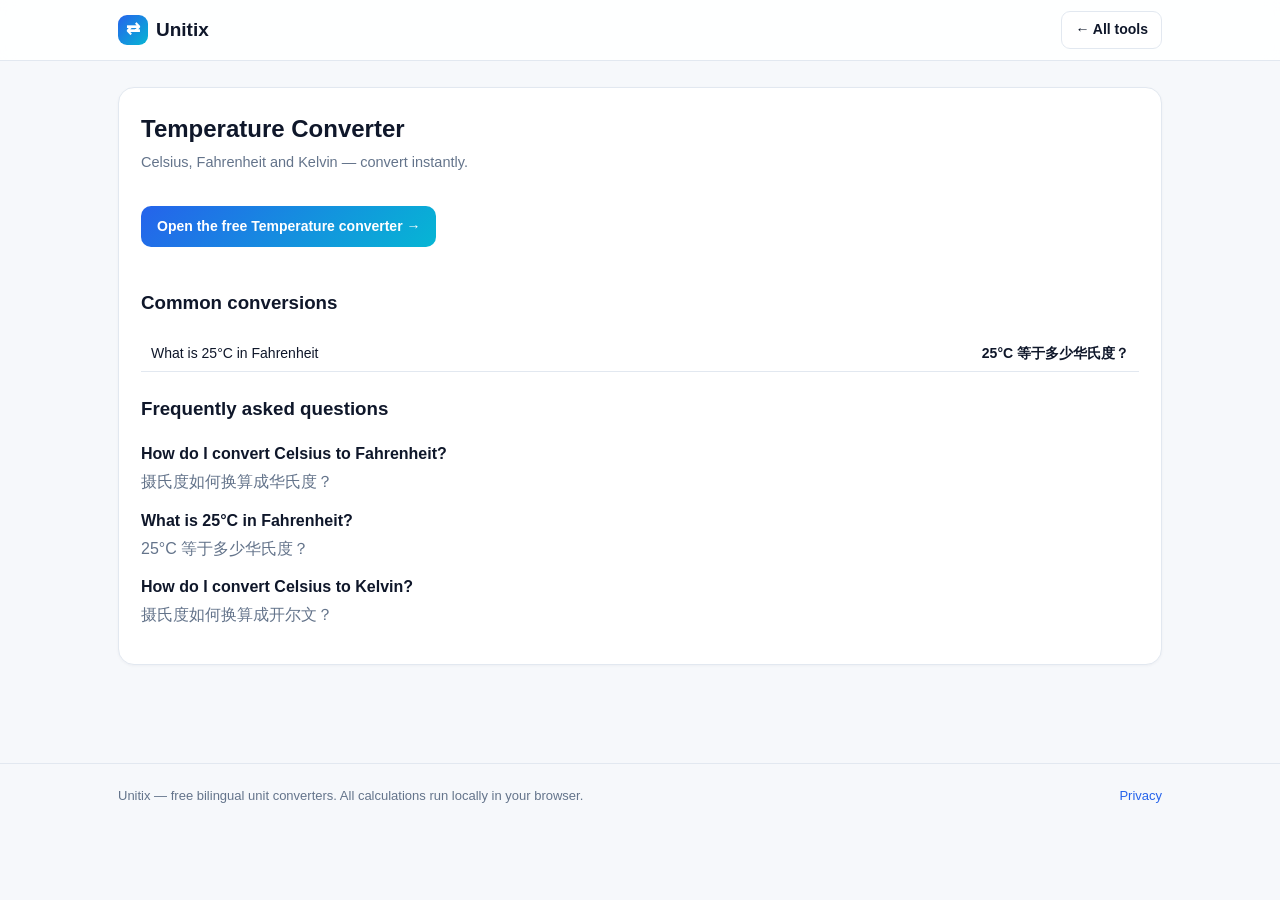
<file: tools/temperature.html>
<!DOCTYPE html>
<html lang="en" data-theme="light">
<head>
<meta charset="utf-8"/>
<meta name="viewport" content="width=device-width, initial-scale=1"/>
<title>Temperature Converter — Unitix</title>
<meta name="description" content="Celsius, Fahrenheit and Kelvin — convert instantly."/>
<link rel="canonical" href="https://unitix.com/tools/temperature.html"/>
<link rel="alternate" hreflang="en" href="https://unitix.com/tools/temperature.html"/>
<link rel="alternate" hreflang="zh-CN" href="https://unitix.com/tools/temperature.html"/>
<link rel="alternate" hreflang="x-default" href="https://unitix.com/tools/temperature.html"/>
<meta property="og:title" content="Temperature Converter — Unitix"/>
<meta property="og:description" content="Celsius, Fahrenheit and Kelvin — convert instantly."/>
<meta property="og:type" content="website"/>
<meta property="og:image" content="https://unitix.com/og-image.png"/>
<link rel="icon" type="image/svg+xml" href="../favicon.svg"/>
<link rel="stylesheet" href="../styles.css"/>
<!-- Google AdSense — Auto Ads mode (inert placeholder). Activate by replacing ca-pub-XXXXXXXXXXXXXX with your real publisher ID and removing the comment wrapper. -->
<!-- <script async src="https://pagead2.googlesyndication.com/pagead/js/adsbygoogle.js?client=ca-pub-XXXXXXXXXXXXXX" crossorigin="anonymous"></script> -->
<script type="application/ld+json">{"@context": "https://schema.org", "@type": "WebPage", "name": "Temperature Converter — Unitix", "description": "Celsius, Fahrenheit and Kelvin — convert instantly.", "url": "https://unitix.com/tools/temperature.html", "inLanguage": ["en", "zh-CN"], "isPartOf": {"@type": "WebSite", "name": "Unitix", "url": "https://unitix.com/"}}</script>
<script type="application/ld+json">{"@context": "https://schema.org", "@type": "FAQPage", "inLanguage": ["en", "zh-CN"], "mainEntity": [{"@type": "Question", "name": "How do I convert Celsius to Fahrenheit?", "acceptedAnswer": {"@type": "Answer", "text": "摄氏度如何换算成华氏度？"}}, {"@type": "Question", "name": "What is 25°C in Fahrenheit?", "acceptedAnswer": {"@type": "Answer", "text": "25°C 等于多少华氏度？"}}, {"@type": "Question", "name": "How do I convert Celsius to Kelvin?", "acceptedAnswer": {"@type": "Answer", "text": "摄氏度如何换算成开尔文？"}}]}</script>
</head>
<body>
<header class="site-header"><div class="wrap nav">
  <a class="logo" href="../index.html"><span class="mark">⇄</span><span>Unitix</span></a>
  <span class="spacer"></span>
  <a class="toggle" href="../index.html">← <span data-i18n="all_tools">All tools</span></a>
</div></header>
<main class="wrap">
<section class="panel active" id="p-temperature">
  <h2 data-en="Temperature Converter" data-zh="温度换算器">Temperature Converter</h2>
  <p class="ptag" data-en="Celsius, Fahrenheit and Kelvin — convert instantly." data-zh="摄氏度、华氏度、开尔文——即时换算。">Celsius, Fahrenheit and Kelvin — convert instantly.</p>
  <a class="btn" href="../index.html#p-temperature" style="margin:14px 0 22px;display:inline-block">Open the free Temperature converter →</a>
  <h3>Common conversions</h3>
  <table class="ctable ex"><tbody><tr><td>What is 25°C in Fahrenheit</td><td>25°C 等于多少华氏度？</td></tr></tbody></table>
  <h3>Frequently asked questions</h3>
  <div class="faq"><div class="q"><strong>How do I convert Celsius to Fahrenheit?</strong><p>摄氏度如何换算成华氏度？</p></div><div class="q"><strong>What is 25°C in Fahrenheit?</strong><p>25°C 等于多少华氏度？</p></div><div class="q"><strong>How do I convert Celsius to Kelvin?</strong><p>摄氏度如何换算成开尔文？</p></div></div>
</section>
</main>
<footer><div class="wrap foot">
  <span data-i18n="footer_note">Unitix — free bilingual unit converters. All calculations run locally in your browser.</span>
  <span class="links"><a href="../privacy.html" data-i18n="privacy">Privacy</a></span>
</div></footer>
<script>window.UNITIX_CONV={"length": {"kind": "linear", "special": null, "from": "meter", "to": "foot", "units": [{"k": "kilometer", "en": "Kilometer", "zh": "千米", "f": 1000}, {"k": "meter", "en": "Meter", "zh": "米", "f": 1}, {"k": "decimeter", "en": "Decimeter", "zh": "分米", "f": 0.1}, {"k": "centimeter", "en": "Centimeter", "zh": "厘米", "f": 0.01}, {"k": "millimeter", "en": "Millimeter", "zh": "毫米", "f": 0.001}, {"k": "micrometer", "en": "Micrometer", "zh": "微米", "f": 1e-06}, {"k": "mile", "en": "Mile", "zh": "英里", "f": 1609.344}, {"k": "yard", "en": "Yard", "zh": "码", "f": 0.9144}, {"k": "foot", "en": "Foot", "zh": "英尺", "f": 0.3048}, {"k": "inch", "en": "Inch", "zh": "英寸", "f": 0.0254}, {"k": "nautical_mile", "en": "Nautical mile", "zh": "海里", "f": 1852}]}, "mass": {"kind": "linear", "special": null, "from": "kilogram", "to": "pound", "units": [{"k": "metric_ton", "en": "Metric ton", "zh": "公吨", "f": 1000}, {"k": "kilogram", "en": "Kilogram", "zh": "千克", "f": 1}, {"k": "gram", "en": "Gram", "zh": "克", "f": 0.001}, {"k": "milligram", "en": "Milligram", "zh": "毫克", "f": 1e-06}, {"k": "pound", "en": "Pound", "zh": "磅", "f": 0.45359237}, {"k": "ounce", "en": "Ounce", "zh": "盎司", "f": 0.028349523125}, {"k": "stone", "en": "Stone", "zh": "英石", "f": 6.35029318}, {"k": "us_ton", "en": "US ton", "zh": "美吨", "f": 907.18474}]}, "temperature": {"kind": "special", "special": "temperature", "from": "celsius", "to": "fahrenheit", "units": [{"k": "celsius", "en": "Celsius", "zh": "摄氏度", "f": 1}, {"k": "fahrenheit", "en": "Fahrenheit", "zh": "华氏度", "f": 1}, {"k": "kelvin", "en": "Kelvin", "zh": "开尔文", "f": 1}]}, "area": {"kind": "linear", "special": null, "from": "square_meter", "to": "square_foot", "units": [{"k": "sq_kilometer", "en": "Square kilometer", "zh": "平方千米", "f": 1000000.0}, {"k": "square_meter", "en": "Square meter", "zh": "平方米", "f": 1}, {"k": "square_centimeter", "en": "Square centimeter", "zh": "平方厘米", "f": 0.0001}, {"k": "hectare", "en": "Hectare", "zh": "公顷", "f": 10000}, {"k": "acre", "en": "Acre", "zh": "英亩", "f": 4046.8564224}, {"k": "square_foot", "en": "Square foot", "zh": "平方英尺", "f": 0.09290304}, {"k": "square_inch", "en": "Square inch", "zh": "平方英寸", "f": 0.00064516}, {"k": "square_mile", "en": "Square mile", "zh": "平方英里", "f": 2589988.110336}]}, "volume": {"kind": "linear", "special": null, "from": "liter", "to": "gallon_us", "units": [{"k": "cubic_meter", "en": "Cubic meter", "zh": "立方米", "f": 1000}, {"k": "liter", "en": "Liter", "zh": "升", "f": 1}, {"k": "milliliter", "en": "Milliliter", "zh": "毫升", "f": 0.001}, {"k": "gallon_us", "en": "Gallon (US)", "zh": "加仑(美)", "f": 3.785411784}, {"k": "quart_us", "en": "Quart (US)", "zh": "夸脱(美)", "f": 0.946352946}, {"k": "pint_us", "en": "Pint (US)", "zh": "品脱(美)", "f": 0.473176473}, {"k": "cup_us", "en": "Cup (US)", "zh": "杯(美)", "f": 0.2365882365}, {"k": "fluid_ounce_us", "en": "Fluid ounce (US)", "zh": "液量盎司(美)", "f": 0.0295735295625}, {"k": "tablespoon_us", "en": "Tablespoon (US)", "zh": "汤匙(美)", "f": 0.01478676478125}, {"k": "teaspoon_us", "en": "Teaspoon (US)", "zh": "茶匙(美)", "f": 0.00492892159375}, {"k": "cubic_foot", "en": "Cubic foot", "zh": "立方英尺", "f": 28.316846592}, {"k": "cubic_inch", "en": "Cubic inch", "zh": "立方英寸", "f": 0.016387064}]}, "speed": {"kind": "linear", "special": null, "from": "kmh", "to": "mph", "units": [{"k": "mps", "en": "Meter/second", "zh": "米/秒", "f": 1}, {"k": "kmh", "en": "Kilometer/hour", "zh": "千米/时", "f": 0.277777777777778}, {"k": "mph", "en": "Mile/hour", "zh": "英里/时", "f": 0.44704}, {"k": "fps", "en": "Foot/second", "zh": "英尺/秒", "f": 0.3048}, {"k": "knot", "en": "Knot", "zh": "节", "f": 0.514444444444444}, {"k": "mach", "en": "Mach", "zh": "马赫", "f": 340.29}]}, "time": {"kind": "linear", "special": null, "from": "hour", "to": "minute", "units": [{"k": "nanosecond", "en": "Nanosecond", "zh": "纳秒", "f": 1e-09}, {"k": "microsecond", "en": "Microsecond", "zh": "微秒", "f": 1e-06}, {"k": "millisecond", "en": "Millisecond", "zh": "毫秒", "f": 0.001}, {"k": "second", "en": "Second", "zh": "秒", "f": 1}, {"k": "minute", "en": "Minute", "zh": "分", "f": 60}, {"k": "hour", "en": "Hour", "zh": "时", "f": 3600}, {"k": "day", "en": "Day", "zh": "天", "f": 86400}, {"k": "week", "en": "Week", "zh": "周", "f": 604800}, {"k": "month", "en": "Month (avg)", "zh": "月(平均)", "f": 2629800}, {"k": "year", "en": "Year (avg)", "zh": "年(平均)", "f": 31557600}]}, "data": {"kind": "linear", "special": null, "from": "megabyte", "to": "gigabyte", "units": [{"k": "bit", "en": "Bit", "zh": "比特", "f": 0.125}, {"k": "byte", "en": "Byte", "zh": "字节", "f": 1}, {"k": "kilobit", "en": "Kilobit", "zh": "千比特", "f": 125}, {"k": "kibibit", "en": "Kibibit", "zh": "Kibibit", "f": 128}, {"k": "kilobyte", "en": "Kilobyte (KB)", "zh": "千字节(KB)", "f": 1000}, {"k": "kibibyte", "en": "Kibibyte (KiB)", "zh": "Kibibyte(KiB)", "f": 1024}, {"k": "megabyte", "en": "Megabyte (MB)", "zh": "兆字节(MB)", "f": 1000000.0}, {"k": "mebibyte", "en": "Mebibyte (MiB)", "zh": "Mebibyte(MiB)", "f": 1048576}, {"k": "gigabyte", "en": "Gigabyte (GB)", "zh": "吉字节(GB)", "f": 1000000000.0}, {"k": "gibibyte", "en": "Gibibyte (GiB)", "zh": "Gibibyte(GiB)", "f": 1073741824}, {"k": "terabyte", "en": "Terabyte (TB)", "zh": "太字节(TB)", "f": 1000000000000.0}, {"k": "tebibyte", "en": "Tebibyte (TiB)", "zh": "Tebibyte(TiB)", "f": 1099511627776}]}, "energy": {"kind": "linear", "special": null, "from": "kilojoule", "to": "kilocalorie", "units": [{"k": "joule", "en": "Joule", "zh": "焦耳", "f": 1}, {"k": "kilojoule", "en": "Kilojoule", "zh": "千焦", "f": 1000}, {"k": "calorie", "en": "Calorie", "zh": "卡路里", "f": 4.184}, {"k": "kilocalorie", "en": "Kilocalorie", "zh": "千卡", "f": 4184}, {"k": "watt_hour", "en": "Watt-hour", "zh": "瓦时", "f": 3600}, {"k": "kilowatt_hour", "en": "Kilowatt-hour", "zh": "千瓦时", "f": 3600000}, {"k": "btu", "en": "BTU", "zh": "英热单位", "f": 1055.05585262}, {"k": "electronvolt", "en": "Electronvolt", "zh": "电子伏特", "f": 1.602176634e-19}, {"k": "foot_pound", "en": "Foot-pound", "zh": "英尺·磅", "f": 1.3558179483314}]}, "pressure": {"kind": "linear", "special": null, "from": "bar", "to": "psi", "units": [{"k": "pascal", "en": "Pascal", "zh": "帕斯卡", "f": 1}, {"k": "kilopascal", "en": "Kilopascal", "zh": "千帕", "f": 1000}, {"k": "bar", "en": "Bar", "zh": "巴", "f": 100000}, {"k": "megapascal", "en": "Megapascal", "zh": "兆帕", "f": 1000000.0}, {"k": "psi", "en": "Pound/square inch", "zh": "磅/平方英寸", "f": 6894.757293168}, {"k": "atm", "en": "Atmosphere", "zh": "标准大气压", "f": 101325}, {"k": "mmhg", "en": "mmHg", "zh": "毫米汞柱", "f": 133.322387415}, {"k": "inhg", "en": "inHg", "zh": "英寸汞柱", "f": 3386.389}, {"k": "torr", "en": "Torr", "zh": "托", "f": 133.322368421}]}, "fuel": {"kind": "special", "special": "fuel", "from": "l100", "to": "mpg_us", "units": [{"k": "l100", "en": "L/100 km", "zh": "升/100公里", "f": 1}, {"k": "mpg_us", "en": "MPG (US)", "zh": "每加仑英里(美)", "f": 1}, {"k": "mpg_uk", "en": "MPG (UK)", "zh": "每加仑英里(英)", "f": 1}]}, "angle": {"kind": "linear", "special": null, "from": "degree", "to": "radian", "units": [{"k": "degree", "en": "Degree", "zh": "度", "f": 1}, {"k": "radian", "en": "Radian", "zh": "弧度", "f": 57.29577951308232}, {"k": "gradian", "en": "Gradian", "zh": "百分度", "f": 0.9}, {"k": "arcminute", "en": "Arcminute", "zh": "角分", "f": 0.016666666666666666}, {"k": "arcsecond", "en": "Arcsecond", "zh": "角秒", "f": 0.0002777777777777778}, {"k": "turn", "en": "Turn", "zh": "圈", "f": 360}, {"k": "milliradian", "en": "Milliradian", "zh": "毫弧度", "f": 0.0572957795130823}]}};window.UNITIX_I18N={"en": {"tagline": "Free unit converter — instant, accurate, no signup.", "all_tools": "All tools", "from": "From", "to": "To", "value": "Value", "result": "Result", "swap": "Swap", "copy": "Copy", "copied": "Copied!", "all_units": "All units", "open_full": "Open full toolkit →", "privacy": "Privacy", "theme": "Theme", "choose": "Choose a converter", "amazon_title": "Recommended tools", "disclosure": "As an Amazon Associate, Unitix earns from qualifying purchases.", "footer_note": "Unitix — free bilingual unit converters. All calculations run locally in your browser.", "last_updated": "Last updated"}, "zh": {"tagline": "免费单位换算器——即时、精准、无需注册。", "all_tools": "全部工具", "from": "从", "to": "到", "value": "数值", "result": "结果", "swap": "互换", "copy": "复制", "copied": "已复制！", "all_units": "全部单位", "open_full": "打开完整工具箱 →", "privacy": "隐私", "theme": "主题", "choose": "选择换算类别", "amazon_title": "推荐工具", "disclosure": "作为亚马逊联盟成员，Unitix 从合格购买中获得收益。", "footer_note": "Unitix——免费双语单位换算器。所有计算均在您的浏览器本地完成。", "last_updated": "最后更新"}};</script>
<script src="../app.js"></script>
</body>
</html>
</file>
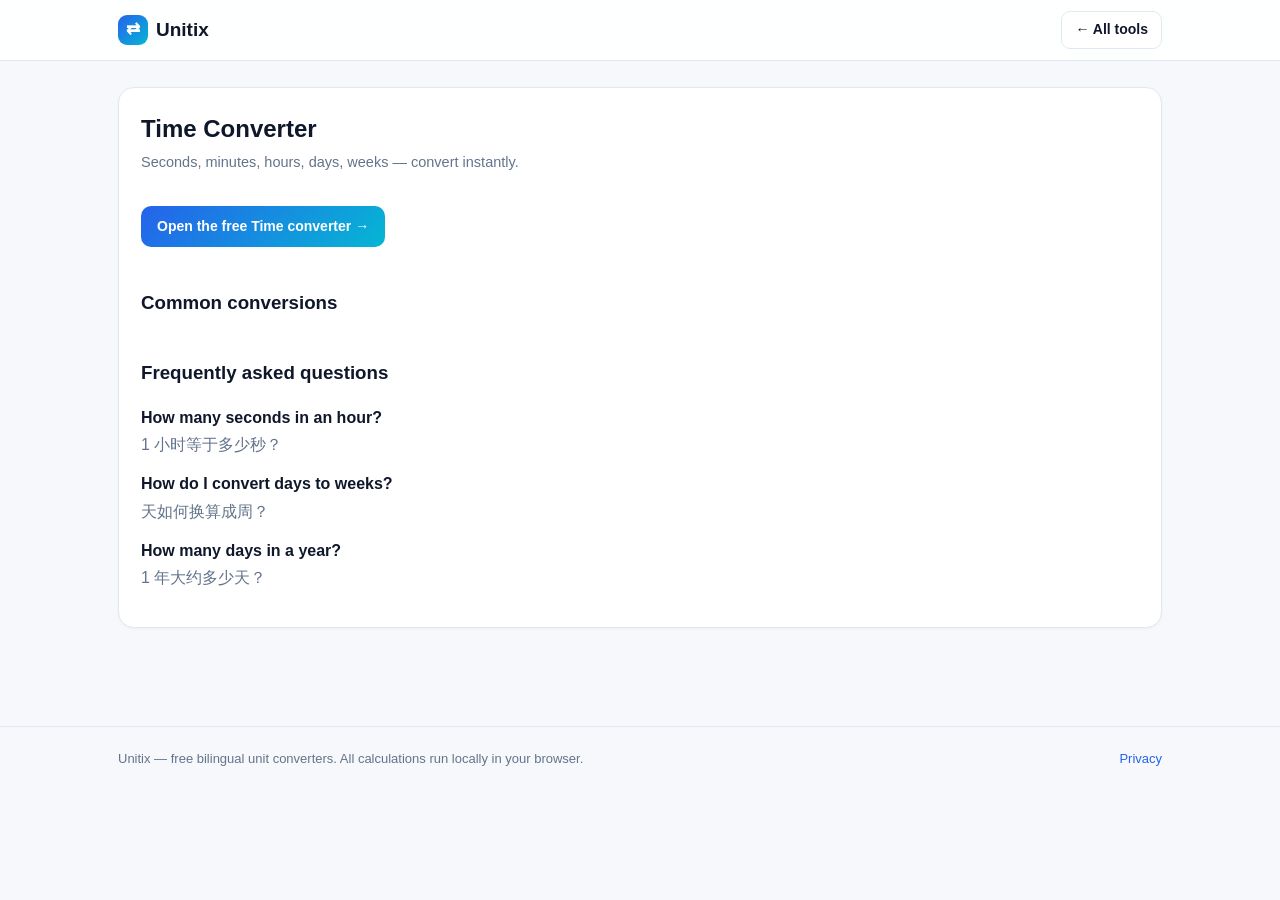
<file: tools/time.html>
<!DOCTYPE html>
<html lang="en" data-theme="light">
<head>
<meta charset="utf-8"/>
<meta name="viewport" content="width=device-width, initial-scale=1"/>
<title>Time Converter — Unitix</title>
<meta name="description" content="Seconds, minutes, hours, days, weeks — convert instantly."/>
<link rel="canonical" href="https://unitix.com/tools/time.html"/>
<link rel="alternate" hreflang="en" href="https://unitix.com/tools/time.html"/>
<link rel="alternate" hreflang="zh-CN" href="https://unitix.com/tools/time.html"/>
<link rel="alternate" hreflang="x-default" href="https://unitix.com/tools/time.html"/>
<meta property="og:title" content="Time Converter — Unitix"/>
<meta property="og:description" content="Seconds, minutes, hours, days, weeks — convert instantly."/>
<meta property="og:type" content="website"/>
<meta property="og:image" content="https://unitix.com/og-image.png"/>
<link rel="icon" type="image/svg+xml" href="../favicon.svg"/>
<link rel="stylesheet" href="../styles.css"/>
<!-- Google AdSense — Auto Ads mode (inert placeholder). Activate by replacing ca-pub-XXXXXXXXXXXXXX with your real publisher ID and removing the comment wrapper. -->
<!-- <script async src="https://pagead2.googlesyndication.com/pagead/js/adsbygoogle.js?client=ca-pub-XXXXXXXXXXXXXX" crossorigin="anonymous"></script> -->
<script type="application/ld+json">{"@context": "https://schema.org", "@type": "WebPage", "name": "Time Converter — Unitix", "description": "Seconds, minutes, hours, days, weeks — convert instantly.", "url": "https://unitix.com/tools/time.html", "inLanguage": ["en", "zh-CN"], "isPartOf": {"@type": "WebSite", "name": "Unitix", "url": "https://unitix.com/"}}</script>
<script type="application/ld+json">{"@context": "https://schema.org", "@type": "FAQPage", "inLanguage": ["en", "zh-CN"], "mainEntity": [{"@type": "Question", "name": "How many seconds in an hour?", "acceptedAnswer": {"@type": "Answer", "text": "1 小时等于多少秒？"}}, {"@type": "Question", "name": "How do I convert days to weeks?", "acceptedAnswer": {"@type": "Answer", "text": "天如何换算成周？"}}, {"@type": "Question", "name": "How many days in a year?", "acceptedAnswer": {"@type": "Answer", "text": "1 年大约多少天？"}}]}</script>
</head>
<body>
<header class="site-header"><div class="wrap nav">
  <a class="logo" href="../index.html"><span class="mark">⇄</span><span>Unitix</span></a>
  <span class="spacer"></span>
  <a class="toggle" href="../index.html">← <span data-i18n="all_tools">All tools</span></a>
</div></header>
<main class="wrap">
<section class="panel active" id="p-time">
  <h2 data-en="Time Converter" data-zh="时间换算器">Time Converter</h2>
  <p class="ptag" data-en="Seconds, minutes, hours, days, weeks — convert instantly." data-zh="秒、分、时、天、周——即时换算。">Seconds, minutes, hours, days, weeks — convert instantly.</p>
  <a class="btn" href="../index.html#p-time" style="margin:14px 0 22px;display:inline-block">Open the free Time converter →</a>
  <h3>Common conversions</h3>
  <table class="ctable ex"><tbody></tbody></table>
  <h3>Frequently asked questions</h3>
  <div class="faq"><div class="q"><strong>How many seconds in an hour?</strong><p>1 小时等于多少秒？</p></div><div class="q"><strong>How do I convert days to weeks?</strong><p>天如何换算成周？</p></div><div class="q"><strong>How many days in a year?</strong><p>1 年大约多少天？</p></div></div>
</section>
</main>
<footer><div class="wrap foot">
  <span data-i18n="footer_note">Unitix — free bilingual unit converters. All calculations run locally in your browser.</span>
  <span class="links"><a href="../privacy.html" data-i18n="privacy">Privacy</a></span>
</div></footer>
<script>window.UNITIX_CONV={"length": {"kind": "linear", "special": null, "from": "meter", "to": "foot", "units": [{"k": "kilometer", "en": "Kilometer", "zh": "千米", "f": 1000}, {"k": "meter", "en": "Meter", "zh": "米", "f": 1}, {"k": "decimeter", "en": "Decimeter", "zh": "分米", "f": 0.1}, {"k": "centimeter", "en": "Centimeter", "zh": "厘米", "f": 0.01}, {"k": "millimeter", "en": "Millimeter", "zh": "毫米", "f": 0.001}, {"k": "micrometer", "en": "Micrometer", "zh": "微米", "f": 1e-06}, {"k": "mile", "en": "Mile", "zh": "英里", "f": 1609.344}, {"k": "yard", "en": "Yard", "zh": "码", "f": 0.9144}, {"k": "foot", "en": "Foot", "zh": "英尺", "f": 0.3048}, {"k": "inch", "en": "Inch", "zh": "英寸", "f": 0.0254}, {"k": "nautical_mile", "en": "Nautical mile", "zh": "海里", "f": 1852}]}, "mass": {"kind": "linear", "special": null, "from": "kilogram", "to": "pound", "units": [{"k": "metric_ton", "en": "Metric ton", "zh": "公吨", "f": 1000}, {"k": "kilogram", "en": "Kilogram", "zh": "千克", "f": 1}, {"k": "gram", "en": "Gram", "zh": "克", "f": 0.001}, {"k": "milligram", "en": "Milligram", "zh": "毫克", "f": 1e-06}, {"k": "pound", "en": "Pound", "zh": "磅", "f": 0.45359237}, {"k": "ounce", "en": "Ounce", "zh": "盎司", "f": 0.028349523125}, {"k": "stone", "en": "Stone", "zh": "英石", "f": 6.35029318}, {"k": "us_ton", "en": "US ton", "zh": "美吨", "f": 907.18474}]}, "temperature": {"kind": "special", "special": "temperature", "from": "celsius", "to": "fahrenheit", "units": [{"k": "celsius", "en": "Celsius", "zh": "摄氏度", "f": 1}, {"k": "fahrenheit", "en": "Fahrenheit", "zh": "华氏度", "f": 1}, {"k": "kelvin", "en": "Kelvin", "zh": "开尔文", "f": 1}]}, "area": {"kind": "linear", "special": null, "from": "square_meter", "to": "square_foot", "units": [{"k": "sq_kilometer", "en": "Square kilometer", "zh": "平方千米", "f": 1000000.0}, {"k": "square_meter", "en": "Square meter", "zh": "平方米", "f": 1}, {"k": "square_centimeter", "en": "Square centimeter", "zh": "平方厘米", "f": 0.0001}, {"k": "hectare", "en": "Hectare", "zh": "公顷", "f": 10000}, {"k": "acre", "en": "Acre", "zh": "英亩", "f": 4046.8564224}, {"k": "square_foot", "en": "Square foot", "zh": "平方英尺", "f": 0.09290304}, {"k": "square_inch", "en": "Square inch", "zh": "平方英寸", "f": 0.00064516}, {"k": "square_mile", "en": "Square mile", "zh": "平方英里", "f": 2589988.110336}]}, "volume": {"kind": "linear", "special": null, "from": "liter", "to": "gallon_us", "units": [{"k": "cubic_meter", "en": "Cubic meter", "zh": "立方米", "f": 1000}, {"k": "liter", "en": "Liter", "zh": "升", "f": 1}, {"k": "milliliter", "en": "Milliliter", "zh": "毫升", "f": 0.001}, {"k": "gallon_us", "en": "Gallon (US)", "zh": "加仑(美)", "f": 3.785411784}, {"k": "quart_us", "en": "Quart (US)", "zh": "夸脱(美)", "f": 0.946352946}, {"k": "pint_us", "en": "Pint (US)", "zh": "品脱(美)", "f": 0.473176473}, {"k": "cup_us", "en": "Cup (US)", "zh": "杯(美)", "f": 0.2365882365}, {"k": "fluid_ounce_us", "en": "Fluid ounce (US)", "zh": "液量盎司(美)", "f": 0.0295735295625}, {"k": "tablespoon_us", "en": "Tablespoon (US)", "zh": "汤匙(美)", "f": 0.01478676478125}, {"k": "teaspoon_us", "en": "Teaspoon (US)", "zh": "茶匙(美)", "f": 0.00492892159375}, {"k": "cubic_foot", "en": "Cubic foot", "zh": "立方英尺", "f": 28.316846592}, {"k": "cubic_inch", "en": "Cubic inch", "zh": "立方英寸", "f": 0.016387064}]}, "speed": {"kind": "linear", "special": null, "from": "kmh", "to": "mph", "units": [{"k": "mps", "en": "Meter/second", "zh": "米/秒", "f": 1}, {"k": "kmh", "en": "Kilometer/hour", "zh": "千米/时", "f": 0.277777777777778}, {"k": "mph", "en": "Mile/hour", "zh": "英里/时", "f": 0.44704}, {"k": "fps", "en": "Foot/second", "zh": "英尺/秒", "f": 0.3048}, {"k": "knot", "en": "Knot", "zh": "节", "f": 0.514444444444444}, {"k": "mach", "en": "Mach", "zh": "马赫", "f": 340.29}]}, "time": {"kind": "linear", "special": null, "from": "hour", "to": "minute", "units": [{"k": "nanosecond", "en": "Nanosecond", "zh": "纳秒", "f": 1e-09}, {"k": "microsecond", "en": "Microsecond", "zh": "微秒", "f": 1e-06}, {"k": "millisecond", "en": "Millisecond", "zh": "毫秒", "f": 0.001}, {"k": "second", "en": "Second", "zh": "秒", "f": 1}, {"k": "minute", "en": "Minute", "zh": "分", "f": 60}, {"k": "hour", "en": "Hour", "zh": "时", "f": 3600}, {"k": "day", "en": "Day", "zh": "天", "f": 86400}, {"k": "week", "en": "Week", "zh": "周", "f": 604800}, {"k": "month", "en": "Month (avg)", "zh": "月(平均)", "f": 2629800}, {"k": "year", "en": "Year (avg)", "zh": "年(平均)", "f": 31557600}]}, "data": {"kind": "linear", "special": null, "from": "megabyte", "to": "gigabyte", "units": [{"k": "bit", "en": "Bit", "zh": "比特", "f": 0.125}, {"k": "byte", "en": "Byte", "zh": "字节", "f": 1}, {"k": "kilobit", "en": "Kilobit", "zh": "千比特", "f": 125}, {"k": "kibibit", "en": "Kibibit", "zh": "Kibibit", "f": 128}, {"k": "kilobyte", "en": "Kilobyte (KB)", "zh": "千字节(KB)", "f": 1000}, {"k": "kibibyte", "en": "Kibibyte (KiB)", "zh": "Kibibyte(KiB)", "f": 1024}, {"k": "megabyte", "en": "Megabyte (MB)", "zh": "兆字节(MB)", "f": 1000000.0}, {"k": "mebibyte", "en": "Mebibyte (MiB)", "zh": "Mebibyte(MiB)", "f": 1048576}, {"k": "gigabyte", "en": "Gigabyte (GB)", "zh": "吉字节(GB)", "f": 1000000000.0}, {"k": "gibibyte", "en": "Gibibyte (GiB)", "zh": "Gibibyte(GiB)", "f": 1073741824}, {"k": "terabyte", "en": "Terabyte (TB)", "zh": "太字节(TB)", "f": 1000000000000.0}, {"k": "tebibyte", "en": "Tebibyte (TiB)", "zh": "Tebibyte(TiB)", "f": 1099511627776}]}, "energy": {"kind": "linear", "special": null, "from": "kilojoule", "to": "kilocalorie", "units": [{"k": "joule", "en": "Joule", "zh": "焦耳", "f": 1}, {"k": "kilojoule", "en": "Kilojoule", "zh": "千焦", "f": 1000}, {"k": "calorie", "en": "Calorie", "zh": "卡路里", "f": 4.184}, {"k": "kilocalorie", "en": "Kilocalorie", "zh": "千卡", "f": 4184}, {"k": "watt_hour", "en": "Watt-hour", "zh": "瓦时", "f": 3600}, {"k": "kilowatt_hour", "en": "Kilowatt-hour", "zh": "千瓦时", "f": 3600000}, {"k": "btu", "en": "BTU", "zh": "英热单位", "f": 1055.05585262}, {"k": "electronvolt", "en": "Electronvolt", "zh": "电子伏特", "f": 1.602176634e-19}, {"k": "foot_pound", "en": "Foot-pound", "zh": "英尺·磅", "f": 1.3558179483314}]}, "pressure": {"kind": "linear", "special": null, "from": "bar", "to": "psi", "units": [{"k": "pascal", "en": "Pascal", "zh": "帕斯卡", "f": 1}, {"k": "kilopascal", "en": "Kilopascal", "zh": "千帕", "f": 1000}, {"k": "bar", "en": "Bar", "zh": "巴", "f": 100000}, {"k": "megapascal", "en": "Megapascal", "zh": "兆帕", "f": 1000000.0}, {"k": "psi", "en": "Pound/square inch", "zh": "磅/平方英寸", "f": 6894.757293168}, {"k": "atm", "en": "Atmosphere", "zh": "标准大气压", "f": 101325}, {"k": "mmhg", "en": "mmHg", "zh": "毫米汞柱", "f": 133.322387415}, {"k": "inhg", "en": "inHg", "zh": "英寸汞柱", "f": 3386.389}, {"k": "torr", "en": "Torr", "zh": "托", "f": 133.322368421}]}, "fuel": {"kind": "special", "special": "fuel", "from": "l100", "to": "mpg_us", "units": [{"k": "l100", "en": "L/100 km", "zh": "升/100公里", "f": 1}, {"k": "mpg_us", "en": "MPG (US)", "zh": "每加仑英里(美)", "f": 1}, {"k": "mpg_uk", "en": "MPG (UK)", "zh": "每加仑英里(英)", "f": 1}]}, "angle": {"kind": "linear", "special": null, "from": "degree", "to": "radian", "units": [{"k": "degree", "en": "Degree", "zh": "度", "f": 1}, {"k": "radian", "en": "Radian", "zh": "弧度", "f": 57.29577951308232}, {"k": "gradian", "en": "Gradian", "zh": "百分度", "f": 0.9}, {"k": "arcminute", "en": "Arcminute", "zh": "角分", "f": 0.016666666666666666}, {"k": "arcsecond", "en": "Arcsecond", "zh": "角秒", "f": 0.0002777777777777778}, {"k": "turn", "en": "Turn", "zh": "圈", "f": 360}, {"k": "milliradian", "en": "Milliradian", "zh": "毫弧度", "f": 0.0572957795130823}]}};window.UNITIX_I18N={"en": {"tagline": "Free unit converter — instant, accurate, no signup.", "all_tools": "All tools", "from": "From", "to": "To", "value": "Value", "result": "Result", "swap": "Swap", "copy": "Copy", "copied": "Copied!", "all_units": "All units", "open_full": "Open full toolkit →", "privacy": "Privacy", "theme": "Theme", "choose": "Choose a converter", "amazon_title": "Recommended tools", "disclosure": "As an Amazon Associate, Unitix earns from qualifying purchases.", "footer_note": "Unitix — free bilingual unit converters. All calculations run locally in your browser.", "last_updated": "Last updated"}, "zh": {"tagline": "免费单位换算器——即时、精准、无需注册。", "all_tools": "全部工具", "from": "从", "to": "到", "value": "数值", "result": "结果", "swap": "互换", "copy": "复制", "copied": "已复制！", "all_units": "全部单位", "open_full": "打开完整工具箱 →", "privacy": "隐私", "theme": "主题", "choose": "选择换算类别", "amazon_title": "推荐工具", "disclosure": "作为亚马逊联盟成员，Unitix 从合格购买中获得收益。", "footer_note": "Unitix——免费双语单位换算器。所有计算均在您的浏览器本地完成。", "last_updated": "最后更新"}};</script>
<script src="../app.js"></script>
</body>
</html>
</file>
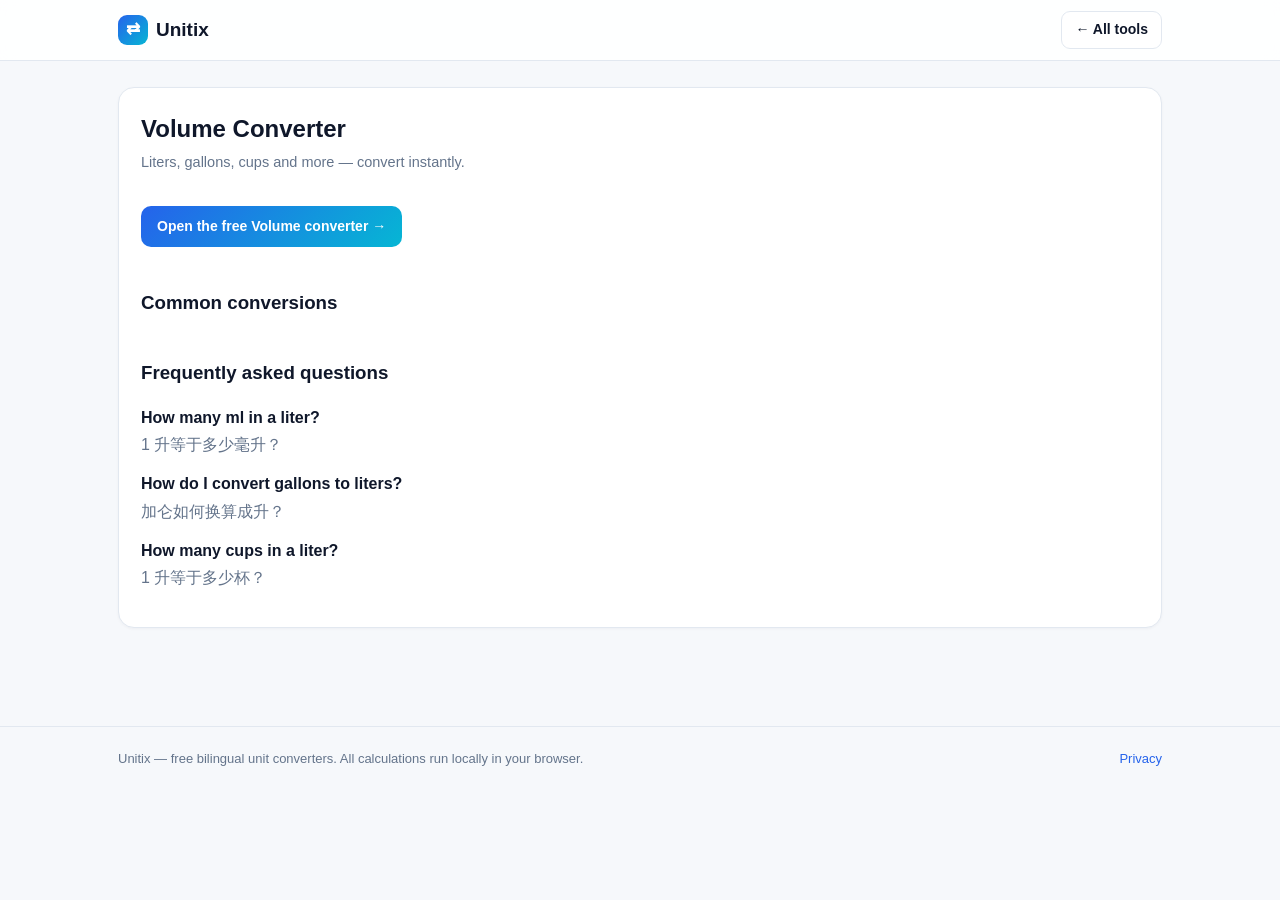
<file: tools/volume.html>
<!DOCTYPE html>
<html lang="en" data-theme="light">
<head>
<meta charset="utf-8"/>
<meta name="viewport" content="width=device-width, initial-scale=1"/>
<title>Volume Converter — Unitix</title>
<meta name="description" content="Liters, gallons, cups and more — convert instantly."/>
<link rel="canonical" href="https://unitix.com/tools/volume.html"/>
<link rel="alternate" hreflang="en" href="https://unitix.com/tools/volume.html"/>
<link rel="alternate" hreflang="zh-CN" href="https://unitix.com/tools/volume.html"/>
<link rel="alternate" hreflang="x-default" href="https://unitix.com/tools/volume.html"/>
<meta property="og:title" content="Volume Converter — Unitix"/>
<meta property="og:description" content="Liters, gallons, cups and more — convert instantly."/>
<meta property="og:type" content="website"/>
<meta property="og:image" content="https://unitix.com/og-image.png"/>
<link rel="icon" type="image/svg+xml" href="../favicon.svg"/>
<link rel="stylesheet" href="../styles.css"/>
<!-- Google AdSense — Auto Ads mode (inert placeholder). Activate by replacing ca-pub-XXXXXXXXXXXXXX with your real publisher ID and removing the comment wrapper. -->
<!-- <script async src="https://pagead2.googlesyndication.com/pagead/js/adsbygoogle.js?client=ca-pub-XXXXXXXXXXXXXX" crossorigin="anonymous"></script> -->
<script type="application/ld+json">{"@context": "https://schema.org", "@type": "WebPage", "name": "Volume Converter — Unitix", "description": "Liters, gallons, cups and more — convert instantly.", "url": "https://unitix.com/tools/volume.html", "inLanguage": ["en", "zh-CN"], "isPartOf": {"@type": "WebSite", "name": "Unitix", "url": "https://unitix.com/"}}</script>
<script type="application/ld+json">{"@context": "https://schema.org", "@type": "FAQPage", "inLanguage": ["en", "zh-CN"], "mainEntity": [{"@type": "Question", "name": "How many ml in a liter?", "acceptedAnswer": {"@type": "Answer", "text": "1 升等于多少毫升？"}}, {"@type": "Question", "name": "How do I convert gallons to liters?", "acceptedAnswer": {"@type": "Answer", "text": "加仑如何换算成升？"}}, {"@type": "Question", "name": "How many cups in a liter?", "acceptedAnswer": {"@type": "Answer", "text": "1 升等于多少杯？"}}]}</script>
</head>
<body>
<header class="site-header"><div class="wrap nav">
  <a class="logo" href="../index.html"><span class="mark">⇄</span><span>Unitix</span></a>
  <span class="spacer"></span>
  <a class="toggle" href="../index.html">← <span data-i18n="all_tools">All tools</span></a>
</div></header>
<main class="wrap">
<section class="panel active" id="p-volume">
  <h2 data-en="Volume Converter" data-zh="体积换算器">Volume Converter</h2>
  <p class="ptag" data-en="Liters, gallons, cups and more — convert instantly." data-zh="升、加仑、杯等——即时换算。">Liters, gallons, cups and more — convert instantly.</p>
  <a class="btn" href="../index.html#p-volume" style="margin:14px 0 22px;display:inline-block">Open the free Volume converter →</a>
  <h3>Common conversions</h3>
  <table class="ctable ex"><tbody></tbody></table>
  <h3>Frequently asked questions</h3>
  <div class="faq"><div class="q"><strong>How many ml in a liter?</strong><p>1 升等于多少毫升？</p></div><div class="q"><strong>How do I convert gallons to liters?</strong><p>加仑如何换算成升？</p></div><div class="q"><strong>How many cups in a liter?</strong><p>1 升等于多少杯？</p></div></div>
</section>
</main>
<footer><div class="wrap foot">
  <span data-i18n="footer_note">Unitix — free bilingual unit converters. All calculations run locally in your browser.</span>
  <span class="links"><a href="../privacy.html" data-i18n="privacy">Privacy</a></span>
</div></footer>
<script>window.UNITIX_CONV={"length": {"kind": "linear", "special": null, "from": "meter", "to": "foot", "units": [{"k": "kilometer", "en": "Kilometer", "zh": "千米", "f": 1000}, {"k": "meter", "en": "Meter", "zh": "米", "f": 1}, {"k": "decimeter", "en": "Decimeter", "zh": "分米", "f": 0.1}, {"k": "centimeter", "en": "Centimeter", "zh": "厘米", "f": 0.01}, {"k": "millimeter", "en": "Millimeter", "zh": "毫米", "f": 0.001}, {"k": "micrometer", "en": "Micrometer", "zh": "微米", "f": 1e-06}, {"k": "mile", "en": "Mile", "zh": "英里", "f": 1609.344}, {"k": "yard", "en": "Yard", "zh": "码", "f": 0.9144}, {"k": "foot", "en": "Foot", "zh": "英尺", "f": 0.3048}, {"k": "inch", "en": "Inch", "zh": "英寸", "f": 0.0254}, {"k": "nautical_mile", "en": "Nautical mile", "zh": "海里", "f": 1852}]}, "mass": {"kind": "linear", "special": null, "from": "kilogram", "to": "pound", "units": [{"k": "metric_ton", "en": "Metric ton", "zh": "公吨", "f": 1000}, {"k": "kilogram", "en": "Kilogram", "zh": "千克", "f": 1}, {"k": "gram", "en": "Gram", "zh": "克", "f": 0.001}, {"k": "milligram", "en": "Milligram", "zh": "毫克", "f": 1e-06}, {"k": "pound", "en": "Pound", "zh": "磅", "f": 0.45359237}, {"k": "ounce", "en": "Ounce", "zh": "盎司", "f": 0.028349523125}, {"k": "stone", "en": "Stone", "zh": "英石", "f": 6.35029318}, {"k": "us_ton", "en": "US ton", "zh": "美吨", "f": 907.18474}]}, "temperature": {"kind": "special", "special": "temperature", "from": "celsius", "to": "fahrenheit", "units": [{"k": "celsius", "en": "Celsius", "zh": "摄氏度", "f": 1}, {"k": "fahrenheit", "en": "Fahrenheit", "zh": "华氏度", "f": 1}, {"k": "kelvin", "en": "Kelvin", "zh": "开尔文", "f": 1}]}, "area": {"kind": "linear", "special": null, "from": "square_meter", "to": "square_foot", "units": [{"k": "sq_kilometer", "en": "Square kilometer", "zh": "平方千米", "f": 1000000.0}, {"k": "square_meter", "en": "Square meter", "zh": "平方米", "f": 1}, {"k": "square_centimeter", "en": "Square centimeter", "zh": "平方厘米", "f": 0.0001}, {"k": "hectare", "en": "Hectare", "zh": "公顷", "f": 10000}, {"k": "acre", "en": "Acre", "zh": "英亩", "f": 4046.8564224}, {"k": "square_foot", "en": "Square foot", "zh": "平方英尺", "f": 0.09290304}, {"k": "square_inch", "en": "Square inch", "zh": "平方英寸", "f": 0.00064516}, {"k": "square_mile", "en": "Square mile", "zh": "平方英里", "f": 2589988.110336}]}, "volume": {"kind": "linear", "special": null, "from": "liter", "to": "gallon_us", "units": [{"k": "cubic_meter", "en": "Cubic meter", "zh": "立方米", "f": 1000}, {"k": "liter", "en": "Liter", "zh": "升", "f": 1}, {"k": "milliliter", "en": "Milliliter", "zh": "毫升", "f": 0.001}, {"k": "gallon_us", "en": "Gallon (US)", "zh": "加仑(美)", "f": 3.785411784}, {"k": "quart_us", "en": "Quart (US)", "zh": "夸脱(美)", "f": 0.946352946}, {"k": "pint_us", "en": "Pint (US)", "zh": "品脱(美)", "f": 0.473176473}, {"k": "cup_us", "en": "Cup (US)", "zh": "杯(美)", "f": 0.2365882365}, {"k": "fluid_ounce_us", "en": "Fluid ounce (US)", "zh": "液量盎司(美)", "f": 0.0295735295625}, {"k": "tablespoon_us", "en": "Tablespoon (US)", "zh": "汤匙(美)", "f": 0.01478676478125}, {"k": "teaspoon_us", "en": "Teaspoon (US)", "zh": "茶匙(美)", "f": 0.00492892159375}, {"k": "cubic_foot", "en": "Cubic foot", "zh": "立方英尺", "f": 28.316846592}, {"k": "cubic_inch", "en": "Cubic inch", "zh": "立方英寸", "f": 0.016387064}]}, "speed": {"kind": "linear", "special": null, "from": "kmh", "to": "mph", "units": [{"k": "mps", "en": "Meter/second", "zh": "米/秒", "f": 1}, {"k": "kmh", "en": "Kilometer/hour", "zh": "千米/时", "f": 0.277777777777778}, {"k": "mph", "en": "Mile/hour", "zh": "英里/时", "f": 0.44704}, {"k": "fps", "en": "Foot/second", "zh": "英尺/秒", "f": 0.3048}, {"k": "knot", "en": "Knot", "zh": "节", "f": 0.514444444444444}, {"k": "mach", "en": "Mach", "zh": "马赫", "f": 340.29}]}, "time": {"kind": "linear", "special": null, "from": "hour", "to": "minute", "units": [{"k": "nanosecond", "en": "Nanosecond", "zh": "纳秒", "f": 1e-09}, {"k": "microsecond", "en": "Microsecond", "zh": "微秒", "f": 1e-06}, {"k": "millisecond", "en": "Millisecond", "zh": "毫秒", "f": 0.001}, {"k": "second", "en": "Second", "zh": "秒", "f": 1}, {"k": "minute", "en": "Minute", "zh": "分", "f": 60}, {"k": "hour", "en": "Hour", "zh": "时", "f": 3600}, {"k": "day", "en": "Day", "zh": "天", "f": 86400}, {"k": "week", "en": "Week", "zh": "周", "f": 604800}, {"k": "month", "en": "Month (avg)", "zh": "月(平均)", "f": 2629800}, {"k": "year", "en": "Year (avg)", "zh": "年(平均)", "f": 31557600}]}, "data": {"kind": "linear", "special": null, "from": "megabyte", "to": "gigabyte", "units": [{"k": "bit", "en": "Bit", "zh": "比特", "f": 0.125}, {"k": "byte", "en": "Byte", "zh": "字节", "f": 1}, {"k": "kilobit", "en": "Kilobit", "zh": "千比特", "f": 125}, {"k": "kibibit", "en": "Kibibit", "zh": "Kibibit", "f": 128}, {"k": "kilobyte", "en": "Kilobyte (KB)", "zh": "千字节(KB)", "f": 1000}, {"k": "kibibyte", "en": "Kibibyte (KiB)", "zh": "Kibibyte(KiB)", "f": 1024}, {"k": "megabyte", "en": "Megabyte (MB)", "zh": "兆字节(MB)", "f": 1000000.0}, {"k": "mebibyte", "en": "Mebibyte (MiB)", "zh": "Mebibyte(MiB)", "f": 1048576}, {"k": "gigabyte", "en": "Gigabyte (GB)", "zh": "吉字节(GB)", "f": 1000000000.0}, {"k": "gibibyte", "en": "Gibibyte (GiB)", "zh": "Gibibyte(GiB)", "f": 1073741824}, {"k": "terabyte", "en": "Terabyte (TB)", "zh": "太字节(TB)", "f": 1000000000000.0}, {"k": "tebibyte", "en": "Tebibyte (TiB)", "zh": "Tebibyte(TiB)", "f": 1099511627776}]}, "energy": {"kind": "linear", "special": null, "from": "kilojoule", "to": "kilocalorie", "units": [{"k": "joule", "en": "Joule", "zh": "焦耳", "f": 1}, {"k": "kilojoule", "en": "Kilojoule", "zh": "千焦", "f": 1000}, {"k": "calorie", "en": "Calorie", "zh": "卡路里", "f": 4.184}, {"k": "kilocalorie", "en": "Kilocalorie", "zh": "千卡", "f": 4184}, {"k": "watt_hour", "en": "Watt-hour", "zh": "瓦时", "f": 3600}, {"k": "kilowatt_hour", "en": "Kilowatt-hour", "zh": "千瓦时", "f": 3600000}, {"k": "btu", "en": "BTU", "zh": "英热单位", "f": 1055.05585262}, {"k": "electronvolt", "en": "Electronvolt", "zh": "电子伏特", "f": 1.602176634e-19}, {"k": "foot_pound", "en": "Foot-pound", "zh": "英尺·磅", "f": 1.3558179483314}]}, "pressure": {"kind": "linear", "special": null, "from": "bar", "to": "psi", "units": [{"k": "pascal", "en": "Pascal", "zh": "帕斯卡", "f": 1}, {"k": "kilopascal", "en": "Kilopascal", "zh": "千帕", "f": 1000}, {"k": "bar", "en": "Bar", "zh": "巴", "f": 100000}, {"k": "megapascal", "en": "Megapascal", "zh": "兆帕", "f": 1000000.0}, {"k": "psi", "en": "Pound/square inch", "zh": "磅/平方英寸", "f": 6894.757293168}, {"k": "atm", "en": "Atmosphere", "zh": "标准大气压", "f": 101325}, {"k": "mmhg", "en": "mmHg", "zh": "毫米汞柱", "f": 133.322387415}, {"k": "inhg", "en": "inHg", "zh": "英寸汞柱", "f": 3386.389}, {"k": "torr", "en": "Torr", "zh": "托", "f": 133.322368421}]}, "fuel": {"kind": "special", "special": "fuel", "from": "l100", "to": "mpg_us", "units": [{"k": "l100", "en": "L/100 km", "zh": "升/100公里", "f": 1}, {"k": "mpg_us", "en": "MPG (US)", "zh": "每加仑英里(美)", "f": 1}, {"k": "mpg_uk", "en": "MPG (UK)", "zh": "每加仑英里(英)", "f": 1}]}, "angle": {"kind": "linear", "special": null, "from": "degree", "to": "radian", "units": [{"k": "degree", "en": "Degree", "zh": "度", "f": 1}, {"k": "radian", "en": "Radian", "zh": "弧度", "f": 57.29577951308232}, {"k": "gradian", "en": "Gradian", "zh": "百分度", "f": 0.9}, {"k": "arcminute", "en": "Arcminute", "zh": "角分", "f": 0.016666666666666666}, {"k": "arcsecond", "en": "Arcsecond", "zh": "角秒", "f": 0.0002777777777777778}, {"k": "turn", "en": "Turn", "zh": "圈", "f": 360}, {"k": "milliradian", "en": "Milliradian", "zh": "毫弧度", "f": 0.0572957795130823}]}};window.UNITIX_I18N={"en": {"tagline": "Free unit converter — instant, accurate, no signup.", "all_tools": "All tools", "from": "From", "to": "To", "value": "Value", "result": "Result", "swap": "Swap", "copy": "Copy", "copied": "Copied!", "all_units": "All units", "open_full": "Open full toolkit →", "privacy": "Privacy", "theme": "Theme", "choose": "Choose a converter", "amazon_title": "Recommended tools", "disclosure": "As an Amazon Associate, Unitix earns from qualifying purchases.", "footer_note": "Unitix — free bilingual unit converters. All calculations run locally in your browser.", "last_updated": "Last updated"}, "zh": {"tagline": "免费单位换算器——即时、精准、无需注册。", "all_tools": "全部工具", "from": "从", "to": "到", "value": "数值", "result": "结果", "swap": "互换", "copy": "复制", "copied": "已复制！", "all_units": "全部单位", "open_full": "打开完整工具箱 →", "privacy": "隐私", "theme": "主题", "choose": "选择换算类别", "amazon_title": "推荐工具", "disclosure": "作为亚马逊联盟成员，Unitix 从合格购买中获得收益。", "footer_note": "Unitix——免费双语单位换算器。所有计算均在您的浏览器本地完成。", "last_updated": "最后更新"}};</script>
<script src="../app.js"></script>
</body>
</html>
</file>
<file: styles.css>
:root{
  --bg:#f6f8fb; --card:#ffffff; --ink:#0f172a; --muted:#64748b;
  --line:#e2e8f0; --accent:#2563eb; --accent2:#06b6d4; --hl:#eff6ff;
  --chip:#e0f2fe;
}
[data-theme="dark"]{
  --bg:#0b1120; --card:#111a2e; --ink:#e6edf7; --muted:#93a4bd;
  --line:#22304b; --accent:#3b82f6; --accent2:#22d3ee; --hl:#13233f; --chip:#0e2742;
}
*{box-sizing:border-box}
body{margin:0;font-family:-apple-system,BlinkMacSystemFont,"Segoe UI",Roboto,"PingFang SC","Microsoft YaHei",Helvetica,Arial,sans-serif;
  background:var(--bg);color:var(--ink);line-height:1.55;-webkit-font-smoothing:antialiased}
a{color:var(--accent);text-decoration:none}
.wrap{max-width:1080px;margin:0 auto;padding:0 18px}
.site-header{position:sticky;top:0;z-index:50;background:color-mix(in srgb,var(--card) 88%,transparent);
  backdrop-filter:blur(8px);border-bottom:1px solid var(--line)}
.nav{display:flex;align-items:center;gap:10px;height:60px}
.logo{display:flex;align-items:center;gap:8px;font-weight:700;font-size:19px;color:var(--ink)}
.logo .mark{display:inline-flex;align-items:center;justify-content:center;width:30px;height:30px;border-radius:9px;
  background:linear-gradient(135deg,var(--accent),var(--accent2));color:#fff;font-size:17px}
.spacer{flex:1}
.toggle{border:1px solid var(--line);background:var(--card);color:var(--ink);padding:7px 13px;border-radius:9px;
  cursor:pointer;font-size:14px;font-weight:600}
.toggle:hover{border-color:var(--accent)}
main.wrap{padding-top:26px;padding-bottom:50px}
.hero{text-align:center;padding:14px 0 22px}
.hero h1{font-size:clamp(24px,4vw,38px);margin:0 0 8px;background:linear-gradient(120deg,var(--accent),var(--accent2));
  -webkit-background-clip:text;background-clip:text;color:transparent}
.lead{color:var(--muted);margin:0;font-size:16px}
.tabs{display:grid;grid-template-columns:repeat(auto-fill,minmax(120px,1fr));gap:8px;margin:0 0 22px}
.tab{border:1px solid var(--line);background:var(--card);color:var(--ink);padding:10px 8px;border-radius:11px;cursor:pointer;
  font-size:13.5px;font-weight:600;text-align:center;transition:.15s}
.tab:hover{border-color:var(--accent)}
.tab.active{background:linear-gradient(135deg,var(--accent),var(--accent2));color:#fff;border-color:transparent}
.panels{position:relative}
.panel{display:none;background:var(--card);border:1px solid var(--line);border-radius:16px;padding:22px;margin-bottom:18px;
  box-shadow:0 1px 3px rgba(15,23,42,.04)}
.panel.active{display:block;animation:fade .25s ease}
@keyframes fade{from{opacity:0;transform:translateY(6px)}to{opacity:1;transform:none}}
.panel h2{margin:0 0 4px;font-size:22px}
.ptag{color:var(--muted);margin:0 0 18px;font-size:14.5px}
.conv{max-width:560px}
.crow{display:flex;gap:12px;margin-bottom:12px}
.field{flex:1;display:flex;flex-direction:column;gap:5px}
.field.grow{flex:2}
.field label{font-size:12.5px;font-weight:600;color:var(--muted);text-transform:uppercase;letter-spacing:.03em}
.field select,.field input{width:100%;padding:11px 12px;border:1px solid var(--line);border-radius:10px;background:var(--bg);
  color:var(--ink);font-size:15px;font-family:inherit}
.field input:focus,.field select:focus{outline:2px solid var(--accent);outline-offset:1px}
.swaprow{display:flex;gap:10px;justify-content:center;margin:-2px 0 12px}
.swap{border:1px solid var(--line);background:var(--card);color:var(--accent);width:42px;height:38px;border-radius:10px;
  cursor:pointer;font-size:18px}
.copy{border:1px solid var(--line);background:var(--card);color:var(--ink);padding:0 16px;height:38px;border-radius:10px;
  cursor:pointer;font-size:13.5px;font-weight:600}
.copy:hover{border-color:var(--accent)}
.res{display:flex;align-items:center;font-size:18px;font-weight:700;color:var(--accent);min-height:42px}
.tablewrap{margin-top:18px;border-top:1px solid var(--line);padding-top:14px}
.thdr{font-size:12.5px;font-weight:700;color:var(--muted);text-transform:uppercase;letter-spacing:.03em;margin-bottom:8px}
.ctable{width:100%;border-collapse:collapse;font-size:14px}
.ctable td{padding:7px 10px;border-bottom:1px solid var(--line)}
.ctable td:last-child{text-align:right;font-variant-numeric:tabular-nums;font-weight:600}
.ctable tr.hl td{background:var(--hl);color:var(--accent)}
.ctable.ex{margin:10px 0 22px}
.faq .q{margin:14px 0}
.faq .q strong{display:block;margin-bottom:3px}
.faq .q p{margin:0;color:var(--muted)}
.btn{display:inline-block;background:linear-gradient(135deg,var(--accent),var(--accent2));color:#fff;padding:10px 16px;
  border-radius:10px;font-weight:600;font-size:14px}
.az{background:var(--card);border:1px solid var(--line);border-radius:16px;padding:22px;margin:8px 0 24px}
.az h2{margin:0 0 14px;font-size:19px}
.az-grid{display:grid;grid-template-columns:repeat(auto-fill,minmax(190px,1fr));gap:12px}
.az-card{border:1px solid var(--line);border-radius:12px;padding:14px;background:var(--bg);transition:.15s}
.az-card:hover{border-color:var(--accent);transform:translateY(-2px)}
.az-ico{font-size:24px;margin-bottom:6px}
.az-name{font-weight:700;font-size:14.5px}
.az-desc{color:var(--muted);font-size:12.5px;margin-top:3px}
.az-disc{color:var(--muted);font-size:12px;margin-top:14px;font-style:italic}
footer{margin-top:30px;border-top:1px solid var(--line)}
.foot{display:flex;justify-content:space-between;align-items:center;padding:22px 18px;color:var(--muted);font-size:13px;gap:12px;flex-wrap:wrap}
.foot .links a{margin-left:14px}
.panel.active h2[data-en]{font-size:24px}
@media (max-width:560px){
  .crow{flex-direction:column;gap:8px}
  .tabs{grid-template-columns:repeat(auto-fill,minmax(100px,1fr))}
}
</file>
